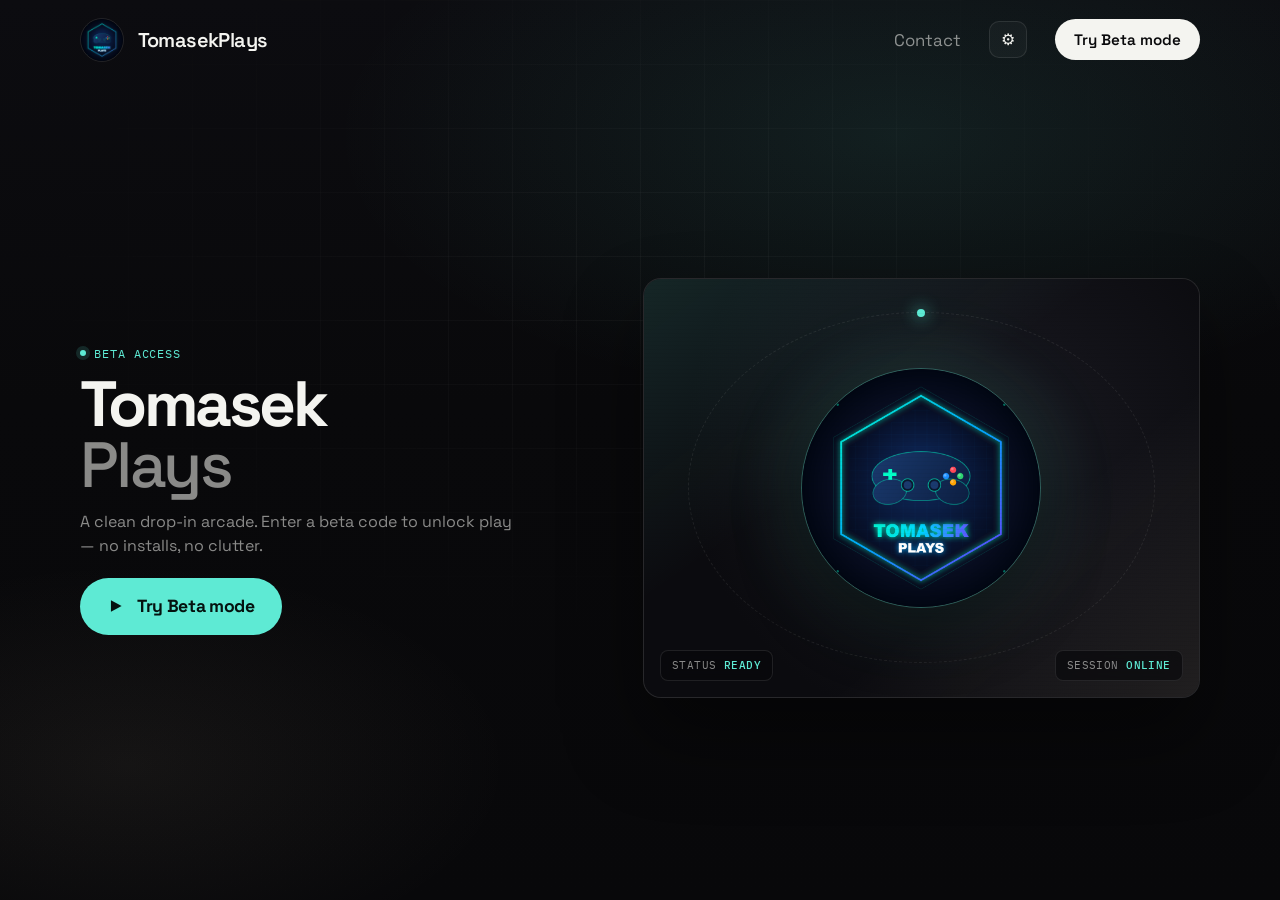
<file: index.html>
<!DOCTYPE html>
<html lang="en">
<head>
  <meta charset="UTF-8" />
  <meta name="viewport" content="width=device-width, initial-scale=1.0" />
  <title>TomasekPlays</title>
  <meta name="description" content="Tomasek Plays — jump in and play. Instant games, zero setup." />
  <link rel="icon" href="logo.png" type="image/png" />
  <link rel="preconnect" href="https://fonts.googleapis.com" />
  <link rel="preconnect" href="https://fonts.gstatic.com" crossorigin />
  <link href="https://fonts.googleapis.com/css2?family=Space+Grotesk:wght@400;500;600;700&family=IBM+Plex+Mono:wght@400;500&display=swap" rel="stylesheet" />
  <link rel="stylesheet" href="season.css" />
  <style>
    :root {
      --bg: #09090b;
      --bg-elevated: #111114;
      --ink: #f4f4f0;
      --muted: rgba(244, 244, 240, 0.55);
      --line: rgba(244, 244, 240, 0.1);
      --accent: #5eead4;
      --accent-dim: rgba(94, 234, 212, 0.14);
      --warm: #e8d5b7;
      --radius: 12px;
      --font: "Space Grotesk", system-ui, sans-serif;
      --mono: "IBM Plex Mono", ui-monospace, monospace;
    }

    * { box-sizing: border-box; margin: 0; padding: 0; }

    html, body {
      height: 100%;
      overflow: hidden;
    }

    body {
      font-family: var(--font);
      background: var(--bg);
      color: var(--ink);
      -webkit-font-smoothing: antialiased;
    }

    a { color: inherit; text-decoration: none; }

    /* Atmosphere */
    .atmosphere {
      position: fixed;
      inset: 0;
      pointer-events: none;
      z-index: 0;
      background:
        radial-gradient(ellipse 80% 55% at 70% 15%, rgba(94, 234, 212, 0.09), transparent 55%),
        radial-gradient(ellipse 60% 45% at 10% 85%, rgba(232, 213, 183, 0.06), transparent 50%),
        linear-gradient(180deg, #0c0c10 0%, var(--bg) 45%, #08080a 100%);
    }

    .grid-fade {
      position: fixed;
      inset: 0;
      pointer-events: none;
      z-index: 0;
      opacity: 0.35;
      background-image:
        linear-gradient(var(--line) 1px, transparent 1px),
        linear-gradient(90deg, var(--line) 1px, transparent 1px);
      background-size: 64px 64px;
      mask-image: radial-gradient(ellipse 70% 60% at 50% 30%, black 10%, transparent 70%);
      animation: gridDrift 28s linear infinite;
    }

    @keyframes gridDrift {
      from { background-position: 0 0, 0 0; }
      to { background-position: 0 64px, 64px 0; }
    }

    .wrap {
      position: relative;
      z-index: 1;
      width: min(1120px, calc(100% - 2.5rem));
      margin-inline: auto;
      height: 100%;
      display: flex;
      flex-direction: column;
    }

    main {
      flex: 1;
      min-height: 0;
      display: flex;
      flex-direction: column;
    }

    /* Nav */
    .nav {
      display: flex;
      align-items: center;
      justify-content: space-between;
      padding: 1.1rem 0;
      flex-shrink: 0;
      animation: rise 0.7s ease both;
    }

    .brand {
      display: inline-flex;
      align-items: center;
      gap: 0.85rem;
      font-weight: 600;
      letter-spacing: -0.03em;
      font-size: 1.25rem;
    }

    .brand img {
      width: 44px;
      height: 44px;
      border-radius: 50%;
      object-fit: cover;
      border: 1px solid var(--line);
      display: block;
      transition: transform 0.2s ease, box-shadow 0.2s ease;
    }

    .brand .yt-logo:hover img {
      transform: scale(1.06);
      box-shadow: 0 0 0 3px var(--accent-dim);
    }

    .nav-links {
      display: flex;
      align-items: center;
      gap: 1.75rem;
      font-size: 1.05rem;
      color: var(--muted);
    }

    .nav-links a:hover { color: var(--ink); }

    .nav-cta {
      display: inline-flex;
      align-items: center;
      gap: 0.45rem;
      padding: 0.7rem 1.2rem;
      border-radius: 999px;
      background: var(--ink);
      color: var(--bg);
      font-weight: 600;
      font-size: 0.95rem;
      border: none;
      cursor: pointer;
      font-family: inherit;
      transition: transform 0.2s ease, opacity 0.2s ease;
    }

    .nav-cta:hover { transform: translateY(-1px); opacity: 0.92; }

    button.btn-play {
      border: none;
      cursor: pointer;
      font-family: inherit;
    }

    /* Hero — one composition, one screen */
    .hero {
      flex: 1;
      min-height: 0;
      display: grid;
      grid-template-columns: 1fr 1.05fr;
      gap: 2rem;
      align-items: center;
      padding: 0.5rem 0 0.75rem;
    }

    .hero-copy {
      animation: rise 0.85s 0.08s ease both;
    }

    .eyebrow {
      display: inline-flex;
      align-items: center;
      gap: 0.5rem;
      font-family: var(--mono);
      font-size: 0.72rem;
      letter-spacing: 0.08em;
      text-transform: uppercase;
      color: var(--accent);
      margin-bottom: 0.85rem;
    }

    .eyebrow::before {
      content: "";
      width: 6px;
      height: 6px;
      border-radius: 50%;
      background: var(--accent);
      box-shadow: 0 0 0 4px var(--accent-dim);
      animation: pulseDot 2.2s ease-in-out infinite;
    }

    @keyframes pulseDot {
      0%, 100% { transform: scale(1); opacity: 1; }
      50% { transform: scale(0.85); opacity: 0.7; }
    }

    .brand-hero {
      font-size: clamp(2.4rem, 5.5vw, 4rem);
      font-weight: 700;
      letter-spacing: -0.055em;
      line-height: 0.95;
      margin-bottom: 0.85rem;
    }

    .brand-hero span {
      display: block;
      color: var(--muted);
      font-weight: 500;
      letter-spacing: -0.04em;
    }

    .lede {
      max-width: 28rem;
      font-size: 1rem;
      line-height: 1.5;
      color: var(--muted);
      margin-bottom: 1.25rem;
    }

    .cta-row {
      display: flex;
      flex-wrap: wrap;
      gap: 0.75rem;
      align-items: center;
    }

    .btn-play {
      display: inline-flex;
      align-items: center;
      gap: 0.65rem;
      padding: 0.9rem 1.35rem;
      border-radius: 999px;
      background: var(--accent);
      color: #04120f;
      font-weight: 700;
      font-size: 0.95rem;
      letter-spacing: -0.02em;
      transition: transform 0.2s ease, box-shadow 0.2s ease;
      box-shadow: 0 0 0 0 rgba(94, 234, 212, 0.35);
      animation: ctaGlow 3s ease-in-out infinite;
    }

    .cta-row .btn-play {
      padding: 1.1rem 1.7rem;
      font-size: 1.1rem;
      gap: 0.75rem;
    }

    .cta-row .btn-play svg { width: 18px; height: 18px; }

    .btn-play:hover {
      transform: translateY(-2px) scale(1.02);
      box-shadow: 0 12px 40px rgba(94, 234, 212, 0.25);
    }

    .btn-play svg { width: 16px; height: 16px; }

    @keyframes ctaGlow {
      0%, 100% { box-shadow: 0 0 0 0 rgba(94, 234, 212, 0.25); }
      50% { box-shadow: 0 0 0 8px rgba(94, 234, 212, 0); }
    }

    .btn-ghost {
      display: inline-flex;
      align-items: center;
      padding: 0.9rem 1.15rem;
      border-radius: 999px;
      border: 1px solid var(--line);
      background: transparent;
      color: var(--muted);
      font-size: 0.9rem;
      cursor: pointer;
      font-family: inherit;
      transition: color 0.2s ease, border-color 0.2s ease, background 0.2s ease;
    }

    .btn-ghost:hover {
      color: var(--ink);
      border-color: rgba(244, 244, 240, 0.25);
      background: rgba(255, 255, 255, 0.03);
    }

    .btn-cancel {
      display: inline-flex;
      align-items: center;
      justify-content: center;
      padding: 0.9rem 1.15rem;
      border-radius: 999px;
      border: 1px solid var(--line);
      background: rgba(255, 255, 255, 0.04);
      color: var(--muted);
      font-size: 0.9rem;
      font-weight: 500;
      cursor: pointer;
      font-family: inherit;
      transition: color 0.2s ease, border-color 0.2s ease, background 0.2s ease;
    }

    .btn-cancel:hover {
      color: var(--ink);
      background: rgba(255, 255, 255, 0.08);
    }

    .nav-link-btn {
      border: none;
      background: transparent;
      color: var(--muted);
      font: inherit;
      font-size: inherit;
      cursor: pointer;
      padding: 0;
    }

    .nav-link-btn:hover { color: var(--ink); }

    .nav-ico {
      border: 1px solid var(--line);
      background: rgba(255, 255, 255, 0.03);
      color: var(--ink);
      width: 2.35rem;
      height: 2.35rem;
      border-radius: 10px;
      cursor: pointer;
      font-size: 1rem;
      line-height: 1;
      display: inline-flex;
      align-items: center;
      justify-content: center;
      transition: background 0.2s ease, border-color 0.2s ease;
    }

    .nav-ico:hover {
      background: rgba(255, 255, 255, 0.07);
      border-color: rgba(244, 244, 240, 0.22);
    }

    .settings-row {
      display: flex;
      align-items: center;
      justify-content: space-between;
      gap: 1rem;
      padding: 0.85rem 0;
      border-top: 1px solid var(--line);
      border-bottom: 1px solid var(--line);
      margin-top: 0.75rem;
    }

    .settings-row span {
      display: block;
      font-weight: 600;
      font-size: 0.95rem;
    }

    .settings-row small {
      display: block;
      color: var(--muted);
      font-size: 0.78rem;
      margin-top: 0.15rem;
    }

    .settings-row select {
      font-family: inherit;
      font-size: 0.9rem;
      color: var(--ink);
      background: rgba(0, 0, 0, 0.35);
      border: 1px solid var(--line);
      border-radius: 8px;
      padding: 0.55rem 0.7rem;
      min-width: 9.5rem;
    }

    /* Visual stage */
    .hero-stage {
      position: relative;
      animation: rise 1s 0.18s ease both;
      isolation: isolate;
      min-height: 0;
      display: flex;
      align-items: center;
    }

    .hero-stage .stage-frame { width: 100%; }

    .stage-frame {
      position: relative;
      border-radius: 18px;
      overflow: hidden;
      border: 1px solid var(--line);
      background: var(--bg-elevated);
      height: min(52vh, 420px);
      max-height: 100%;
      aspect-ratio: auto;
      box-shadow:
        0 0 0 1px rgba(255, 255, 255, 0.03) inset,
        0 40px 80px rgba(0, 0, 0, 0.45);
    }

    .stage-bg {
      position: absolute;
      inset: 0;
      background:
        linear-gradient(145deg, rgba(94, 234, 212, 0.12), transparent 40%),
        linear-gradient(320deg, rgba(232, 213, 183, 0.1), transparent 35%),
        radial-gradient(circle at 60% 40%, #1a1a22 0%, #0b0b0f 70%);
    }

    .stage-scan {
      position: absolute;
      inset: 0;
      background: repeating-linear-gradient(
        0deg,
        transparent,
        transparent 3px,
        rgba(0, 0, 0, 0.08) 3px,
        rgba(0, 0, 0, 0.08) 4px
      );
      opacity: 0.4;
      pointer-events: none;
    }

    .logo-orb {
      position: absolute;
      top: 50%;
      left: 50%;
      width: min(58%, 240px);
      aspect-ratio: 1;
      transform: translate(-50%, -50%);
      border-radius: 50%;
      overflow: hidden;
      border: 1px solid rgba(94, 234, 212, 0.35);
      box-shadow:
        0 20px 60px rgba(0, 0, 0, 0.5),
        0 0 80px rgba(94, 234, 212, 0.2);
      animation: floatLogo 5.5s ease-in-out infinite;
    }

    .logo-orb img {
      width: 100%;
      height: 100%;
      object-fit: cover;
      display: block;
    }

    @keyframes floatLogo {
      0%, 100% { transform: translate(-50%, -50%); }
      50% { transform: translate(-50%, calc(-50% - 10px)); }
    }

    .hud {
      position: absolute;
      left: 1rem;
      right: 1rem;
      bottom: 1rem;
      display: flex;
      justify-content: space-between;
      gap: 0.75rem;
      font-family: var(--mono);
      font-size: 0.68rem;
      color: var(--muted);
      letter-spacing: 0.04em;
      text-transform: uppercase;
    }

    .hud-chip {
      padding: 0.45rem 0.7rem;
      border-radius: 8px;
      background: rgba(9, 9, 11, 0.65);
      border: 1px solid var(--line);
      backdrop-filter: blur(8px);
    }

    .hud-chip strong {
      color: var(--accent);
      font-weight: 500;
    }

    .orbit {
      position: absolute;
      inset: 8%;
      border: 1px dashed rgba(244, 244, 240, 0.08);
      border-radius: 50%;
      animation: spin 40s linear infinite;
      pointer-events: none;
    }

    .orbit::after {
      content: "";
      position: absolute;
      top: -4px;
      left: 50%;
      width: 8px;
      height: 8px;
      margin-left: -4px;
      border-radius: 50%;
      background: var(--accent);
      box-shadow: 0 0 16px var(--accent);
    }

    @keyframes spin {
      to { transform: rotate(360deg); }
    }

    .contact-email {
      display: flex;
      align-items: center;
      justify-content: space-between;
      gap: 0.75rem;
      flex-wrap: wrap;
      padding: 0.85rem 1rem;
      border-radius: 10px;
      border: 1px solid var(--line);
      background: rgba(0, 0, 0, 0.35);
      margin-bottom: 1rem;
      font-family: var(--mono);
      font-size: 0.85rem;
      color: var(--accent);
      word-break: break-all;
    }

    .copy-status {
      min-height: 1.2rem;
      margin-bottom: 0.75rem;
      font-size: 0.85rem;
      color: var(--accent);
    }

    @keyframes rise {
      from { opacity: 0; transform: translateY(16px); }
      to { opacity: 1; transform: translateY(0); }
    }

    /* Phone layout — specially tuned for small screens */
    body.is-phone {
      overflow: auto;
      height: auto;
      min-height: 100%;
      min-height: 100dvh;
      padding: env(safe-area-inset-top) env(safe-area-inset-right) env(safe-area-inset-bottom) env(safe-area-inset-left);
    }

    body.is-phone .wrap {
      width: min(100% - 1.25rem, 560px);
      height: auto;
      min-height: 100dvh;
    }

    body.is-phone .nav {
      padding: 0.85rem 0;
      gap: 0.5rem;
    }

    body.is-phone .brand { font-size: 1.05rem; gap: 0.55rem; }
    body.is-phone .brand img { width: 36px; height: 36px; }
    body.is-phone .nav-links { gap: 0.65rem; font-size: 0.9rem; }
    body.is-phone .nav-cta { padding: 0.55rem 0.85rem; font-size: 0.82rem; }
    body.is-phone .nav-ico { width: 2.1rem; height: 2.1rem; font-size: 0.9rem; }

    body.is-phone .hero {
      grid-template-columns: 1fr;
      grid-template-areas: "stage" "copy";
      gap: 1rem;
      padding: 0.35rem 0 1.25rem;
      align-items: start;
    }

    body.is-phone .hero-stage { grid-area: stage; order: -1; }
    body.is-phone .hero-copy { grid-area: copy; text-align: center; }

    body.is-phone .eyebrow { justify-content: center; margin-bottom: 0.55rem; font-size: 0.68rem; }
    body.is-phone .brand-hero { font-size: clamp(2.35rem, 11vw, 3.1rem); margin-bottom: 0.55rem; }
    body.is-phone .lede {
      margin-inline: auto;
      font-size: 0.95rem;
      margin-bottom: 1.1rem;
      max-width: 22rem;
    }

    body.is-phone .cta-row { justify-content: center; width: 100%; }
    body.is-phone .cta-row .btn-play {
      width: 100%;
      justify-content: center;
      padding: 1.05rem 1.25rem;
      font-size: 1.05rem;
      min-height: 52px;
    }

    body.is-phone .stage-frame {
      height: min(34vh, 240px);
      width: 100%;
      border-radius: 14px;
    }

    body.is-phone .logo-orb { width: min(46%, 140px); }
    body.is-phone .hud { font-size: 0.58rem; left: 0.65rem; right: 0.65rem; bottom: 0.65rem; }
    body.is-phone .hud-chip { padding: 0.35rem 0.5rem; }

    body.is-phone .beta-modal {
      width: min(100%, 420px);
      padding: 1.35rem;
      border-radius: 18px;
    }

    body.is-phone .beta-fields input {
      font-size: 1.15rem;
      padding: 0.9rem 1rem;
      min-height: 52px;
    }

    body.is-phone .beta-actions .btn-play,
    body.is-phone .beta-actions .btn-cancel {
      min-height: 48px;
      font-size: 0.95rem;
    }

    body.is-phone .device-pill {
      display: inline-flex;
    }

    .device-pill {
      display: none;
      align-items: center;
      gap: 0.35rem;
      font-family: var(--mono);
      font-size: 0.65rem;
      letter-spacing: 0.06em;
      text-transform: uppercase;
      color: var(--accent);
      border: 1px solid rgba(94, 234, 212, 0.3);
      background: var(--accent-dim);
      border-radius: 999px;
      padding: 0.3rem 0.55rem;
    }

    /* Narrow PC window still stacks, but keeps PC styling */
    @media (max-width: 860px) {
      body.is-pc {
        overflow: auto;
        height: auto;
        min-height: 100%;
        min-height: 100dvh;
      }
      body.is-pc .wrap { height: auto; min-height: 100dvh; }
      body.is-pc .hero {
        grid-template-columns: 1fr;
        gap: 1.25rem;
        padding: 0.75rem 0;
      }
      body.is-pc .brand-hero { font-size: clamp(2.2rem, 10vw, 3rem); }
      body.is-pc .stage-frame { height: min(38vh, 280px); width: 100%; }
    }

    /* Beta gate */
    .beta-overlay {
      position: fixed;
      inset: 0;
      z-index: 100;
      display: flex;
      align-items: center;
      justify-content: center;
      padding: 1.25rem;
      background: rgba(5, 5, 8, 0.72);
      backdrop-filter: blur(10px);
      opacity: 0;
      visibility: hidden;
      pointer-events: none;
      transition: opacity 0.35s ease, visibility 0.35s ease;
    }

    .beta-overlay.open {
      opacity: 1;
      visibility: visible;
      pointer-events: auto;
    }

    .beta-modal {
      width: min(420px, 100%);
      padding: 1.75rem;
      border-radius: 16px;
      border: 1px solid var(--line);
      background: linear-gradient(160deg, rgba(94, 234, 212, 0.08), transparent 42%), var(--bg-elevated);
      box-shadow: 0 30px 80px rgba(0, 0, 0, 0.55);
      transform: translateY(18px) scale(0.94);
      opacity: 0;
      transition: transform 0.45s cubic-bezier(0.22, 1, 0.36, 1), opacity 0.35s ease, border-color 0.3s ease, box-shadow 0.3s ease;
    }

    .beta-overlay.open .beta-modal {
      transform: translateY(0) scale(1);
      opacity: 1;
    }

    .beta-modal.shake {
      animation: modalShake 0.45s ease;
    }

    .beta-modal.unlock {
      animation: modalUnlock 0.85s cubic-bezier(0.22, 1, 0.36, 1) forwards;
      border-color: rgba(94, 234, 212, 0.65);
      box-shadow: 0 0 0 1px rgba(94, 234, 212, 0.25), 0 30px 80px rgba(94, 234, 212, 0.2);
    }

    .admin-shell {
      width: min(920px, 100%);
      max-height: min(92vh, 900px);
      overflow: auto;
      padding: 1.5rem 1.6rem 1.25rem;
      border-radius: 18px;
      border: 1px solid var(--line);
      background:
        radial-gradient(ellipse 70% 50% at 10% 0%, rgba(94, 234, 212, 0.12), transparent 55%),
        linear-gradient(165deg, #141418 0%, var(--bg-elevated) 55%, #0c0c10 100%);
      box-shadow: 0 40px 100px rgba(0, 0, 0, 0.6);
      transform: translateY(18px) scale(0.96);
      opacity: 0;
      transition: transform 0.45s cubic-bezier(0.22, 1, 0.36, 1), opacity 0.35s ease;
    }

    .beta-overlay.open .admin-shell {
      transform: translateY(0) scale(1);
      opacity: 1;
    }

    .admin-top {
      display: flex;
      align-items: flex-start;
      justify-content: space-between;
      gap: 1rem;
      margin-bottom: 1.25rem;
      padding-bottom: 1rem;
      border-bottom: 1px solid var(--line);
    }

    .admin-top h2 {
      font-size: clamp(1.6rem, 3vw, 2.1rem);
      letter-spacing: -0.04em;
      margin: 0 0 0.25rem;
    }

    .admin-top p {
      margin: 0;
      color: var(--muted);
      font-size: 0.92rem;
    }

    .admin-grid {
      display: grid;
      grid-template-columns: repeat(2, minmax(0, 1fr));
      gap: 1rem;
    }

    .admin-block {
      display: grid;
      gap: 0.65rem;
      padding: 1rem 1.05rem;
      border-radius: 12px;
      border: 1px solid var(--line);
      background: rgba(255, 255, 255, 0.02);
    }

    .admin-block h3 {
      font-size: 0.95rem;
      letter-spacing: -0.02em;
      font-weight: 600;
    }

    .admin-block label {
      display: grid;
      gap: 0.3rem;
      font-family: var(--mono);
      font-size: 0.65rem;
      letter-spacing: 0.06em;
      text-transform: uppercase;
      color: var(--muted);
    }

    .admin-block input {
      width: 100%;
      padding: 0.7rem 0.8rem;
      border-radius: 10px;
      border: 1px solid var(--line);
      background: rgba(0, 0, 0, 0.35);
      color: var(--ink);
      font-family: var(--font);
      font-size: 0.95rem;
    }

    .admin-block input:focus {
      outline: none;
      border-color: rgba(94, 234, 212, 0.55);
      box-shadow: 0 0 0 3px var(--accent-dim);
    }

    .admin-block .btn-play {
      justify-self: start;
      margin-top: 0.15rem;
    }

    .admin-status {
      min-height: 1.25rem;
      margin-top: 1rem;
      font-family: var(--mono);
      font-size: 0.78rem;
      color: var(--muted);
    }

    .admin-status.ok { color: var(--accent); }
    .admin-status.err { color: #f87171; }

    .install-steps {
      list-style: none;
      display: grid;
      gap: 0.75rem;
      margin: 0 0 1.15rem;
      padding: 0;
      counter-reset: step;
    }

    .install-steps li {
      position: relative;
      padding: 0.85rem 0.9rem 0.85rem 2.75rem;
      border-radius: 12px;
      border: 1px solid var(--line);
      background: rgba(255, 255, 255, 0.03);
      color: var(--ink);
      font-size: 0.95rem;
      line-height: 1.45;
    }

    .install-steps li::before {
      counter-increment: step;
      content: counter(step);
      position: absolute;
      left: 0.75rem;
      top: 0.85rem;
      width: 1.45rem;
      height: 1.45rem;
      border-radius: 999px;
      display: grid;
      place-items: center;
      font-family: var(--mono);
      font-size: 0.7rem;
      font-weight: 500;
      color: var(--accent);
      background: var(--accent-dim);
      border: 1px solid rgba(94, 234, 212, 0.3);
    }

    .install-steps strong {
      color: var(--accent);
      font-weight: 600;
    }

    @media (max-width: 720px) {
      .admin-grid { grid-template-columns: 1fr; }
      .admin-top { flex-direction: column; }
    }

    @keyframes modalShake {
      0%, 100% { transform: translateX(0); }
      20% { transform: translateX(-8px); }
      40% { transform: translateX(8px); }
      60% { transform: translateX(-6px); }
      80% { transform: translateX(4px); }
    }

    @keyframes modalUnlock {
      0% { transform: scale(1); }
      35% { transform: scale(1.04); }
      70% { transform: scale(0.98); opacity: 1; }
      100% { transform: scale(1.08); opacity: 0; }
    }

    .beta-overlay.closing {
      opacity: 0;
      transition: opacity 0.4s ease;
    }

    .beta-modal h2 {
      font-size: 1.35rem;
      letter-spacing: -0.03em;
      margin-bottom: 0.4rem;
    }

    .beta-modal > p {
      color: var(--muted);
      font-size: 0.92rem;
      line-height: 1.5;
      margin-bottom: 1.25rem;
    }

    .beta-fields {
      display: grid;
      gap: 0.75rem;
      margin-bottom: 1rem;
    }

    .beta-fields label {
      display: grid;
      gap: 0.35rem;
      font-family: var(--mono);
      font-size: 0.68rem;
      letter-spacing: 0.06em;
      text-transform: uppercase;
      color: var(--muted);
    }

    .beta-fields input {
      width: 100%;
      padding: 0.75rem 0.85rem;
      border-radius: 10px;
      border: 1px solid var(--line);
      background: rgba(0, 0, 0, 0.35);
      color: var(--ink);
      font-family: var(--mono);
      font-size: 1rem;
      letter-spacing: 0.12em;
      outline: none;
      transition: border-color 0.2s ease, box-shadow 0.2s ease, background 0.3s ease;
    }

    .beta-fields input:focus {
      border-color: rgba(94, 234, 212, 0.55);
      box-shadow: 0 0 0 3px var(--accent-dim);
    }

    .beta-fields input.ok {
      border-color: rgba(94, 234, 212, 0.8);
      background: rgba(94, 234, 212, 0.12);
      box-shadow: 0 0 0 4px var(--accent-dim);
      animation: codePulse 0.7s ease;
    }

    @keyframes codePulse {
      0% { transform: scale(1); }
      40% { transform: scale(1.03); }
      100% { transform: scale(1); }
    }

    .beta-error {
      min-height: 1.2rem;
      margin-bottom: 0.85rem;
      font-size: 0.85rem;
      color: #f87171;
    }

    .beta-error.ok-msg {
      color: var(--accent);
    }

    .beta-actions {
      display: flex;
      gap: 0.65rem;
      flex-wrap: wrap;
    }

    .beta-actions .btn-play,
    .beta-actions .btn-cancel {
      flex: 1;
      justify-content: center;
      min-width: 120px;
    }

    /* Fullscreen unlock flash after correct code */
    .unlock-flash {
      position: fixed;
      inset: 0;
      z-index: 120;
      pointer-events: none;
      opacity: 0;
      background:
        radial-gradient(circle at 50% 45%, rgba(94, 234, 212, 0.35), transparent 55%),
        rgba(9, 9, 11, 0.55);
    }

    .unlock-flash.go {
      animation: unlockFlash 0.9s ease forwards;
    }

    @keyframes unlockFlash {
      0% { opacity: 0; transform: scale(1.05); }
      35% { opacity: 1; transform: scale(1); }
      100% { opacity: 0; transform: scale(0.98); }
    }

    .unlock-badge {
      position: fixed;
      left: 50%;
      top: 46%;
      z-index: 121;
      transform: translate(-50%, -40%) scale(0.8);
      opacity: 0;
      pointer-events: none;
      font-family: var(--mono);
      font-size: 0.85rem;
      letter-spacing: 0.12em;
      text-transform: uppercase;
      color: var(--accent);
      padding: 0.85rem 1.25rem;
      border-radius: 999px;
      border: 1px solid rgba(94, 234, 212, 0.45);
      background: rgba(9, 9, 11, 0.85);
      box-shadow: 0 0 40px rgba(94, 234, 212, 0.25);
    }

    .unlock-badge.go {
      animation: unlockBadge 0.9s cubic-bezier(0.22, 1, 0.36, 1) forwards;
    }

    @keyframes unlockBadge {
      0% { opacity: 0; transform: translate(-50%, -40%) scale(0.8); }
      40% { opacity: 1; transform: translate(-50%, -50%) scale(1.05); }
      100% { opacity: 0; transform: translate(-50%, -60%) scale(1); }
    }

    /* Hidden apps — address bar always stays on tomasekplays.com */
    .app-frame {
      position: fixed;
      inset: 0;
      width: 100%;
      height: 100%;
      border: 0;
      z-index: 200;
      background: var(--bg);
      display: none;
    }

    body.app-open .app-frame { display: block; }
    body.app-open .atmosphere,
    body.app-open .grid-fade,
    body.app-open .wrap,
    body.app-open .unlock-flash,
    body.app-open .unlock-badge,
    body.app-open .beta-overlay:not(#adminGate) {
      display: none !important;
    }
    /* Admin GUI sits above the arcade iframe */
    body.app-open #adminGate {
      z-index: 300;
    }
  </style>
</head>
<body>
  <iframe class="app-frame" id="appFrame" title="TomasekPlays" src="about:blank" allow="fullscreen; gamepad; autoplay"></iframe>
  <div class="season-fx" id="seasonFx" aria-hidden="true"></div>
  <div class="atmosphere" aria-hidden="true"></div>
  <div class="grid-fade" aria-hidden="true"></div>

  <div class="wrap">
    <header class="nav">
      <div class="brand">
        <a class="yt-logo" href="https://www.youtube.com/@TomasekPlays" target="_blank" rel="noopener noreferrer" title="TomasekPlays on YouTube">
          <img src="logo.png" alt="TomasekPlays YouTube" width="44" height="44" />
        </a>
        <a href="/" id="brandTitle">TomasekPlays</a>
      </div>
      <nav class="nav-links" aria-label="Primary" data-i18n-aria="nav.primary">
        <span class="device-pill" id="devicePill">Phone</span>
        <button type="button" class="nav-link-btn" onclick="openContact()" data-i18n="nav.contact">Contact</button>
        <button type="button" class="nav-ico" id="openSettings" title="Settings" data-i18n-title="nav.settings" aria-label="Settings">⚙</button>
        <button type="button" class="nav-cta" onclick="openBetaGate()" data-i18n="nav.beta">Try Beta mode</button>
      </nav>
    </header>

    <main>
      <section class="hero" aria-labelledby="brand-title">
        <div class="hero-copy">
          <p class="eyebrow" data-i18n="hero.eyebrow">Beta access</p>
          <h1 class="brand-hero" id="brand-title">
            Tomasek
            <span>Plays</span>
          </h1>
          <p class="lede" data-i18n="hero.lede">
            A clean drop-in arcade. Enter a beta code to unlock play — no installs, no clutter.
          </p>
          <div class="cta-row">
            <button type="button" class="btn-play" onclick="openBetaGate()">
              <svg viewBox="0 0 16 16" fill="currentColor" aria-hidden="true">
                <path d="M3.5 2.8v10.4L13 8 3.5 2.8z" />
              </svg>
              <span data-i18n="hero.cta">Try Beta mode</span>
            </button>
          </div>
        </div>

        <div class="hero-stage" aria-hidden="true">
          <div class="stage-frame">
            <div class="stage-bg"></div>
            <div class="orbit"></div>
            <div class="logo-orb">
              <img src="logo.png" alt="" />
            </div>
            <div class="stage-scan"></div>
            <div class="hud">
              <span class="hud-chip"><span data-i18n="hud.status">status</span> <strong data-i18n="hud.ready">ready</strong></span>
              <span class="hud-chip"><span data-i18n="hud.session">session</span> <strong data-i18n="hud.online">online</strong></span>
            </div>
          </div>
        </div>
      </section>
    </main>
  </div>

  <div class="beta-overlay" id="settingsGate" role="dialog" aria-modal="true" aria-labelledby="settingsTitle">
    <div class="beta-modal" style="width:min(440px,100%)">
      <h2 id="settingsTitle" data-i18n="settings.title">Settings</h2>
      <p data-i18n="settings.lead">Saved on this device.</p>
      <div class="settings-row">
        <div>
          <span data-i18n="settings.lang">Language</span>
          <small data-i18n="settings.langHint">Site & arcade text</small>
        </div>
        <select id="langSelect"></select>
      </div>
      <div class="beta-actions" style="margin-top:1rem">
        <button type="button" class="btn-play" id="closeSettings" data-i18n="settings.done" style="flex:1;justify-content:center">Done</button>
      </div>
    </div>
  </div>

  <div class="beta-overlay" id="betaGate" role="dialog" aria-modal="true" aria-labelledby="betaTitle">
    <div class="beta-modal" id="betaModal">
      <h2 id="betaTitle" data-i18n="beta.title">Try Beta mode</h2>
      <p data-i18n="beta.lead">Enter a beta code to unlock the games.</p>
      <form class="beta-fields" id="betaForm" autocomplete="off" onsubmit="return submitBeta(event)">
        <label>
          <span data-i18n="beta.label">Beta code</span>
          <input id="betaCode" name="code" inputmode="numeric" maxlength="8" placeholder="Enter code" data-i18n-placeholder="beta.placeholder" required />
        </label>
        <p class="beta-error" id="betaError" aria-live="polite"></p>
        <div class="beta-actions">
          <button type="button" class="btn-cancel" onclick="closeBetaGate()" data-i18n="beta.cancel">Cancel</button>
          <button type="submit" class="btn-play" id="betaSubmit" data-i18n="beta.submit">Try Beta mode</button>
        </div>
      </form>
    </div>
  </div>

  <div class="unlock-flash" id="unlockFlash" aria-hidden="true"></div>
  <div class="unlock-badge" id="unlockBadge" aria-hidden="true" data-i18n="unlock.badge">Access unlocked</div>

  <div class="beta-overlay" id="contactGate" role="dialog" aria-modal="true" aria-labelledby="contactTitle">
    <div class="beta-modal">
      <h2 id="contactTitle" data-i18n="contact.title">Contact</h2>
      <p data-i18n="contact.lead">Business inquiries, collabs, or feedback.</p>
      <div class="contact-email" id="contactEmail">tomasekplays.business@outlook.com</div>
      <p class="copy-status" id="copyStatus" aria-live="polite"></p>
      <div class="beta-actions">
        <button type="button" class="btn-cancel" onclick="closeContact()" data-i18n="contact.close">Close</button>
        <button type="button" class="btn-play" id="copyBtn" onclick="copyContactEmail()" data-i18n="contact.copy">Copy to clipboard</button>
      </div>
    </div>
  </div>

  <div class="beta-overlay" id="redeemGate" role="dialog" aria-modal="true" aria-labelledby="redeemTitle">
    <div class="beta-modal" id="redeemModal">
      <h2 id="redeemTitle" data-i18n="redeem.title">Redeem</h2>
      <p data-i18n="redeem.lead">Enter a code.</p>
      <form class="beta-fields" id="redeemForm" autocomplete="off" onsubmit="return submitRedeem(event)">
        <label>
          <span data-i18n="redeem.label">Code</span>
          <input id="redeemCode" name="code" maxlength="32" placeholder="Enter code" data-i18n-placeholder="redeem.placeholder" autocapitalize="characters" autocomplete="off" spellcheck="false" required style="text-transform:uppercase" />
        </label>
        <p class="beta-error" id="redeemError" aria-live="polite"></p>
        <div class="beta-actions">
          <button type="button" class="btn-cancel" onclick="closeRedeemGate()" data-i18n="redeem.cancel">Cancel</button>
          <button type="submit" class="btn-play" id="redeemSubmit" data-i18n="redeem.submit">Redeem</button>
        </div>
      </form>
    </div>
  </div>

  <div class="beta-overlay" id="homescreenGate" role="dialog" aria-modal="true" aria-labelledby="homescreenTitle">
    <div class="beta-modal" id="homescreenModal" style="width:min(460px,100%)">
      <h2 id="homescreenTitle" data-i18n="hs.title">Add to Home Screen</h2>
      <p id="homescreenLead" data-i18n="hs.lead">Put TomasekPlays on your phone like an app.</p>
      <ol id="homescreenSteps" class="install-steps"></ol>
      <div class="beta-actions">
        <button type="button" class="btn-cancel" onclick="closeHomescreenGate()" data-i18n="hs.close">Close</button>
        <button type="button" class="btn-play" onclick="closeHomescreenGate()" data-i18n="hs.gotit">Got it</button>
      </div>
    </div>
  </div>

  <div class="beta-overlay" id="downloadHelpGate" role="dialog" aria-modal="true" aria-labelledby="downloadHelpTitle">
    <div class="beta-modal" id="downloadHelpModal" style="width:min(480px,100%)">
      <h2 id="downloadHelpTitle" data-i18n="dl.title">Owners download</h2>
      <p id="downloadHelpLead" data-i18n="dl.lead">Downloaded as a zip so Chrome won’t block it.</p>
      <ol class="install-steps">
        <li id="downloadHelpStep1">Open <strong id="downloadHelpFile">TomasekPlays-Owners.zip</strong> and extract it.</li>
        <li data-i18n-html="dl.2">Run <strong>TomasekPlays-Owners.exe</strong> inside the folder.</li>
        <li data-i18n-html="dl.3">If Windows asks → <strong>More info</strong> → <strong>Run anyway</strong>.</li>
      </ol>
      <div class="beta-actions">
        <button type="button" class="btn-cancel" onclick="closeDownloadHelp()" data-i18n="dl.close">Close</button>
        <button type="button" class="btn-play" onclick="closeDownloadHelp()" data-i18n="dl.gotit">Got it</button>
      </div>
    </div>
  </div>

  <div class="beta-overlay" id="adminGate" role="dialog" aria-modal="true" aria-labelledby="adminTitle">
    <div class="admin-shell" id="adminShell">
      <div class="admin-top">
        <div>
          <h2 id="adminTitle">Courier Town</h2>
          <p>Remote control — live servers</p>
        </div>
        <button type="button" class="btn-cancel" onclick="closeAdminGate()">Close</button>
      </div>
      <div class="admin-grid">
        <section class="admin-block">
          <h3>Announce</h3>
          <label>Message <input id="adminAnnounce" maxlength="200" placeholder="Message to all players" /></label>
          <button type="button" class="btn-play" onclick="adminSend('announce')">Send</button>
        </section>
        <section class="admin-block">
          <h3>Kick</h3>
          <label>Username <input id="adminKickUser" maxlength="40" placeholder="Player username" /></label>
          <label>Reason <input id="adminKickReason" maxlength="120" placeholder="Optional" /></label>
          <button type="button" class="btn-play" onclick="adminSend('kick')">Kick</button>
        </section>
        <section class="admin-block">
          <h3>Give cash</h3>
          <label>Username <input id="adminCashUser" maxlength="40" placeholder="Player username" /></label>
          <label>Amount <input id="adminCashAmount" type="number" min="1" max="1000000" placeholder="1000" /></label>
          <button type="button" class="btn-play" onclick="adminSend('giveCash')">Give</button>
        </section>
        <section class="admin-block">
          <h3>Restart servers</h3>
          <p style="margin:0;color:var(--muted);font-size:0.9rem;line-height:1.45">Soft-restarts all live Courier Town servers.</p>
          <button type="button" class="btn-play" onclick="adminSend('restart')">Restart</button>
        </section>
      </div>
      <p class="admin-status" id="adminStatus" aria-live="polite"></p>
    </div>
  </div>

  <script src="i18n.js"></script>
  <script>
    const BETA_CODES = ["4949", "148", "312"];
    const BETA_KEY = "tomasekBetaUnlocked";
    const CONTACT_EMAIL = "tomasekplays.business@outlook.com";
    const ADMIN_API = "https://tomasekplays-admin.tomasekplays.workers.dev";
    const ADMIN_TOKEN_KEY = "tomasekAdminToken";
    const I18n = window.TomasekI18n;
    function t(key, vars) { return I18n ? I18n.t(key, vars) : key; }
    const REDEEM_CODES = {
      ONE4EXES: {
        type: "download",
        href: "https://tomasekplays.com/downloads/TomasekPlays.zip",
        filename: "TomasekPlays.zip",
        okKey: "redeem.okDownload"
      },
      ONE4APP: {
        type: "homescreen",
        okKey: "redeem.okHomescreen"
      },
      CHRISTMAS: {
        type: "season"
      },
      ONE4BETAEXES: {
        type: "download",
        href: "https://tomasekplays.com/downloads/TomasekPlays-Owners.zip",
        filename: "TomasekPlays-Owners.zip",
        okKey: "redeem.okOwners",
        smartScreenHelp: true
      },
      MORSECODE: {
        type: "opentab",
        href: "morse.html",
        okKey: "redeem.okMorse"
      }
    };
    let betaBusy = false;
    let adminBusy = false;

    function detectDevice() {
      const ua = navigator.userAgent || "";
      const mobileUA = /Android|webOS|iPhone|iPod|BlackBerry|IEMobile|Opera Mini|Mobile/i.test(ua);
      const iPad = /iPad/i.test(ua) || (navigator.platform === "MacIntel" && navigator.maxTouchPoints > 1);
      const narrow = window.matchMedia("(max-width: 820px)").matches;
      const touch = navigator.maxTouchPoints > 0 || "ontouchstart" in window;
      // Phones (and phone-like narrow touch devices) get the special mobile layout
      if (mobileUA && !iPad) return "phone";
      if (touch && narrow && !iPad) return "phone";
      return "pc";
    }

    function applyDevice() {
      const kind = detectDevice();
      document.body.classList.toggle("is-phone", kind === "phone");
      document.body.classList.toggle("is-pc", kind === "pc");
      try { localStorage.setItem("tomasekDevice", kind === "phone" ? "mobile" : "pc"); } catch (_) {}
      const pill = document.getElementById("devicePill");
      if (pill) pill.textContent = kind === "phone" ? t("device.phone") : t("device.pc");
    }

    applyDevice();
    window.addEventListener("resize", () => { applyDevice(); });
    window.addEventListener("orientationchange", () => { applyDevice(); });

    function normalizeRedeemCode(raw) {
      return String(raw || "").toUpperCase().replace(/[^A-Z0-9]/g, "");
    }

    function forceRedeemCaps(input) {
      if (!input) return;
      const start = input.selectionStart;
      const end = input.selectionEnd;
      const next = String(input.value || "").toUpperCase();
      if (input.value !== next) {
        input.value = next;
        try { input.setSelectionRange(start, end); } catch (_) {}
      }
    }

    function openBetaGate() {
      if (betaBusy) return;
      if (sessionStorage.getItem(BETA_KEY) === "1") {
        playUnlockThenGo();
        return;
      }
      closeContact();
      closeRedeemGate();
      closeAdminGate();
      closeHomescreenGate();
      closeSettings();
      const gate = document.getElementById("betaGate");
      const modal = document.getElementById("betaModal");
      const err = document.getElementById("betaError");
      const input = document.getElementById("betaCode");
      err.textContent = "";
      err.classList.remove("ok-msg");
      input.classList.remove("ok");
      input.value = "";
      modal.classList.remove("shake", "unlock");
      gate.classList.remove("closing");
      gate.classList.add("open");
      setTimeout(() => input.focus(), 280);
    }

    function closeBetaGate() {
      if (betaBusy) return;
      const gate = document.getElementById("betaGate");
      gate.classList.remove("open");
    }

    function openRedeemGate() {
      if (betaBusy) return;
      closeBetaGate();
      closeContact();
      closeAdminGate();
      closeHomescreenGate();
      closeDownloadHelp();
      closeSettings();
      const gate = document.getElementById("redeemGate");
      const modal = document.getElementById("redeemModal");
      const err = document.getElementById("redeemError");
      const input = document.getElementById("redeemCode");
      err.textContent = "";
      err.classList.remove("ok-msg");
      input.classList.remove("ok");
      input.value = "";
      modal.classList.remove("shake", "unlock");
      document.getElementById("redeemSubmit").disabled = false;
      gate.classList.add("open");
      setTimeout(() => input.focus(), 280);
    }

    function closeRedeemGate() {
      document.getElementById("redeemGate").classList.remove("open");
    }

    function closeHomescreenGate() {
      document.getElementById("homescreenGate").classList.remove("open");
    }

    function closeDownloadHelp() {
      document.getElementById("downloadHelpGate").classList.remove("open");
    }

    function openDownloadHelp(filename) {
      closeRedeemGate();
      closeHomescreenGate();
      closeAdminGate();
      closeContact();
      const name = filename || "TomasekPlays.exe";
      const fileEl = document.getElementById("downloadHelpFile");
      if (fileEl) fileEl.textContent = name;
      const step1 = document.getElementById("downloadHelpStep1");
      if (step1) step1.innerHTML = t("dl.1", { file: name });
      document.getElementById("downloadHelpGate").classList.add("open");
    }

    function openHomescreenGuide() {
      closeRedeemGate();
      closeBetaGate();
      closeContact();
      closeAdminGate();

      const ua = navigator.userAgent || "";
      const isIOS = /iPhone|iPad|iPod/i.test(ua) || (navigator.platform === "MacIntel" && navigator.maxTouchPoints > 1);
      const isAndroid = /Android/i.test(ua);
      const lead = document.getElementById("homescreenLead");
      const steps = document.getElementById("homescreenSteps");

      if (isIOS) {
        lead.textContent = t("hs.iosLead");
        steps.innerHTML = `<li>${t("hs.ios.1")}</li><li>${t("hs.ios.2")}</li><li>${t("hs.ios.3")}</li><li>${t("hs.ios.4")}</li>`;
      } else if (isAndroid) {
        lead.textContent = t("hs.androidLead");
        steps.innerHTML = `<li>${t("hs.android.1")}</li><li>${t("hs.android.2")}</li><li>${t("hs.android.3")}</li><li>${t("hs.android.4")}</li>`;
      } else {
        lead.textContent = t("hs.otherLead");
        steps.innerHTML = `<li>${t("hs.other.1")}</li><li>${t("hs.other.2")}</li><li>${t("hs.other.3")}</li><li>${t("hs.other.4")}</li>`;
      }

      document.getElementById("homescreenGate").classList.add("open");
    }

    function closeAdminGate() {
      const gate = document.getElementById("adminGate");
      if (gate) gate.classList.remove("open");
    }

    function openAdminGate() {
      closeRedeemGate();
      closeBetaGate();
      closeContact();
      closeHomescreenGate();
      closeDownloadHelp();
      closeSettings();
      const status = document.getElementById("adminStatus");
      if (status) {
        status.textContent = "";
        status.className = "admin-status";
      }
      document.getElementById("adminGate").classList.add("open");
    }

    function runRedeemDownload(reward) {
      const err = document.getElementById("redeemError");
      const input = document.getElementById("redeemCode");
      const modal = document.getElementById("redeemModal");
      err.textContent = (reward.okKey ? t(reward.okKey) : reward.ok) || `Downloading ${reward.filename}…`;
      err.classList.add("ok-msg");
      input.classList.add("ok");
      modal.classList.add("unlock");
      document.getElementById("redeemSubmit").disabled = true;

      // Zip downloads avoid Chrome blocking .exe. Navigate so the browser treats it as a normal file save.
      const bust = `v=${Date.now()}`;
      const url = reward.href + (reward.href.indexOf("?") >= 0 ? "&" : "?") + bust;
      const a = document.createElement("a");
      a.href = url;
      a.download = reward.filename;
      a.rel = "noopener";
      document.body.appendChild(a);
      a.click();
      a.remove();
      // Fallback if the click is ignored
      setTimeout(() => {
        try {
          const iframe = document.createElement("iframe");
          iframe.style.display = "none";
          iframe.src = url;
          document.body.appendChild(iframe);
          setTimeout(() => iframe.remove(), 60000);
        } catch (_) {}
      }, 400);

      if (reward.smartScreenHelp) {
        setTimeout(() => openDownloadHelp(reward.filename), 700);
      } else {
        setTimeout(() => closeRedeemGate(), 1600);
      }
    }

    async function tryAdminAuth(code) {
      if (!ADMIN_API) {
        return { ok: false, reason: "not_configured" };
      }
      try {
        const res = await fetch(`${ADMIN_API.replace(/\/$/, "")}/auth`, {
          method: "POST",
          headers: { "Content-Type": "application/json" },
          body: JSON.stringify({ code })
        });
        const data = await res.json().catch(() => ({}));
        if (!res.ok || !data.token) {
          return { ok: false, reason: "wrong_code" };
        }
        sessionStorage.setItem(ADMIN_TOKEN_KEY, data.token);
        return { ok: true };
      } catch (_) {
        return { ok: false, reason: "network" };
      }
    }

    async function adminSend(action) {
      if (adminBusy) return;
      const status = document.getElementById("adminStatus");
      const token = sessionStorage.getItem(ADMIN_TOKEN_KEY);
      if (!ADMIN_API || !token) {
        status.className = "admin-status err";
        status.textContent = "Session expired. Redeem the code again.";
        return;
      }

      const body = { action };
      if (action === "announce") {
        body.text = document.getElementById("adminAnnounce").value.trim();
      } else if (action === "kick") {
        body.target = document.getElementById("adminKickUser").value.trim();
        body.text = document.getElementById("adminKickReason").value.trim();
      } else if (action === "giveCash") {
        body.target = document.getElementById("adminCashUser").value.trim();
        body.amount = Number(document.getElementById("adminCashAmount").value);
      } else if (action === "restart") {
        if (!confirm("Restart all Courier Town servers?")) return;
      }

      adminBusy = true;
      status.className = "admin-status";
      status.textContent = "Sending…";
      try {
        const res = await fetch(`${ADMIN_API.replace(/\/$/, "")}/command`, {
          method: "POST",
          headers: {
            "Content-Type": "application/json",
            Authorization: `Bearer ${token}`
          },
          body: JSON.stringify(body)
        });
        const data = await res.json().catch(() => ({}));
        if (!res.ok) {
          status.className = "admin-status err";
          status.textContent = data.error === "unknown_user"
            ? "Player not found."
            : data.error === "unauthorized"
              ? "Session expired. Redeem again."
              : `Failed (${data.error || res.status}).`;
          return;
        }
        status.className = "admin-status ok";
        status.textContent = action === "restart"
          ? "Restart requested."
          : "Sent to live servers.";
      } catch (_) {
        status.className = "admin-status err";
        status.textContent = "Network error.";
      } finally {
        adminBusy = false;
      }
    }

    function submitRedeem(event) {
      event.preventDefault();
      if (betaBusy) return false;

      const modal = document.getElementById("redeemModal");
      const err = document.getElementById("redeemError");
      const input = document.getElementById("redeemCode");
      forceRedeemCaps(input);
      const entered = normalizeRedeemCode(input.value);
      const reward = REDEEM_CODES[entered];

      if (reward && reward.type === "download") {
        runRedeemDownload(reward);
        return false;
      }

      if (reward && reward.type === "webapp") {
        err.textContent = reward.ok || "This website is the app — always updated.";
        err.classList.add("ok-msg");
        input.classList.add("ok");
        modal.classList.add("unlock");
        document.getElementById("redeemSubmit").disabled = true;
        setTimeout(() => {
          document.getElementById("redeemSubmit").disabled = false;
          closeRedeemGate();
        }, 1800);
        return false;
      }

      if (reward && reward.type === "homescreen") {
        err.textContent = reward.okKey ? t(reward.okKey) : reward.ok;
        err.classList.add("ok-msg");
        document.getElementById("redeemSubmit").disabled = true;
        setTimeout(() => {
          document.getElementById("redeemSubmit").disabled = false;
          openHomescreenGuide();
        }, 350);
        return false;
      }

      if (reward && reward.type === "opentab") {
        err.textContent = reward.okKey ? t(reward.okKey) : (reward.ok || "Opening…");
        err.classList.add("ok-msg");
        input.classList.add("ok");
        modal.classList.add("unlock");
        document.getElementById("redeemSubmit").disabled = true;
        // Open in the same user gesture so the browser doesn’t block the popup.
        let opened = null;
        try {
          opened = window.open(reward.href || "morse.html", "_blank", "noopener,noreferrer");
        } catch (_) {
          opened = null;
        }
        if (!opened) {
          location.href = reward.href || "morse.html";
          return false;
        }
        setTimeout(() => {
          document.getElementById("redeemSubmit").disabled = false;
          closeRedeemGate();
        }, 450);
        return false;
      }

      if (reward && reward.type === "season") {
        const season = window.TomasekSeason;
        const result = season ? season.handleRedeem(entered) : { ok: false, message: "Season module missing." };
        if (!result || !result.ok) {
          err.textContent = (result && result.message) || "Not available yet.";
          err.classList.remove("ok-msg");
          modal.classList.remove("shake");
          void modal.offsetWidth;
          modal.classList.add("shake");
          if (result && result.wait) {
            setTimeout(() => closeRedeemGate(), 400);
          }
          return false;
        }
        err.textContent = result.message;
        err.classList.add("ok-msg");
        document.getElementById("redeemSubmit").disabled = true;
        setTimeout(() => {
          document.getElementById("redeemSubmit").disabled = false;
          closeRedeemGate();
        }, 1400);
        return false;
      }

      document.getElementById("redeemSubmit").disabled = true;
      err.textContent = t("redeem.checking");
      err.classList.remove("ok-msg");
      tryAdminAuth(entered).then((result) => {
        document.getElementById("redeemSubmit").disabled = false;
        if (result.ok) {
          err.textContent = t("redeem.granted");
          err.classList.add("ok-msg");
          setTimeout(() => openAdminGate(), 350);
          return;
        }
        err.classList.remove("ok-msg");
        err.textContent = t("redeem.wrong");
        modal.classList.remove("shake");
        void modal.offsetWidth;
        modal.classList.add("shake");
      });
      return false;
    }

    (function bindRedeemCaps() {
      const input = document.getElementById("redeemCode");
      if (!input) return;
      const bump = () => forceRedeemCaps(input);
      input.addEventListener("input", bump);
      input.addEventListener("blur", bump);
    })();

    function openContact() {
      if (betaBusy) return;
      closeBetaGate();
      closeRedeemGate();
      closeAdminGate();
      closeHomescreenGate();
      closeSettings();
      document.getElementById("copyStatus").textContent = "";
      document.getElementById("contactGate").classList.add("open");
    }

    function closeContact() {
      document.getElementById("contactGate").classList.remove("open");
    }

    function openSettings() {
      if (betaBusy) return;
      closeBetaGate();
      closeContact();
      closeRedeemGate();
      closeAdminGate();
      closeHomescreenGate();
      closeDownloadHelp();
      if (I18n) I18n.fillLangSelect(document.getElementById("langSelect"));
      document.getElementById("settingsGate").classList.add("open");
    }

    function closeSettings() {
      document.getElementById("settingsGate").classList.remove("open");
    }

    async function copyContactEmail() {
      const status = document.getElementById("copyStatus");
      try {
        await navigator.clipboard.writeText(CONTACT_EMAIL);
        status.textContent = t("contact.copied");
      } catch (_) {
        const range = document.createRange();
        range.selectNodeContents(document.getElementById("contactEmail"));
        const sel = window.getSelection();
        sel.removeAllRanges();
        sel.addRange(range);
        status.textContent = t("contact.copyFail");
      }
    }

    function keepHomeUrl() {
      if (!location.protocol.startsWith("http")) return;
      // Owners desktop app: remember before stripping ?owners=1
      try {
        if (/[?&]owners=1(?:&|$)/.test(location.search || "")) {
          sessionStorage.setItem("tomasekOwnersApp", "1");
          window.TOMASEK_OWNERS = true;
        }
      } catch (_) {}
      // Hide index.html — address bar always shows tomasekplays.com/
      if (location.pathname !== "/" || location.search || location.hash) {
        history.replaceState(null, "", "/");
      }
    }

    function openHiddenApp(page) {
      const frame = document.getElementById("appFrame");
      // Always set .src so switching arcade ↔ controller reloads the page.
      frame.src = page;
      document.body.classList.add("app-open");
      keepHomeUrl();
    }

    // Arcade redeem can open the on-page admin GUI (same as home Redeem).
    window.addEventListener("message", (e) => {
      if (e.origin !== location.origin) return;
      if (!e.data || e.data.type !== "tomasekOpenAdmin") return;
      if (sessionStorage.getItem(ADMIN_TOKEN_KEY)) openAdminGate();
    });

    // Always normalize the public URL away from /index.html
    keepHomeUrl();

    function playUnlockThenGo() {
      betaBusy = true;
      const gate = document.getElementById("betaGate");
      const modal = document.getElementById("betaModal");
      const flash = document.getElementById("unlockFlash");
      const badge = document.getElementById("unlockBadge");
      const err = document.getElementById("betaError");
      const input = document.getElementById("betaCode");

      err.textContent = "Code accepted — unlocking…";
      err.classList.add("ok-msg");
      input.classList.add("ok");
      input.blur();
      document.getElementById("betaSubmit").disabled = true;

      modal.classList.remove("shake");
      modal.classList.add("unlock");
      gate.classList.add("closing");
      flash.classList.add("go");
      badge.classList.add("go");

      setTimeout(() => {
        openHiddenApp("games.html");
        betaBusy = false;
      }, 900);
    }

    // Direct controller URL visits never reopen the panel (no code ask) — only arcade bounce + redeem.
    try {
      sessionStorage.removeItem("tomasekOpenController");
      if (sessionStorage.getItem("tomasekOpenArcade") === "1") {
        sessionStorage.removeItem("tomasekOpenArcade");
        if (sessionStorage.getItem(BETA_KEY) === "1") openHiddenApp("games.html");
      } else if (sessionStorage.getItem(BETA_KEY) === "1") {
        openHiddenApp("games.html");
      }
    } catch (_) {}

    function submitBeta(event) {
      event.preventDefault();
      if (betaBusy) return false;

      const modal = document.getElementById("betaModal");
      const err = document.getElementById("betaError");
      const entered = document.getElementById("betaCode").value.trim();

      if (!BETA_CODES.includes(entered)) {
        err.textContent = t("beta.wrong");
        err.classList.remove("ok-msg");
        modal.classList.remove("shake");
        void modal.offsetWidth;
        modal.classList.add("shake");
        return false;
      }

      sessionStorage.setItem(BETA_KEY, "1");
      playUnlockThenGo();
      return false;
    }

    document.getElementById("brandTitle").addEventListener("click", (e) => {
      e.preventDefault();
      openRedeemGate();
    });

    document.getElementById("openSettings").addEventListener("click", openSettings);
    document.getElementById("closeSettings").addEventListener("click", closeSettings);
    document.getElementById("langSelect").addEventListener("change", () => {
      if (!I18n) return;
      I18n.setLang(document.getElementById("langSelect").value);
      applyDevice();
      I18n.fillLangSelect(document.getElementById("langSelect"));
    });

    document.getElementById("settingsGate").addEventListener("click", (e) => {
      if (e.target.id === "settingsGate") closeSettings();
    });

    document.getElementById("betaGate").addEventListener("click", (e) => {
      if (e.target.id === "betaGate") closeBetaGate();
    });

    document.getElementById("contactGate").addEventListener("click", (e) => {
      if (e.target.id === "contactGate") closeContact();
    });

    document.getElementById("redeemGate").addEventListener("click", (e) => {
      if (e.target.id === "redeemGate") closeRedeemGate();
    });

    document.getElementById("adminGate").addEventListener("click", (e) => {
      if (e.target.id === "adminGate") closeAdminGate();
    });

    document.getElementById("homescreenGate").addEventListener("click", (e) => {
      if (e.target.id === "homescreenGate") closeHomescreenGate();
    });

    document.getElementById("downloadHelpGate").addEventListener("click", (e) => {
      if (e.target.id === "downloadHelpGate") closeDownloadHelp();
    });

    document.addEventListener("keydown", (e) => {
      if (e.key === "Escape" && !betaBusy) {
        closeBetaGate();
        closeContact();
        closeRedeemGate();
        closeAdminGate();
        closeHomescreenGate();
        closeDownloadHelp();
        closeSettings();
      }
    });

    if (I18n) {
      I18n.apply();
      I18n.fillLangSelect(document.getElementById("langSelect"));
      I18n.onChange(() => applyDevice());
    }
  </script>
  <script src="season.js"></script>
</body>
</html>
</file>
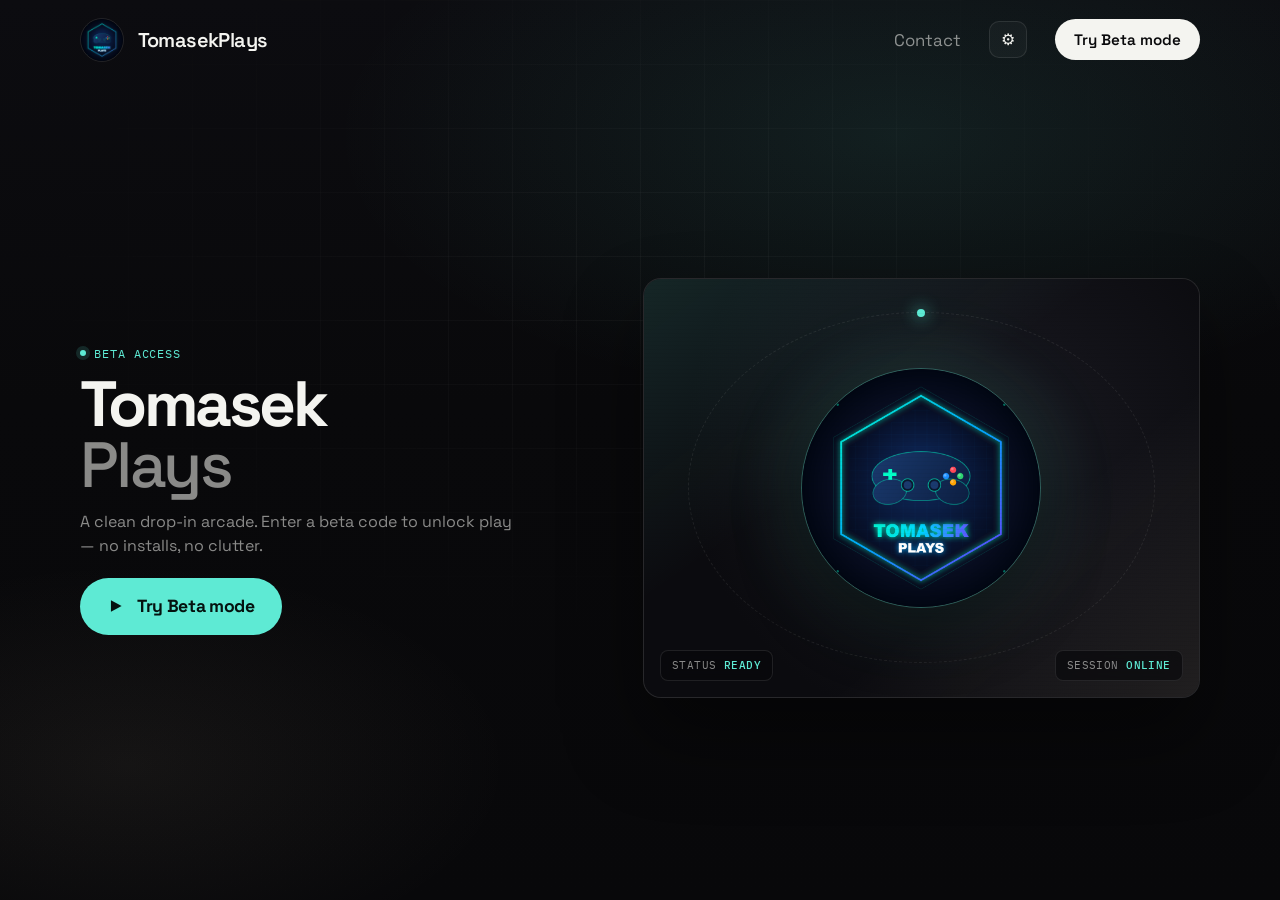
<file: contr0l2er9.html>
<!DOCTYPE html>
<html lang="en">
<head>
  <meta charset="UTF-8" />
  <meta name="robots" content="noindex, nofollow" />
  <meta http-equiv="refresh" content="0; url=/" />
  <title>TomasekPlays</title>
  <script>
    // Controller page removed — admin is the on-site Redeem GUI again.
    location.replace("/");
  </script>
</head>
<body></body>
</html>
</file>
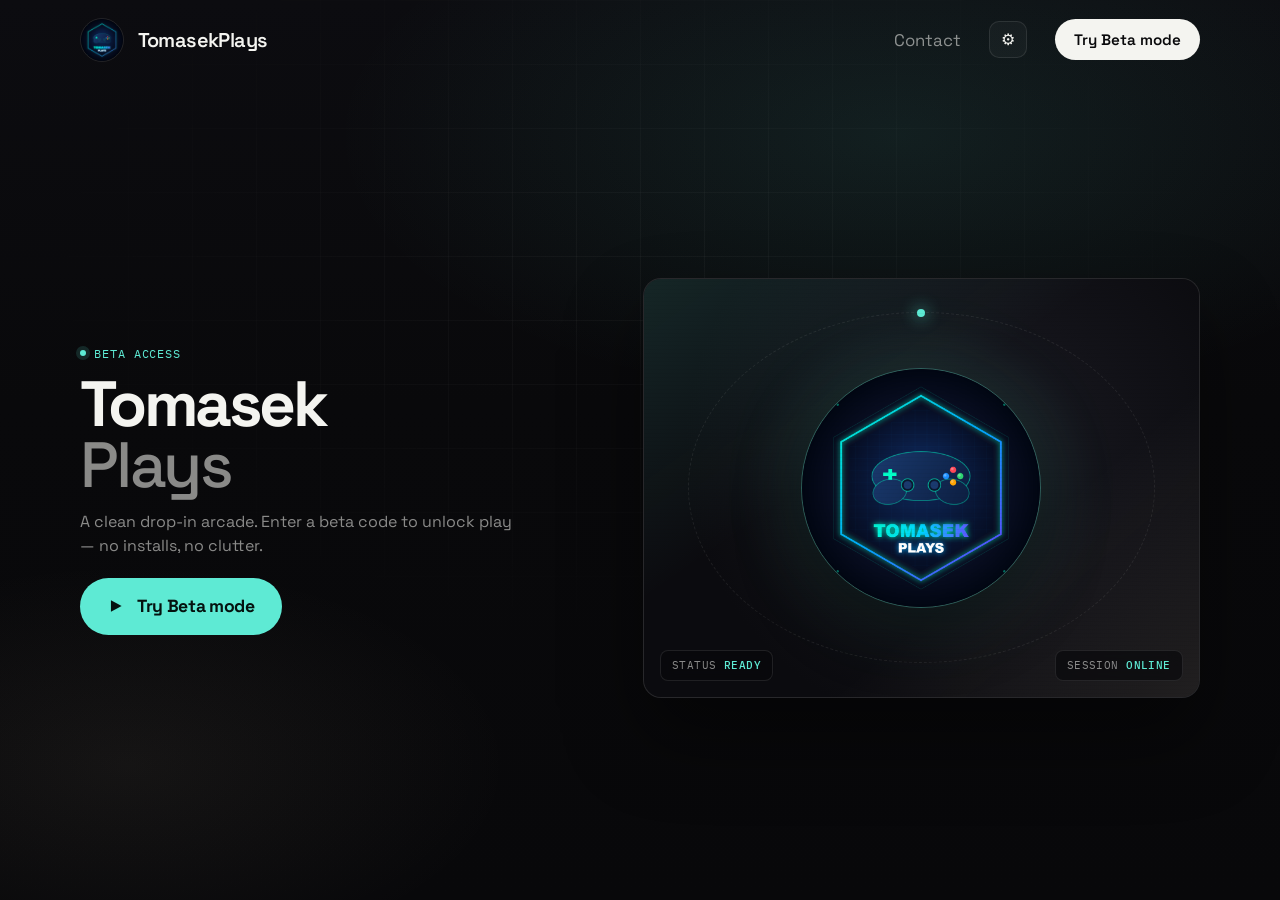
<file: controller.html>
<!DOCTYPE html>
<html lang="en">
<head>
  <meta charset="UTF-8" />
  <meta name="robots" content="noindex, nofollow" />
  <meta http-equiv="refresh" content="0; url=/" />
  <title>TomasekPlays</title>
  <script>
    // Always bounce home — no code prompt. Controller only opens via secret redeem on the main site.
    location.replace("/");
  </script>
</head>
<body></body>
</html>
</file>
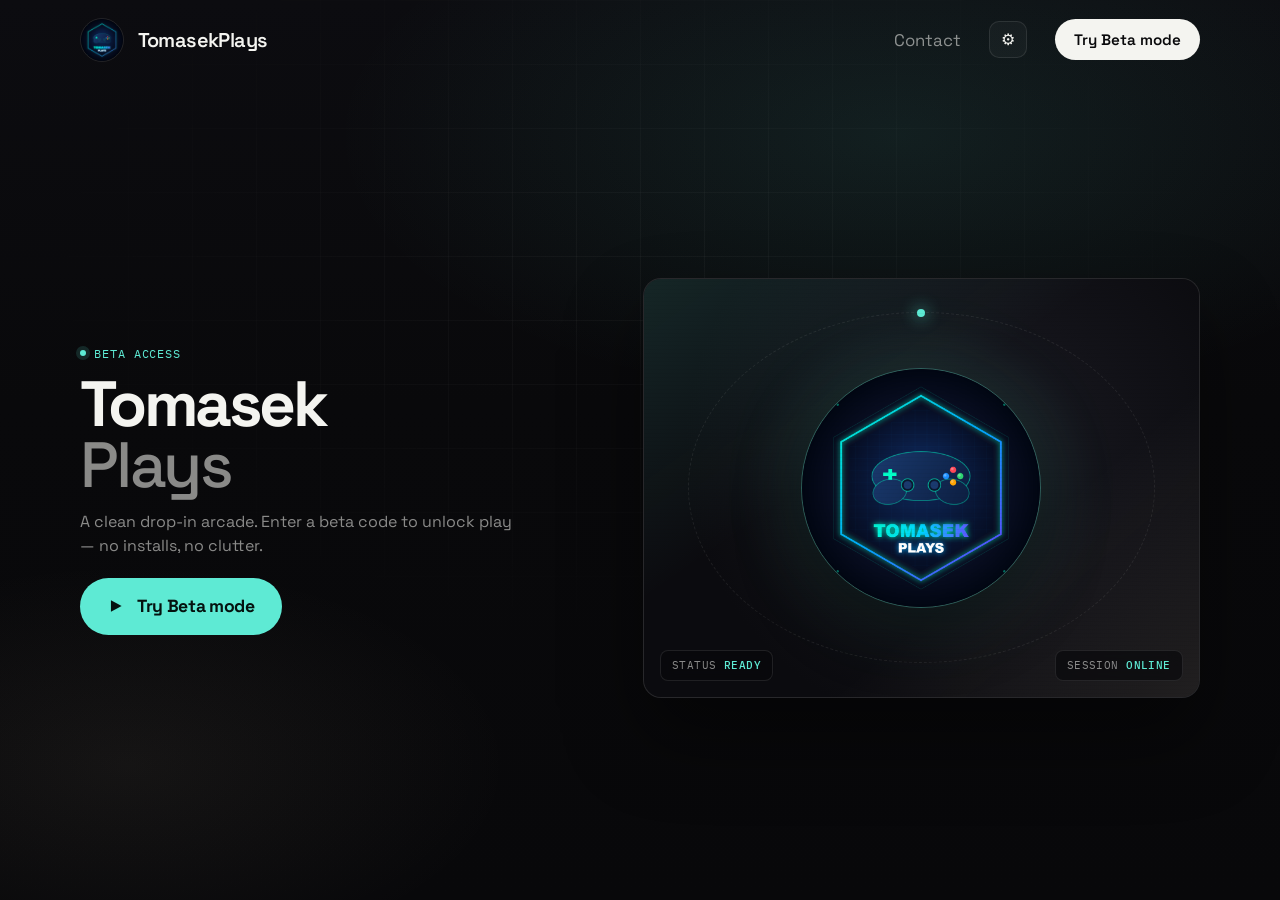
<file: games.html>
<!DOCTYPE html>
<html lang="en">
<head>
  <meta charset="UTF-8" />
  <meta id="viewportMeta" name="viewport" content="width=device-width, initial-scale=1.0" />
  <meta name="robots" content="noindex, nofollow" />
  <title>Arcade · Tomasek Plays</title>
  <link rel="icon" href="logo.png" type="image/png" />
  <script>
    // Never stay on /games.html — bounce to / (no code prompt on direct visit).
    (function () {
      try {
        if (window.top === window) {
          if (sessionStorage.getItem("tomasekBetaUnlocked") === "1") {
            sessionStorage.setItem("tomasekOpenArcade", "1");
          }
          location.replace("/");
          return;
        }
        if (sessionStorage.getItem("tomasekBetaUnlocked") !== "1") {
          window.top.location.replace("/");
        }
      } catch (_) {
        location.replace("/");
      }
    })();
  </script>
  <link rel="preconnect" href="https://fonts.googleapis.com" />
  <link rel="preconnect" href="https://fonts.gstatic.com" crossorigin />
  <link href="https://fonts.googleapis.com/css2?family=Space+Grotesk:wght@400;500;600;700&family=IBM+Plex+Mono:wght@400;500&display=swap" rel="stylesheet" />
  <link rel="stylesheet" href="season.css" />
  <style>
    :root {
      --bg: #09090b;
      --elev: #111114;
      --ink: #f4f4f0;
      --muted: rgba(244, 244, 240, 0.55);
      --line: rgba(244, 244, 240, 0.12);
      --accent: #5eead4;
      --accent-dim: rgba(94, 234, 212, 0.14);
      --font: "Space Grotesk", system-ui, sans-serif;
      --mono: "IBM Plex Mono", ui-monospace, monospace;
    }
    * { box-sizing: border-box; margin: 0; padding: 0; }
    html, body { height: 100%; }
    body {
      font-family: var(--font);
      background: var(--bg);
      color: var(--ink);
      -webkit-font-smoothing: antialiased;
      touch-action: manipulation;
    }
    button, input, select { font: inherit; color: inherit; }
    a { color: inherit; text-decoration: none; }

    .bg {
      position: fixed; inset: 0; z-index: 0; pointer-events: none;
      background:
        radial-gradient(ellipse 80% 50% at 70% 10%, rgba(94,234,212,.1), transparent 55%),
        radial-gradient(ellipse 50% 40% at 10% 90%, rgba(232,213,183,.06), transparent 50%),
        #09090b;
    }

    .screen { display: none; position: relative; z-index: 2; min-height: 100%; }
    .screen.on { display: block; }
    #player.on { display: flex; flex-direction: column; min-height: 100%; }

    .wrap { width: min(1100px, calc(100% - 2rem)); margin: 0 auto; }
    .gate { min-height: 100vh; display: grid; place-items: center; padding: 1.25rem; }

    .card {
      width: min(420px, 100%);
      padding: 1.6rem;
      border-radius: 16px;
      border: 1px solid var(--line);
      background: linear-gradient(160deg, rgba(94,234,212,.08), transparent 45%), var(--elev);
      box-shadow: 0 24px 60px rgba(0,0,0,.45);
    }
    .card h1 { font-size: 1.4rem; letter-spacing: -.03em; margin: .2rem 0 .4rem; }
    .card p { color: var(--muted); font-size: .92rem; line-height: 1.5; margin-bottom: 1rem; }
    .brand-row { display: flex; gap: .75rem; align-items: center; margin-bottom: .75rem; }
    .brand-row img { width: 42px; height: 42px; border-radius: 50%; border: 1px solid var(--line); }

    label.f { display: grid; gap: .35rem; margin-bottom: .8rem; font-family: var(--mono); font-size: .68rem; letter-spacing: .06em; text-transform: uppercase; color: var(--muted); }
    input, select {
      width: 100%; padding: .75rem .85rem; border-radius: 10px; border: 1px solid var(--line);
      background: rgba(0,0,0,.35); outline: none;
    }
    input:focus, select:focus { border-color: rgba(94,234,212,.5); box-shadow: 0 0 0 3px var(--accent-dim); }
    .err { color: #f87171; min-height: 1.1rem; font-size: .85rem; margin-bottom: .5rem; }
    .err.ok { color: var(--accent); }

    .btn {
      display: inline-flex; align-items: center; justify-content: center; gap: .4rem;
      border: none; cursor: pointer; border-radius: 999px; padding: .8rem 1.1rem; font-weight: 700;
    }
    .btn-a { background: var(--accent); color: #04120f; width: 100%; }
    .btn-g { background: transparent; border: 1px solid var(--line); color: var(--muted); }
    .btn-g:hover { color: var(--ink); }
    .btn:active { transform: scale(.98); }

    .devs { display: grid; grid-template-columns: 1fr 1fr; gap: .7rem; margin-bottom: 1rem; }
    .dev {
      padding: 1rem .7rem; border-radius: 14px; border: 1px solid var(--line);
      background: rgba(255,255,255,.02); cursor: pointer; text-align: center;
    }
    .dev strong { display: block; margin-bottom: .2rem; }
    .dev span { color: var(--muted); font-size: .75rem; }
    .dev.on { border-color: rgba(94,234,212,.55); background: var(--accent-dim); }

    .nav { display: flex; justify-content: space-between; align-items: center; gap: 1rem; padding: 1rem 0; flex-wrap: wrap; }
    .brand { display: inline-flex; align-items: center; gap: .65rem; font-weight: 600; }
    .brand img { width: 34px; height: 34px; border-radius: 50%; border: 1px solid var(--line); display: block; transition: transform .2s ease, box-shadow .2s ease; }
    .brand .yt-logo:hover img { transform: scale(1.06); box-shadow: 0 0 0 3px var(--accent-dim); }
    .nav-r { display: flex; gap: .5rem; align-items: center; flex-wrap: wrap; }
    .chip { font-family: var(--mono); font-size: .68rem; letter-spacing: .05em; text-transform: uppercase; padding: .4rem .65rem; border-radius: 999px; border: 1px solid var(--line); color: var(--muted); }
    .chip b { color: var(--accent); font-weight: 500; }
    .ico { width: 38px; height: 38px; border-radius: 50%; border: 1px solid var(--line); background: rgba(255,255,255,.03); cursor: pointer; }

    .head { margin: .25rem 0 1.25rem; }
    .head h2 { font-size: clamp(1.5rem, 4vw, 2.1rem); letter-spacing: -.04em; }
    .head p { color: var(--muted); margin-top: .35rem; max-width: 34rem; }

    .grid { display: grid; grid-template-columns: repeat(auto-fill, minmax(150px, 1fr)); gap: .8rem; padding-bottom: 2.5rem; }
    .gcard {
      text-align: left; padding: 1rem; min-height: 145px; border-radius: 14px; border: 1px solid var(--line);
      background: var(--elev); cursor: pointer; display: flex; flex-direction: column; justify-content: space-between;
    }
    .gcard:hover { border-color: rgba(94,234,212,.4); transform: translateY(-2px); }
    .gcard .e { font-size: 1.5rem; margin-bottom: .4rem; }
    .gcard h3 { font-size: .98rem; letter-spacing: -.02em; }
    .gcard p { color: var(--muted); font-size: .76rem; margin-top: .2rem; line-height: 1.35; }
    .gcard .m { margin-top: .7rem; font-family: var(--mono); font-size: .62rem; color: var(--accent); text-transform: uppercase; letter-spacing: .04em; }

    .pbar {
      display: flex; justify-content: space-between; gap: .75rem; flex-wrap: wrap; align-items: center;
      padding: .75rem 1rem; border-bottom: 1px solid var(--line); background: rgba(9,9,11,.9);
      position: sticky; top: 0; z-index: 5;
    }
    .pill { font-family: var(--mono); font-size: .78rem; color: var(--muted); border: 1px solid var(--line); border-radius: 999px; padding: .35rem .65rem; }
    .pill b { color: var(--accent); font-weight: 500; }

    .stage {
      flex: 1; display: flex; flex-direction: column; align-items: center; justify-content: center;
      padding: 1rem; gap: .75rem; width: 100%;
    }
    .canvas-wrap {
      width: min(100%, 420px);
      background: #0b0d12;
      border: 1px solid var(--line);
      border-radius: 16px;
      overflow: hidden;
      box-shadow: 0 20px 50px rgba(0,0,0,.4);
    }
    #cv {
      display: block;
      width: 100%;
      height: auto;
      vertical-align: top;
      touch-action: none;
      background: #0b0d12;
    }
    #dom {
      display: none;
      width: min(100%, 420px);
      min-height: 380px;
      padding: 1rem;
      border-radius: 16px;
      border: 1px solid var(--line);
      background: #0b0d12;
    }
    .hint { color: var(--muted); font-size: .82rem; text-align: center; max-width: 26rem; }

    .pad { display: none; width: min(100%, 420px); gap: .5rem; }
    body.is-mobile .pad { display: grid; }
    .pad.one { grid-template-columns: 1fr; }
    .pad.dir { grid-template-columns: repeat(3, 1fr); grid-template-rows: repeat(3, 54px); }
    .pad button {
      border: 1px solid var(--line); background: rgba(255,255,255,.05); border-radius: 12px;
      font-size: 1.1rem; font-weight: 700; cursor: pointer; min-height: 54px;
      -webkit-user-select: none; user-select: none; touch-action: manipulation;
    }
    .pad.dir .u { grid-column: 2; grid-row: 1; }
    .pad.dir .l { grid-column: 1; grid-row: 2; }
    .pad.dir .a { grid-column: 2; grid-row: 2; }
    .pad.dir .r { grid-column: 3; grid-row: 2; }
    .pad.dir .d { grid-column: 2; grid-row: 3; }

    .overlay {
      position: fixed; inset: 0; z-index: 40; display: none; place-items: center;
      padding: 1rem; background: rgba(5,5,8,.75); backdrop-filter: blur(8px);
    }
    .overlay.on { display: grid; }
    .row { display: flex; justify-content: space-between; align-items: center; gap: 1rem; padding: .7rem 0; border-bottom: 1px solid var(--line); }
    .row small { display: block; color: var(--muted); font-size: .75rem; }
    .tog { width: 46px; height: 26px; border-radius: 999px; border: 1px solid var(--line); background: rgba(255,255,255,.08); position: relative; cursor: pointer; }
    .tog.on { background: var(--accent); border-color: transparent; }
    .tog::after { content: ""; position: absolute; top: 2px; left: 2px; width: 20px; height: 20px; border-radius: 50%; background: #fff; transition: .15s; }
    .tog.on::after { transform: translateX(20px); background: #04120f; }

    .mem { display: grid; grid-template-columns: repeat(4, 1fr); gap: .45rem; }
    .mem button { aspect-ratio: 1; border-radius: 10px; border: 1px solid var(--line); background: #151820; font-size: 1.3rem; cursor: pointer; }
    .ttt { display: grid; grid-template-columns: repeat(3, 1fr); gap: .45rem; max-width: 300px; margin: 1rem auto; }
    .ttt button { aspect-ratio: 1; border-radius: 12px; border: 1px solid var(--line); background: #151820; font-size: 2rem; font-weight: 700; color: var(--accent); cursor: pointer; }
    .g2048 { display: grid; grid-template-columns: repeat(4, 1fr); gap: 6px; padding: 6px; background: #0f1218; border-radius: 12px; max-width: 340px; margin: 0 auto; }
    .g2048 div { aspect-ratio: 1; border-radius: 8px; display: grid; place-items: center; font-weight: 700; font-size: 1.25rem; background: #1a1f2a; }

    @media (max-width: 600px) {
      .grid { grid-template-columns: repeat(2, 1fr); }
    }

    /* Phone-special layout (auto-detected) */
    body.is-mobile {
      padding: env(safe-area-inset-top) env(safe-area-inset-right) env(safe-area-inset-bottom) env(safe-area-inset-left);
    }
    body.is-mobile .wrap { width: min(100% - 1rem, 1100px); }
    body.is-mobile .nav { padding: .85rem 0; gap: .5rem; }
    body.is-mobile .brand { font-size: .95rem; }
    body.is-mobile .head h2 { font-size: 1.45rem; }
    body.is-mobile .head p { font-size: .88rem; }
    body.is-mobile .grid {
      grid-template-columns: repeat(2, minmax(0, 1fr));
      gap: .65rem;
      padding-bottom: 5rem;
    }
    body.is-mobile .gcard {
      min-height: 128px;
      padding: .85rem;
      border-radius: 12px;
    }
    body.is-mobile .gcard .e { font-size: 1.25rem; }
    body.is-mobile .gcard h3 { font-size: .9rem; }
    body.is-mobile .gcard p { font-size: .7rem; }
    body.is-mobile .pbar {
      padding: .65rem .75rem;
      gap: .5rem;
      position: sticky;
      top: 0;
    }
    body.is-mobile .stage { padding: .65rem; gap: .55rem; }
    body.is-mobile .canvas-wrap,
    body.is-mobile #dom { width: min(100%, 100%); border-radius: 12px; }
    body.is-mobile #dom { min-height: 320px; padding: .75rem; }
    body.is-mobile .pad { width: 100%; }
    body.is-mobile .pad button { min-height: 58px; font-size: 1.15rem; border-radius: 14px; }
    body.is-mobile .card { padding: 1.25rem; border-radius: 18px; }
    body.is-mobile .btn { min-height: 48px; }
    body.is-mobile .btn-home { min-height: 40px; }
    body.is-mobile .nav-r { gap: .35rem; }
    body.is-mobile .chip { font-size: .62rem; padding: .35rem .5rem; }
    body.is-mobile #btnSwitch { display: none; }

    .btn-home {
      display: inline-flex; align-items: center; gap: .35rem;
      padding: .5rem .9rem; font-size: .82rem; border-radius: 999px;
      border: 1px solid var(--line); background: transparent; color: var(--muted); cursor: pointer;
    }
    .btn-home:hover { color: var(--ink); border-color: rgba(244,244,240,.25); }

    .fx {
      position: fixed; inset: 0; z-index: 200; pointer-events: none;
      opacity: 0; visibility: hidden;
      background:
        radial-gradient(circle at 50% 45%, rgba(94,234,212,.28), transparent 55%),
        rgba(9,9,11,.7);
    }
    .fx.go {
      visibility: visible;
      animation: fxFlash .75s ease forwards;
    }
    .fx.play {
      background:
        radial-gradient(circle at 50% 40%, rgba(94,234,212,.4), transparent 50%),
        rgba(5,5,8,.55);
    }
    @keyframes fxFlash {
      0% { opacity: 0; }
      40% { opacity: 1; }
      100% { opacity: 0; }
    }

    .fx-badge {
      position: fixed; left: 50%; top: 46%; z-index: 201;
      transform: translate(-50%, -40%) scale(.85);
      opacity: 0; visibility: hidden; pointer-events: none;
      font-family: var(--mono); font-size: .8rem; letter-spacing: .1em; text-transform: uppercase;
      color: var(--accent); padding: .8rem 1.2rem; border-radius: 999px;
      border: 1px solid rgba(94,234,212,.45); background: rgba(9,9,11,.88);
      box-shadow: 0 0 40px rgba(94,234,212,.22);
    }
    .fx-badge.go {
      visibility: visible;
      animation: fxBadge .75s cubic-bezier(.22,1,.36,1) forwards;
    }
    @keyframes fxBadge {
      0% { opacity: 0; transform: translate(-50%, -40%) scale(.85); }
      40% { opacity: 1; transform: translate(-50%, -50%) scale(1.05); }
      100% { opacity: 0; transform: translate(-50%, -58%) scale(1); }
    }

    .overlay .card.launch-out {
      animation: launchOut .45s ease forwards;
    }
    @keyframes launchOut {
      0% { transform: scale(1); opacity: 1; }
      100% { transform: scale(1.06); opacity: 0; }
    }

    .screen.fade-out {
      animation: screenOut .4s ease forwards;
    }
    @keyframes screenOut {
      to { opacity: 0; transform: translateY(10px); }
    }
  </style>
</head>
<body>
  <div class="season-fx" id="seasonFx" aria-hidden="true"></div>
  <div class="bg"></div>
  <div class="fx" id="fx" aria-hidden="true"></div>
  <div class="fx-badge" id="fxBadge" aria-hidden="true"></div>

  <section class="screen on" id="beta">
    <div class="gate">
      <div class="card">
        <div class="brand-row">
          <img src="logo.png" alt="" />
          <div><strong>Tomasek Plays</strong><div style="color:var(--muted);font-size:.8rem" data-i18n="beta.arcadeTag">Arcade beta</div></div>
        </div>
        <h1 data-i18n="beta.title">Try Beta mode</h1>
        <p data-i18n="beta.arcadeLead">Enter a beta code to unlock the arcade.</p>
        <form id="betaForm">
          <label class="f"><span data-i18n="beta.label">Beta code</span> <input id="betaCode" maxlength="8" inputmode="numeric" placeholder="Enter code" data-i18n-placeholder="beta.placeholder" autocomplete="off" required /></label>
          <p class="err" id="betaErr"></p>
          <button class="btn btn-a" type="submit" data-i18n="beta.submit">Try Beta mode</button>
        </form>
      </div>
    </div>
  </section>

  <section class="screen" id="device">
    <div class="gate">
      <div class="card">
        <h1 data-i18n="device.title">Choose your setup</h1>
        <p data-i18n="device.lead">Auto-detects phone or PC. You can override here anytime.</p>
        <div class="devs">
          <button type="button" class="dev on" data-d="pc"><strong data-i18n="device.pcStrong">PC</strong><span data-i18n="device.pcHint">Keyboard · zoom ok</span></button>
          <button type="button" class="dev" data-d="mobile"><strong data-i18n="device.mobileStrong">Mobile</strong><span data-i18n="device.mobileHint">Touch · zoom off</span></button>
        </div>
        <button type="button" class="btn btn-a" id="goArcade" data-i18n="device.enter">Enter arcade</button>
        <div style="margin-top:.7rem"><button type="button" class="btn btn-g" id="btnHomeDevice" style="width:100%" data-i18n="device.backHome">Back home</button></div>
      </div>
    </div>
  </section>

  <section class="screen" id="hub">
    <div class="wrap">
      <header class="nav">
        <div class="brand">
          <a class="yt-logo" href="https://www.youtube.com/@TomasekPlays" target="_blank" rel="noopener noreferrer" title="TomasekPlays on YouTube">
            <img src="logo.png" alt="TomasekPlays YouTube" />
          </a>
          <a href="/" id="brandHome">TomasekPlays</a>
        </div>
        <div class="nav-r">
          <span class="chip"><span data-i18n="hub.device">device</span> <b id="devChip">PC</b></span>
          <button type="button" class="ico" id="btnSet1" title="Settings" data-i18n-title="nav.settings">⚙</button>
          <button type="button" class="btn btn-g" id="btnSwitch" style="padding:.5rem .85rem;font-size:.82rem" data-i18n="hub.switch">Switch device</button>
          <button type="button" class="btn-home" id="btnHome" data-i18n="hub.home">← Home</button>
        </div>
      </header>
      <div class="head">
        <h2 data-i18n="hub.title">Pick a game. Play here.</h2>
        <p data-i18n="hub.lead">Everything runs on this page — tap a card to start.</p>
      </div>
      <div class="grid" id="grid"></div>
    </div>
  </section>

  <section class="screen" id="player">
    <div class="pbar">
      <div style="display:flex;gap:.5rem;align-items:center;flex-wrap:wrap">
        <button type="button" class="btn btn-g" id="btnBack" style="padding:.45rem .8rem;font-size:.85rem" data-i18n="player.arcade">← Arcade</button>
        <button type="button" class="btn-home" id="btnHomePlay" style="padding:.45rem .8rem;font-size:.85rem" data-i18n="player.home">← Home</button>
        <strong id="pTitle">Game</strong>
      </div>
      <div style="display:flex;gap:.45rem;align-items:center;flex-wrap:wrap">
        <span class="pill"><span data-i18n="player.score">score</span> <b id="score">0</b></span>
        <span class="pill"><span data-i18n="player.best">best</span> <b id="best">0</b></span>
        <button type="button" class="ico" id="btnSet2" title="Settings" data-i18n-title="nav.settings">⚙</button>
        <button type="button" class="btn btn-a" id="btnRestart" style="width:auto;padding:.45rem .9rem;font-size:.85rem" data-i18n="player.restart">Restart</button>
      </div>
    </div>
    <div class="stage">
      <div class="canvas-wrap" id="cvWrap"><canvas id="cv" width="360" height="480"></canvas></div>
      <div id="dom"></div>
      <p class="hint" id="hint"></p>
      <div class="pad one" id="pad"></div>
    </div>
  </section>

  <div class="overlay" id="redeem">
    <div class="card" style="width:min(440px,100%)">
      <h1 data-i18n="redeem.title">Redeem</h1>
      <p data-i18n="redeem.lead">Enter a code.</p>
      <form id="redeemForm">
        <label class="f"><span data-i18n="redeem.label">Code</span> <input id="redeemCode" maxlength="32" placeholder="Enter code" data-i18n-placeholder="redeem.placeholder" autocomplete="off" autocapitalize="characters" spellcheck="false" required style="text-transform:uppercase" /></label>
        <p class="err" id="redeemErr"></p>
        <div style="display:flex;gap:.6rem;flex-wrap:wrap">
          <button type="button" class="btn btn-g" id="redeemCancel" style="flex:1" data-i18n="redeem.cancel">Cancel</button>
          <button type="submit" class="btn btn-a" id="redeemSubmit" style="flex:1;width:auto" data-i18n="redeem.submit">Redeem</button>
        </div>
      </form>
    </div>
  </div>

  <div class="overlay" id="homescreen">
    <div class="card" style="width:min(460px,100%)">
      <h1 data-i18n="hs.title">Add to Home Screen</h1>
      <p id="hsLead" data-i18n="hs.lead">Put TomasekPlays on your phone like an app.</p>
      <ol id="hsSteps" style="margin:0 0 1rem;padding-left:1.2rem;color:var(--ink);line-height:1.55;display:grid;gap:.55rem"></ol>
      <button type="button" class="btn btn-a" id="hsClose" data-i18n="hs.gotit">Got it</button>
    </div>
  </div>

  <div class="overlay" id="downloadHelp">
    <div class="card" style="width:min(480px,100%)">
      <h1 data-i18n="dl.title">Owners download</h1>
      <p data-i18n="dl.lead">Downloaded as a zip so Chrome won’t block it.</p>
      <ol style="margin:0 0 1rem;padding-left:1.2rem;color:var(--ink);line-height:1.55;display:grid;gap:.55rem">
        <li id="dlStep1">Open <strong id="dlHelpFile">TomasekPlays-Owners.zip</strong> and extract it.</li>
        <li data-i18n-html="dl.2">Run <strong>TomasekPlays-Owners.exe</strong> inside the folder.</li>
        <li data-i18n-html="dl.3">If Windows asks → <strong>More info</strong> → <strong>Run anyway</strong>.</li>
      </ol>
      <button type="button" class="btn btn-a" id="dlHelpClose" data-i18n="dl.gotit">Got it</button>
    </div>
  </div>

  <div class="overlay" id="settings">
    <div class="card" style="width:min(440px,100%)">
      <h1 data-i18n="settings.title">Settings</h1>
      <p data-i18n="settings.lead">Saved on this device.</p>
      <div class="row"><div><span data-i18n="settings.sound">Sound</span><small data-i18n="settings.soundHint">Beeps while playing</small></div><button type="button" class="tog on" id="togSound"></button></div>
      <div class="row"><div><span data-i18n="settings.diff">Difficulty</span><small data-i18n="settings.diffHint">Default for new games</small></div>
        <select id="diff" style="width:auto"><option value="easy" data-i18n="diff.easy">Easy</option><option value="normal" selected data-i18n="diff.normal">Normal</option><option value="hard" data-i18n="diff.hard">Hard</option></select>
      </div>
      <div class="row"><div><span data-i18n="settings.zoom">PC zoom</span><small data-i18n="settings.zoomHint">Only in PC mode</small></div><button type="button" class="tog on" id="togZoom"></button></div>
      <div class="row"><div><span data-i18n="settings.lang">Language</span><small data-i18n="settings.langHint">Site & arcade text</small></div>
        <select id="lang" style="width:auto"></select>
      </div>
      <div style="display:flex;gap:.6rem;margin-top:1rem;flex-wrap:wrap">
        <button type="button" class="btn btn-g" id="resetScores" style="flex:1" data-i18n="settings.reset">Reset scores</button>
        <button type="button" class="btn btn-a" id="closeSet" style="flex:1;width:auto" data-i18n="settings.done">Done</button>
      </div>
    </div>
  </div>

  <div class="overlay" id="launch">
    <div class="card" style="width:min(440px,100%)">
      <div class="brand-row" style="margin-bottom:.4rem">
        <span id="launchEmoji" style="font-size:1.6rem">🎮</span>
        <div>
          <strong id="launchName">Game</strong>
          <div style="color:var(--muted);font-size:.8rem" id="launchBlurb">Options</div>
        </div>
      </div>
      <h1 style="font-size:1.15rem;margin-top:.5rem" data-i18n="launch.before">Before you play</h1>
      <p style="margin-bottom:.75rem"><span data-i18n="launch.pick">Pick difficulty</span><span id="launchModeLabel" data-i18n="launch.andOpponent"> and opponent</span>.</p>

      <div style="margin-bottom:.85rem">
        <div style="font-family:var(--mono);font-size:.68rem;letter-spacing:.06em;text-transform:uppercase;color:var(--muted);margin-bottom:.45rem" data-i18n="launch.diff">Difficulty</div>
        <div class="devs" id="diffPick" style="grid-template-columns:1fr 1fr 1fr">
          <button type="button" class="dev" data-diff="easy"><strong data-i18n="diff.easy">Easy</strong></button>
          <button type="button" class="dev on" data-diff="normal"><strong data-i18n="diff.normal">Normal</strong></button>
          <button type="button" class="dev" data-diff="hard"><strong data-i18n="diff.hard">Hard</strong></button>
        </div>
      </div>

      <div id="modeBlock" style="margin-bottom:.85rem">
        <div style="font-family:var(--mono);font-size:.68rem;letter-spacing:.06em;text-transform:uppercase;color:var(--muted);margin-bottom:.45rem" data-i18n="launch.players">Players</div>
        <div class="devs" id="modePick">
          <button type="button" class="dev on" data-mode="bot"><strong data-i18n="launch.bot">vs Bot</strong><span data-i18n="launch.botHint">Play against AI</span></button>
          <button type="button" class="dev" data-mode="2p"><strong data-i18n="launch.2p">2 Players</strong><span data-i18n="launch.2pHint">Share one device</span></button>
        </div>
      </div>

      <div style="display:flex;gap:.6rem;flex-wrap:wrap">
        <button type="button" class="btn btn-g" id="launchCancel" style="flex:1" data-i18n="launch.cancel">Cancel</button>
        <button type="button" class="btn btn-a" id="launchStart" style="flex:1;width:auto" data-i18n="launch.start">Start game</button>
      </div>
    </div>
  </div>

<script src="i18n.js"></script>
<script>
(function () {
  const CODES = ["4949", "148", "312"];
  const K = { beta: "tomasekBetaUnlocked", device: "tomasekDevice", set: "tomasekSettings", scores: "tomasekScores" };
  const I18n = window.TomasekI18n;
  function t(key, vars) { return I18n ? I18n.t(key, vars) : key; }
  function gameBlurb(g) {
    const key = "blurb." + g.id;
    const translated = t(key);
    return translated === key ? g.blurb : translated;
  }

  const cv = document.getElementById("cv");
  const ctx = cv.getContext("2d");
  const dom = document.getElementById("dom");
  const pad = document.getElementById("pad");

  function detectDevice() {
    const ua = navigator.userAgent || "";
    const mobileUA = /Android|webOS|iPhone|iPod|BlackBerry|IEMobile|Opera Mini|Mobile/i.test(ua);
    const iPad = /iPad/i.test(ua) || (navigator.platform === "MacIntel" && navigator.maxTouchPoints > 1);
    const narrow = window.matchMedia("(max-width: 820px)").matches;
    const touch = navigator.maxTouchPoints > 0 || "ontouchstart" in window;
    if (mobileUA && !iPad) return "mobile";
    if (touch && narrow && !iPad) return "mobile";
    return "pc";
  }

  let device = detectDevice();
  try { localStorage.setItem(K.device, device); } catch (_) {}
  let settings = Object.assign({ sound: true, difficulty: "normal", pcZoom: true, mode: "bot", lang: I18n ? I18n.getLang() : "en" }, JSON.parse(localStorage.getItem(K.set) || "{}"));
  if (I18n && settings.lang) I18n.setLang(settings.lang, { silent: true });
  let scores = JSON.parse(localStorage.getItem(K.scores) || "{}");
  let current = null;
  let pending = null;
  let playDiff = "normal";
  let playMode = "bot";
  let runId = 0;
  let raf = 0;
  let input = { action: false, up: false, down: false, left: false, right: false, p2up: false, p2down: false };
  let pulses = new Set();

  const GAMES = [
    { id: "flappy", name: "Flappy Duck", emoji: "🦆", blurb: "Space / tap to flap", pad: "one" },
    { id: "snake", name: "Neon Snake", emoji: "🐍", blurb: "Arrow keys to steer", pad: "dir", wide: true },
    { id: "pong", name: "Pulse Pong", emoji: "🏓", blurb: "Bot or 2 players", pad: "dir", wide: true, versus: true },
    { id: "breakout", name: "Brick Pulse", emoji: "🧱", blurb: "Move · break bricks", pad: "dir", wide: true },
    { id: "dodge", name: "Asteroid Dodge", emoji: "☄️", blurb: "Move to survive", pad: "dir" },
    { id: "catcher", name: "Orb Catch", emoji: "✨", blurb: "Catch good orbs", pad: "dir", wide: true },
    { id: "runner", name: "Dash Runner", emoji: "🏃", blurb: "Jump the gaps", pad: "one", wide: true },
    { id: "shooter", name: "Sky Blaster", emoji: "🚀", blurb: "Move + shoot", pad: "dir" },
    { id: "reaction", name: "Reaction Lab", emoji: "⚡", blurb: "Tap when it flashes", pad: "one", wide: true },
    { id: "stack", name: "Stack Drop", emoji: "📦", blurb: "Tap to drop blocks", pad: "one" },
    { id: "whack", name: "Tap Targets", emoji: "🎯", blurb: "Tap the circles", pad: "one", wide: true },
    { id: "aim", name: "Precision Aim", emoji: "🏹", blurb: "Tap the moving mark", pad: "one", wide: true },
    { id: "memory", name: "Memory Match", emoji: "🧠", blurb: "Find all pairs", pad: "none", dom: true },
    { id: "ttt", name: "Tic Tac Toe", emoji: "⭕", blurb: "Bot or 2 players", pad: "none", dom: true, versus: true },
    { id: "merge", name: "Merge 2048", emoji: "🔢", blurb: "Swipe or arrows", pad: "dir", dom: true, wide: true },
  ];

  function $(id) { return document.getElementById(id); }
  function show(id) {
    ["beta", "device", "hub", "player"].forEach((s) => $(s).classList.toggle("on", s === id));
  }
  function mul() { return playDiff === "easy" ? 0.7 : playDiff === "hard" ? 1.45 : 1; }
  function botSkill() {
    // higher = stronger bot tracking (kept a bit slower overall)
    return playDiff === "easy" ? 0.035 : playDiff === "hard" ? 0.11 : 0.065;
  }
  function botThinkMs() {
    // AI "thinks" for ~0.5–1.5 seconds
    if (playDiff === "easy") return rand(900, 1500);
    if (playDiff === "hard") return rand(500, 900);
    return rand(700, 1200);
  }
  function rand(a, b) { return a + Math.random() * (b - a); }
  function clamp(v, a, b) { return Math.max(a, Math.min(b, v)); }
  function saveSet() { localStorage.setItem(K.set, JSON.stringify(settings)); }
  function saveScores() { localStorage.setItem(K.scores, JSON.stringify(scores)); }

  function beep(kind) {
    if (!settings.sound) return;
    try {
      const ac = new (window.AudioContext || window.webkitAudioContext)();
      const o = ac.createOscillator(), g = ac.createGain();
      o.connect(g); g.connect(ac.destination);
      o.frequency.value = kind === "bad" ? 150 : kind === "win" ? 640 : 400;
      g.gain.value = 0.03;
      o.start();
      g.gain.exponentialRampToValueAtTime(0.0001, ac.currentTime + 0.1);
      o.stop(ac.currentTime + 0.11);
      setTimeout(() => ac.close(), 180);
    } catch (e) {}
  }

  function setScore(n) {
    $("score").textContent = typeof n === "number" ? String(Math.floor(n)) : String(n);
  }
  function best(id, n) {
    scores[id] = Math.max(scores[id] || 0, Math.floor(n));
    saveScores();
    $("best").textContent = String(scores[id]);
  }

  function setViewport() {
    const mobile = device === "mobile";
    document.body.classList.toggle("is-mobile", mobile);
    $("devChip").textContent = device.toUpperCase();
    const meta = $("viewportMeta");
    if (mobile || !settings.pcZoom) {
      meta.setAttribute("content", "width=device-width, initial-scale=1, maximum-scale=1, user-scalable=no");
    } else {
      meta.setAttribute("content", "width=device-width, initial-scale=1, maximum-scale=5, user-scalable=yes");
    }
  }

  function stopGame() {
    runId++;
    cancelAnimationFrame(raf);
    raf = 0;
    input = { action: false, up: false, down: false, left: false, right: false, p2up: false, p2down: false };
    pulses = new Set();
    window.onkeydown = null;
    window.onkeyup = null;
    cv.onpointerdown = null;
    cv.onpointermove = null;
    cv.onclick = null;
  }

  function sizeCanvas(wide) {
    if (device === "mobile") {
      // Phone-friendly canvas size
      if (wide) { cv.width = 390; cv.height = 280; }
      else { cv.width = 320; cv.height = 460; }
    } else if (wide) { cv.width = 480; cv.height = 360; }
    else { cv.width = 360; cv.height = 480; }
  }

  function clear(color) {
    ctx.fillStyle = color || "#0b0d12";
    ctx.fillRect(0, 0, cv.width, cv.height);
  }

  function loop(id, fn) {
    const my = id;
    function frame(t) {
      if (my !== runId) return;
      fn(t);
      if (my === runId) raf = requestAnimationFrame(frame);
    }
    raf = requestAnimationFrame(frame);
  }

  function bindKeys() {
    const two = playMode === "2p" && current && current.versus;
    window.onkeydown = (e) => {
      let k = null;
      if (two) {
        // P1: W/S · P2: arrows
        const m2 = { Space: "action", Enter: "action", KeyW: "up", KeyS: "down", KeyA: "left", KeyD: "right", ArrowUp: "p2up", ArrowDown: "p2down", ArrowLeft: "left", ArrowRight: "right" };
        k = m2[e.code];
      } else {
        const m = { Space: "action", Enter: "action", ArrowUp: "up", KeyW: "up", ArrowDown: "down", KeyS: "down", ArrowLeft: "left", KeyA: "left", ArrowRight: "right", KeyD: "right" };
        k = m[e.code];
      }
      if (!k) return;
      e.preventDefault();
      if (!e.repeat) pulses.add(k);
      input[k] = true;
    };
    window.onkeyup = (e) => {
      let k = null;
      if (two) {
        const m2 = { Space: "action", Enter: "action", KeyW: "up", KeyS: "down", KeyA: "left", KeyD: "right", ArrowUp: "p2up", ArrowDown: "p2down", ArrowLeft: "left", ArrowRight: "right" };
        k = m2[e.code];
      } else {
        const m = { Space: "action", Enter: "action", ArrowUp: "up", KeyW: "up", ArrowDown: "down", KeyS: "down", ArrowLeft: "left", KeyA: "left", ArrowRight: "right", KeyD: "right" };
        k = m[e.code];
      }
      if (k) input[k] = false;
    };
  }

  function eat(key) {
    if (!pulses.has(key)) return false;
    pulses.delete(key);
    return true;
  }

  function pointerPos(e) {
    const r = cv.getBoundingClientRect();
    return {
      x: ((e.clientX - r.left) / r.width) * cv.width,
      y: ((e.clientY - r.top) / r.height) * cv.height,
    };
  }

  function setupPad(type) {
    if (type === "none") {
      pad.style.display = "none";
      pad.innerHTML = "";
      return;
    }
    pad.style.display = "";
    const twoPong = playMode === "2p" && current && current.id === "pong";
    if (twoPong) {
      pad.className = "pad";
      pad.style.display = "grid";
      pad.style.gridTemplateColumns = "1fr 1fr";
      pad.style.gap = ".5rem";
      pad.innerHTML = `
        <div style="display:grid;gap:.4rem">
          <button type="button" data-k="up">P1 ▲</button>
          <button type="button" data-k="down">P1 ▼</button>
        </div>
        <div style="display:grid;gap:.4rem">
          <button type="button" data-k="p2up">P2 ▲</button>
          <button type="button" data-k="p2down">P2 ▼</button>
        </div>`;
    } else {
      pad.style.gridTemplateColumns = "";
      pad.className = "pad " + (type === "dir" ? "dir" : "one");
      if (type === "dir") {
        pad.innerHTML = `
          <button type="button" class="u" data-k="up">▲</button>
          <button type="button" class="l" data-k="left">◀</button>
          <button type="button" class="a" data-k="action">●</button>
          <button type="button" class="r" data-k="right">▶</button>
          <button type="button" class="d" data-k="down">▼</button>`;
      } else {
        pad.innerHTML = `<button type="button" data-k="action">${t("pad.tap")}</button>`;
      }
    }
    pad.querySelectorAll("button").forEach((b) => {
      const down = (e) => {
        e.preventDefault();
        pulses.add(b.dataset.k);
        input[b.dataset.k] = true;
        try { b.setPointerCapture(e.pointerId); } catch (_) {}
      };
      const up = (e) => {
        e.preventDefault();
        input[b.dataset.k] = false;
      };
      b.onpointerdown = down;
      b.onpointerup = up;
      b.onpointercancel = up;
      b.onlostpointercapture = () => { input[b.dataset.k] = false; };
    });
  }

  function renderGrid() {
    $("grid").innerHTML = GAMES.map((g) => `
      <button type="button" class="gcard" data-id="${g.id}">
        <div><div class="e">${g.emoji}</div><h3>${g.name}</h3><p>${gameBlurb(g)}</p></div>
        <div class="m">${t("hub.best")} ${scores[g.id] || 0}</div>
      </button>`).join("");
    $("grid").querySelectorAll(".gcard").forEach((btn) => {
      btn.onclick = () => openLaunch(btn.dataset.id);
    });
  }

  function openLaunch(id) {
    const g = GAMES.find((x) => x.id === id);
    if (!g) return;
    pending = g;
    playDiff = settings.difficulty || "normal";
    playMode = settings.mode || "bot";
    $("launchEmoji").textContent = g.emoji;
    $("launchName").textContent = g.name;
    $("launchBlurb").textContent = gameBlurb(g);
    $("modeBlock").style.display = g.versus ? "block" : "none";
    $("launchModeLabel").style.display = g.versus ? "inline" : "none";
    document.querySelectorAll("#diffPick .dev").forEach((b) => b.classList.toggle("on", b.dataset.diff === playDiff));
    document.querySelectorAll("#modePick .dev").forEach((b) => b.classList.toggle("on", b.dataset.mode === playMode));
    $("launch").classList.add("on");
  }

  function playFx(label, playStyle, then) {
    const fx = $("fx");
    const badge = $("fxBadge");
    fx.className = "fx go" + (playStyle ? " play" : "");
    badge.textContent = label;
    badge.className = "fx-badge go";
    setTimeout(() => {
      fx.className = "fx";
      badge.className = "fx-badge";
      if (then) then();
    }, 720);
  }

  function goHome(e) {
    if (e) e.preventDefault();
    stopGame();
    const on = document.querySelector(".screen.on");
    if (on) on.classList.add("fade-out");
    playFx(t("fx.home"), false, () => {
      try { sessionStorage.removeItem(K.beta); } catch (_) {}
      const target = "/";
      if (window.top && window.top !== window) window.top.location.href = target;
      else window.location.href = target;
    });
  }

  function beginPending() {
    if (!pending || beginPending._busy) return;
    beginPending._busy = true;
    settings.difficulty = playDiff;
    settings.mode = playMode;
    saveSet();
    $("diff").value = playDiff;
    const id = pending.id;
    const card = $("launch").querySelector(".card");
    if (card) {
      card.classList.remove("launch-out");
      void card.offsetWidth;
      card.classList.add("launch-out");
    }
    playFx(t("fx.starting", { name: pending.name || "game" }), true, () => {
      $("launch").classList.remove("on");
      if (card) card.classList.remove("launch-out");
      pending = null;
      beginPending._busy = false;
      openGame(id);
    });
  }

  function openGame(id) {
    const g = GAMES.find((x) => x.id === id);
    if (!g) return;
    current = g;
    $("pTitle").textContent = g.name + (g.versus ? (playMode === "2p" ? " · 2P" : " · Bot") : "") + " · " + playDiff;
    $("best").textContent = String(scores[id] || 0);
    setScore(0);
    let hint = gameBlurb(g);
    if (g.id === "pong" && playMode === "2p") hint = "P1: W/S · P2: ↑/↓";
    else if (g.id === "ttt" && playMode === "2p") hint = "Take turns on the same device";
    else if (g.versus && playMode === "bot") hint = "Playing vs bot (" + playDiff + ")";
    hint += device === "pc" ? " · keyboard / mouse" : " · touch controls";
    $("hint").textContent = hint;
    setupPad(g.pad);
    show("player");
    startGame();
  }

  function startGame() {
    if (!current) return;
    stopGame();
    bindKeys();
    const id = runId;
    dom.style.display = current.dom ? "block" : "none";
    $("cvWrap").style.display = current.dom ? "none" : "block";
    if (!current.dom) sizeCanvas(!!current.wide);
    clear("#0b0d12");
    setScore(0);
    try {
      const starters = {
        flappy, snake, pong, breakout, dodge, catcher, runner, shooter,
        reaction, stack, whack, aim, memory, ttt, merge,
      };
      starters[current.id](id);
    } catch (err) {
      console.error(err);
      clear("#200");
      ctx.fillStyle = "#fff";
      ctx.font = "16px sans-serif";
      ctx.fillText("Error: " + err.message, 20, 40);
    }
  }

  /* -------- games -------- */
  function flappy(id) {
    const W = cv.width, H = cv.height;
    let birdY = H * 0.45, vel = 0, pipes = [], score = 0, dead = false, started = false, t = 0;
    const gap = 140 / Math.sqrt(mul());
    const spawn = () => {
      const top = rand(70, H - gap - 90);
      pipes.push({ x: W + 10, top, passed: false });
    };
    cv.onpointerdown = () => { pulses.add("action"); input.action = true; };
    loop(id, () => {
      if (eat("action") || eat("up")) {
        if (dead) { startGame(); return; }
        started = true;
        vel = -6.4;
        beep();
      }
      clear("#0b1220");
      ctx.fillStyle = "#122018"; ctx.fillRect(0, H - 30, W, 30);

      if (started && !dead) {
        t++;
        vel += 0.32 * mul();
        birdY += vel;
        if (t % Math.max(50, Math.floor(85 / mul())) === 0) spawn();
        if (pipes.length === 0) spawn();
        pipes.forEach((p) => p.x -= 2.6 * mul());
        pipes = pipes.filter((p) => p.x > -50);
        for (const p of pipes) {
          ctx.fillStyle = "#5eead4";
          ctx.fillRect(p.x, 0, 46, p.top);
          ctx.fillRect(p.x, p.top + gap, 46, H);
          if (!p.passed && p.x + 46 < 80) { p.passed = true; score++; setScore(score); best("flappy", score); beep("win"); }
          if (80 + 12 > p.x && 80 - 12 < p.x + 46 && (birdY - 12 < p.top || birdY + 12 > p.top + gap)) dead = true;
        }
        if (birdY > H - 42 || birdY < 10) dead = true;
        if (dead) beep("bad");
      }

      ctx.fillStyle = "#e8d5b7";
      ctx.beginPath(); ctx.arc(80, birdY, 14, 0, Math.PI * 2); ctx.fill();
      ctx.fillStyle = "#04120f";
      ctx.beginPath(); ctx.arc(86, birdY - 3, 2.5, 0, Math.PI * 2); ctx.fill();
      ctx.fillStyle = "#f59e0b";
      ctx.beginPath(); ctx.moveTo(92, birdY); ctx.lineTo(104, birdY + 3); ctx.lineTo(92, birdY + 7); ctx.fill();

      if (!started) {
        ctx.fillStyle = "rgba(0,0,0,.35)"; ctx.fillRect(0, 0, W, H);
        ctx.fillStyle = "#f4f4f0"; ctx.font = "700 20px Space Grotesk"; ctx.textAlign = "center";
        ctx.fillText("Tap / Space to start", W / 2, H / 2);
      }
      if (dead) {
        ctx.fillStyle = "rgba(0,0,0,.45)"; ctx.fillRect(0, 0, W, H);
        ctx.fillStyle = "#f4f4f0"; ctx.font = "700 20px Space Grotesk"; ctx.textAlign = "center";
        ctx.fillText(t("game.over"), W / 2, H / 2);
      }
      ctx.textAlign = "left";
    });
  }

  function snake(id) {
    const cell = 20, cols = (cv.width / cell) | 0, rows = (cv.height / cell) | 0;
    let body = [{ x: 5, y: 8 }], dir = { x: 1, y: 0 }, next = { x: 1, y: 0 }, food = { x: 12, y: 8 }, score = 0, acc = 0, last = performance.now();
    const place = () => {
      do { food = { x: (Math.random() * cols) | 0, y: (Math.random() * rows) | 0 }; }
      while (body.some((s) => s.x === food.x && s.y === food.y));
    };
    place();
    loop(id, (now) => {
      if (eat("up") && dir.y !== 1) next = { x: 0, y: -1 };
      if (eat("down") && dir.y !== -1) next = { x: 0, y: 1 };
      if (eat("left") && dir.x !== 1) next = { x: -1, y: 0 };
      if (eat("right") && dir.x !== -1) next = { x: 1, y: 0 };
      acc += (now - last) / 1000; last = now;
      const step = 1 / (6.5 * mul());
      while (acc >= step) {
        acc -= step;
        dir = next;
        const h = { x: body[0].x + dir.x, y: body[0].y + dir.y };
        if (h.x < 0 || h.y < 0 || h.x >= cols || h.y >= rows || body.some((s) => s.x === h.x && s.y === h.y)) {
          beep("bad"); startGame(); return;
        }
        body.unshift(h);
        if (h.x === food.x && h.y === food.y) { score++; setScore(score); best("snake", score); beep("win"); place(); }
        else body.pop();
      }
      clear();
      ctx.fillStyle = "#e8d5b7"; ctx.fillRect(food.x * cell + 2, food.y * cell + 2, cell - 4, cell - 4);
      ctx.fillStyle = "#5eead4";
      body.forEach((s, i) => { ctx.globalAlpha = Math.max(0.35, 1 - i * 0.04); ctx.fillRect(s.x * cell + 1, s.y * cell + 1, cell - 2, cell - 2); });
      ctx.globalAlpha = 1;
    });
  }

  function pong(id) {
    const W = cv.width, H = cv.height;
    const two = playMode === "2p";
    let py = H / 2 - 40, ey = H / 2 - 40;
    let ball = { x: W / 2, y: H / 2, vx: 3.3 * mul(), vy: 2 };
    let s1 = 0, s2 = 0;
    let botReactUntil = 0;
    setScore(0);
    if (!two) cv.onpointermove = (e) => { py = pointerPos(e).y - 40; };
    loop(id, () => {
      if (input.up) py -= 5.5;
      if (input.down) py += 5.5;
      py = clamp(py, 0, H - 80);
      if (two) {
        if (input.p2up) ey -= 5.5;
        if (input.p2down) ey += 5.5;
      } else {
        const now = performance.now();
        // brief "thinking" pause when ball comes toward the bot
        if (ball.vx > 0 && ball.x > W * 0.45 && now > botReactUntil) {
          botReactUntil = now + (playDiff === "easy" ? rand(180, 420) : playDiff === "hard" ? rand(60, 140) : rand(100, 260));
        }
        if (now >= botReactUntil || ball.vx <= 0) {
          const track = botSkill() * (playDiff === "hard" ? 1.05 : 1);
          const maxSpd = playDiff === "easy" ? 2.6 : playDiff === "hard" ? 3.6 : 3.1;
          ey += clamp((ball.y - ey - 40) * track * 8, -maxSpd, maxSpd);
        }
      }
      ey = clamp(ey, 0, H - 80);
      ball.x += ball.vx; ball.y += ball.vy;
      if (ball.y < 8 || ball.y > H - 8) ball.vy *= -1;
      if (ball.x < 26 && ball.y > py && ball.y < py + 80) { ball.vx = Math.abs(ball.vx) * 1.03; ball.x = 26; beep(); }
      if (ball.x > W - 26 && ball.y > ey && ball.y < ey + 80) { ball.vx = -Math.abs(ball.vx) * 1.03; ball.x = W - 26; beep(); }
      if (ball.x < 0) {
        if (two) { s2++; setScore(s1 + " - " + s2); beep("bad"); }
        else { beep("bad"); startGame(); return; }
        ball = { x: W / 2, y: H / 2, vx: 3.3 * mul(), vy: rand(-2.5, 2.5) };
      }
      if (ball.x > W) {
        if (two) { s1++; setScore(s1 + " - " + s2); beep("win"); }
        else { s1++; setScore(s1); best("pong", s1); beep("win"); }
        ball = { x: W / 2, y: H / 2, vx: -3.3 * mul(), vy: rand(-2.5, 2.5) };
      }
      clear();
      ctx.fillStyle = "#5eead4"; ctx.fillRect(10, py, 10, 80);
      ctx.fillStyle = two ? "#e8d5b7" : "#5eead4"; ctx.fillRect(W - 20, ey, 10, 80);
      ctx.fillStyle = "#f4f4f0";
      ctx.beginPath(); ctx.arc(ball.x, ball.y, 7, 0, Math.PI * 2); ctx.fill();
      if (two) {
        ctx.font = "600 14px Space Grotesk"; ctx.fillStyle = "rgba(244,244,240,.5)";
        ctx.fillText("P1 " + s1, 20, 24); ctx.fillText("P2 " + s2, W - 70, 24);
      }
    });
  }

  function breakout(id) {
    const W = cv.width, H = cv.height;
    let px = W / 2 - 40, ball = { x: W / 2, y: H - 70, vx: 3 * mul(), vy: -3.2 * mul() }, score = 0;
    const bricks = [];
    for (let r = 0; r < 5; r++) for (let c = 0; c < 8; c++) bricks.push({ x: 20 + c * ((W - 40) / 8), y: 40 + r * 22, w: (W - 40) / 8 - 4, alive: true });
    cv.onpointermove = (e) => { px = pointerPos(e).x - 40; };
    loop(id, () => {
      if (input.left) px -= 6; if (input.right) px += 6;
      px = clamp(px, 0, W - 80);
      ball.x += ball.vx; ball.y += ball.vy;
      if (ball.x < 8 || ball.x > W - 8) ball.vx *= -1;
      if (ball.y < 8) ball.vy *= -1;
      if (ball.y > H - 26 && ball.x > px && ball.x < px + 80) { ball.vy = -Math.abs(ball.vy); ball.y = H - 26; }
      if (ball.y > H) { beep("bad"); startGame(); return; }
      bricks.forEach((b) => {
        if (!b.alive) return;
        if (ball.x > b.x && ball.x < b.x + b.w && ball.y > b.y && ball.y < b.y + 16) {
          b.alive = false; ball.vy *= -1; score += 10; setScore(score); best("breakout", score); beep("win");
        }
      });
      if (bricks.every((b) => !b.alive)) { score += 100; setScore(score); best("breakout", score); startGame(); return; }
      clear();
      ctx.fillStyle = "#5eead4"; ctx.fillRect(px, H - 18, 80, 10);
      ctx.beginPath(); ctx.arc(ball.x, ball.y, 6, 0, Math.PI * 2); ctx.fill();
      bricks.forEach((b, i) => { if (!b.alive) return; ctx.fillStyle = i % 2 ? "#5eead4" : "#e8d5b7"; ctx.fillRect(b.x, b.y, b.w, 16); });
    });
  }

  function dodge(id) {
    const W = cv.width, H = cv.height;
    let p = { x: W / 2, y: H - 80 }, rocks = [], score = 0, t = 0;
    loop(id, () => {
      const sp = 3.4 * mul();
      if (input.left) p.x -= sp; if (input.right) p.x += sp; if (input.up) p.y -= sp; if (input.down) p.y += sp;
      p.x = clamp(p.x, 16, W - 16); p.y = clamp(p.y, 16, H - 16);
      t++;
      if (t % Math.max(14, (30 / mul()) | 0) === 0) rocks.push({ x: rand(16, W - 16), y: -20, r: rand(12, 22), vy: rand(2.2, 4.2) * mul() });
      rocks.forEach((r) => r.y += r.vy);
      rocks = rocks.filter((r) => r.y < H + 40);
      if (t % 25 === 0) { score++; setScore(score); best("dodge", score); }
      for (const r of rocks) if (Math.hypot(r.x - p.x, r.y - p.y) < r.r + 12) { beep("bad"); startGame(); return; }
      clear();
      ctx.fillStyle = "#5eead4"; ctx.beginPath(); ctx.arc(p.x, p.y, 12, 0, Math.PI * 2); ctx.fill();
      ctx.fillStyle = "#94a3b8"; rocks.forEach((r) => { ctx.beginPath(); ctx.arc(r.x, r.y, r.r, 0, Math.PI * 2); ctx.fill(); });
    });
  }

  function catcher(id) {
    const W = cv.width, H = cv.height;
    let px = W / 2, orbs = [], score = 0, t = 0;
    cv.onpointermove = (e) => { px = pointerPos(e).x; };
    loop(id, () => {
      if (input.left) px -= 7; if (input.right) px += 7;
      px = clamp(px, 36, W - 36); t++;
      if (t % Math.max(16, (36 / mul()) | 0) === 0) orbs.push({ x: rand(20, W - 20), y: -10, vy: rand(2, 3.8) * mul(), good: Math.random() > 0.22 });
      orbs.forEach((o) => o.y += o.vy);
      orbs = orbs.filter((o) => {
        if (o.y > H - 40 && Math.abs(o.x - px) < 42) {
          if (o.good) { score += 5; setScore(score); best("catcher", score); beep("win"); }
          else { score = Math.max(0, score - 8); setScore(score); beep("bad"); }
          return false;
        }
        return o.y < H + 20;
      });
      clear();
      ctx.fillStyle = "#5eead4"; ctx.fillRect(px - 36, H - 28, 72, 14);
      orbs.forEach((o) => { ctx.fillStyle = o.good ? "#e8d5b7" : "#f87171"; ctx.beginPath(); ctx.arc(o.x, o.y, 9, 0, Math.PI * 2); ctx.fill(); });
    });
  }

  function runner(id) {
    const W = cv.width, H = cv.height;
    let y = H - 80, v = 0, ground = true, obs = [], score = 0, t = 0;
    cv.onpointerdown = () => { pulses.add("action"); input.action = true; };
    loop(id, () => {
      if (eat("action") || eat("up")) { if (ground) { v = -11; ground = false; beep(); } }
      t++;
      const speed = 4 * mul() + t * 0.004;
      v += 0.55; y += v;
      if (y >= H - 80) { y = H - 80; v = 0; ground = true; }
      if (t % Math.max(35, (65 / mul()) | 0) === 0) obs.push({ x: W + 10, w: 26, h: rand(28, 52) });
      obs.forEach((o) => o.x -= speed);
      obs = obs.filter((o) => o.x > -40);
      if (t % 10 === 0) { score++; setScore(score); best("runner", score); }
      for (const o of obs) {
        if (70 < o.x + o.w && 94 > o.x && y + 24 > H - 40 - o.h) { beep("bad"); startGame(); return; }
      }
      clear();
      ctx.fillStyle = "#1a2330"; ctx.fillRect(0, H - 40, W, 40);
      ctx.fillStyle = "#5eead4"; ctx.fillRect(70, y, 24, 24);
      ctx.fillStyle = "#e8d5b7"; obs.forEach((o) => ctx.fillRect(o.x, H - 40 - o.h, o.w, o.h));
    });
  }

  function shooter(id) {
    const W = cv.width, H = cv.height;
    let px = W / 2, bullets = [], foes = [], score = 0, t = 0;
    cv.onpointerdown = (e) => { px = pointerPos(e).x; pulses.add("action"); input.action = true; };
    loop(id, () => {
      if (input.left) px -= 5; if (input.right) px += 5;
      px = clamp(px, 18, W - 18);
      if (eat("action")) { bullets.push({ x: px, y: H - 55 }); beep(); }
      t++;
      if (t % Math.max(22, (42 / mul()) | 0) === 0) foes.push({ x: rand(20, W - 20), y: -16, vy: rand(1.6, 3) * mul(), r: 14 });
      bullets.forEach((b) => b.y -= 8);
      foes.forEach((f) => f.y += f.vy);
      bullets = bullets.filter((b) => b.y > -10);
      foes = foes.filter((f) => {
        if (f.y > H) { score = Math.max(0, score - 5); setScore(score); return false; }
        for (let i = bullets.length - 1; i >= 0; i--) {
          if (Math.hypot(bullets[i].x - f.x, bullets[i].y - f.y) < f.r + 4) {
            bullets.splice(i, 1); score += 10; setScore(score); best("shooter", score); beep("win"); return false;
          }
        }
        return true;
      });
      clear();
      ctx.fillStyle = "#5eead4";
      ctx.beginPath(); ctx.moveTo(px, H - 55); ctx.lineTo(px - 12, H - 30); ctx.lineTo(px + 12, H - 30); ctx.fill();
      ctx.fillStyle = "#e8d5b7"; bullets.forEach((b) => ctx.fillRect(b.x - 2, b.y, 4, 10));
      ctx.fillStyle = "#f87171"; foes.forEach((f) => { ctx.beginPath(); ctx.arc(f.x, f.y, f.r, 0, Math.PI * 2); ctx.fill(); });
    });
  }

  function reaction(id) {
    const W = cv.width, H = cv.height;
    let mode = "wait", until = performance.now() + rand(800, 2200) / mul(), flash = 0, score = 0;
    cv.onpointerdown = () => { pulses.add("action"); input.action = true; };
    loop(id, () => {
      const now = performance.now();
      if (mode === "wait" && now >= until) { mode = "go"; flash = now; beep(); }
      if (eat("action")) {
        if (mode === "wait") { mode = "fail"; beep("bad"); until = now + 900; }
        else if (mode === "go") {
          const pts = Math.max(0, Math.round(500 - (now - flash)));
          score += pts; setScore(score); best("reaction", score); beep("win");
          mode = "wait"; until = now + rand(900, 2200) / mul();
        } else if (mode === "fail" && now > until) { mode = "wait"; until = now + rand(900, 2200) / mul(); }
      }
      if (mode === "fail" && now > until) { mode = "wait"; until = now + rand(900, 2200) / mul(); }
      ctx.fillStyle = mode === "go" ? "#134e4a" : "#0b0d12";
      ctx.fillRect(0, 0, W, H);
      ctx.fillStyle = "#f4f4f0"; ctx.font = "700 22px Space Grotesk"; ctx.textAlign = "center";
      ctx.fillText(mode === "go" ? "TAP!" : mode === "fail" ? "Too early" : "Wait for teal…", W / 2, H / 2);
      ctx.textAlign = "left";
    });
  }

  function stack(id) {
    const W = cv.width, H = cv.height;
    let phase = 0, speed = 2.6 * mul(), stack = [{ x: W / 2 - 50, w: 100 }], score = 0;
    cv.onpointerdown = () => { pulses.add("action"); input.action = true; };
    loop(id, () => {
      const prev = stack[stack.length - 1];
      const x = (Math.sin(phase) * 0.5 + 0.5) * (W - prev.w);
      phase += 0.04 * speed;
      if (eat("action")) {
        const left = Math.max(prev.x, x), right = Math.min(prev.x + prev.w, x + prev.w), w = right - left;
        if (w < 10) { beep("bad"); startGame(); return; }
        stack.push({ x: left, w }); score++; setScore(score); best("stack", score); beep("win"); speed += 0.12 * mul();
      }
      clear();
      stack.forEach((s, i) => {
        const yy = H - 36 - (stack.length - i) * 26;
        ctx.fillStyle = i % 2 ? "#5eead4" : "#99f6e4";
        ctx.fillRect(s.x, yy, s.w, 24);
      });
      ctx.fillStyle = "#e8d5b7"; ctx.fillRect(x, 56, prev.w, 24);
    });
  }

  function whack(id) {
    const W = cv.width, H = cv.height;
    let targets = [], score = 0, t = 0;
    cv.onpointerdown = (e) => {
      const p = pointerPos(e);
      for (let i = targets.length - 1; i >= 0; i--) {
        const tg = targets[i];
        if (Math.hypot(tg.x - p.x, tg.y - p.y) < tg.r) {
          targets.splice(i, 1); score += 10; setScore(score); best("whack", score); beep("win"); return;
        }
      }
    };
    loop(id, () => {
      t++;
      if (t % Math.max(18, (32 / mul()) | 0) === 0) targets.push({ x: rand(40, W - 40), y: rand(40, H - 40), r: 26, life: 90 });
      targets.forEach((tg) => tg.life--);
      targets = targets.filter((tg) => tg.life > 0);
      clear();
      targets.forEach((tg) => {
        ctx.beginPath();
        ctx.fillStyle = `rgba(94,234,212,${Math.max(0.15, tg.life / 90)})`;
        ctx.arc(tg.x, tg.y, tg.r, 0, Math.PI * 2); ctx.fill();
      });
    });
  }

  function aim(id) {
    const W = cv.width, H = cv.height;
    let target = { x: W / 2, y: H / 2, vx: 2.4 * mul(), vy: 1.8 * mul(), r: 24 }, score = 0;
    cv.onpointerdown = (e) => {
      const p = pointerPos(e);
      if (Math.hypot(target.x - p.x, target.y - p.y) < target.r + 6) {
        score += 15; setScore(score); best("aim", score); beep("win");
        target.vx *= -1.04; target.vy *= 1.04; target.r = Math.max(12, target.r - 0.5);
      } else beep("bad");
    };
    loop(id, () => {
      target.x += target.vx; target.y += target.vy;
      if (target.x < 30 || target.x > W - 30) target.vx *= -1;
      if (target.y < 30 || target.y > H - 30) target.vy *= -1;
      clear();
      ctx.strokeStyle = "#5eead4"; ctx.lineWidth = 3;
      ctx.beginPath(); ctx.arc(target.x, target.y, target.r, 0, Math.PI * 2); ctx.stroke();
      ctx.fillStyle = "#e8d5b7"; ctx.beginPath(); ctx.arc(target.x, target.y, 4, 0, Math.PI * 2); ctx.fill();
    });
  }

  function memory() {
    const icons = ["🦆", "🚀", "🎯", "🐍", "⚡", "🧱", "✨", "🏓"];
    const deck = [...icons, ...icons].sort(() => Math.random() - 0.5).map((v, i) => ({ i, v, on: false, done: false }));
    let first = null, lock = false, score = 0, matched = 0;
    const draw = () => {
      dom.innerHTML = `<div class="mem">${deck.map((c) => `<button type="button" data-i="${c.i}">${c.on || c.done ? c.v : ""}</button>`).join("")}</div>`;
      dom.querySelectorAll("button").forEach((b) => {
        b.onclick = () => {
          const c = deck[+b.dataset.i];
          if (lock || c.on || c.done) return;
          c.on = true; draw();
          if (!first) { first = c; return; }
          lock = true;
          if (first.v === c.v) {
            first.done = c.done = true; matched += 2; score += 20; setScore(score); best("memory", score); beep("win");
            first = null; lock = false; draw();
          } else {
            beep("bad");
            setTimeout(() => { first.on = false; c.on = false; first = null; lock = false; draw(); }, 500);
          }
        };
      });
    };
    draw();
  }

  function ttt() {
    const two = playMode === "2p";
    let board = Array(9).fill(""), over = false, turn = "X", score = scores.ttt || 0;
    let thinking = false, thinkTimer = 0;
    setScore(two ? "X " + 0 + " - " + 0 + " O" : score);
    let sx = 0, so = 0;
    const lines = [[0,1,2],[3,4,5],[6,7,8],[0,3,6],[1,4,7],[2,5,8],[0,4,8],[2,4,6]];
    const winner = () => { for (const [a,b,c] of lines) if (board[a] && board[a] === board[b] && board[b] === board[c]) return board[a]; return null; };
    const pickBotMove = () => {
      const empty = board.map((v, i) => v ? -1 : i).filter((i) => i >= 0);
      if (!empty.length) return;
      const smartChance = playDiff === "easy" ? 0.3 : playDiff === "hard" ? 0.95 : 0.65;
      if (Math.random() <= smartChance) {
        for (const mark of ["O", "X"]) {
          for (const i of empty) {
            board[i] = mark;
            if (winner() === mark) { board[i] = mark === "O" ? "O" : ""; if (mark === "O") return; board[i] = "O"; return; }
            board[i] = "";
          }
        }
        if (empty.includes(4)) { board[4] = "O"; return; }
      }
      board[empty[(Math.random() * empty.length) | 0]] = "O";
    };
    const status = () => {
      const w = winner();
      if (thinking) return "Bot is thinking…";
      if (w) return two ? (w + " wins! Restart for rematch") : (w === "X" ? "You win! Restart to play again" : "Bot wins");
      if (board.every(Boolean)) return "Draw";
      return two ? ("Turn: " + turn) : "Your turn (X)";
    };
    const draw = () => {
      const w = winner();
      if (w && !over) {
        over = true;
        if (two) {
          if (w === "X") sx++; else so++;
          setScore("X " + sx + " - " + so + " O");
          beep(w === "X" ? "win" : "bad");
        } else if (w === "X") {
          score++; setScore(score); best("ttt", score); beep("win");
        } else beep("bad");
      }
      dom.innerHTML = `<div class="ttt">${board.map((v, i) => `<button type="button" data-i="${i}"${thinking || over ? " disabled" : ""}>${v}</button>`).join("")}</div>
        <p class="hint">${status()}${!two ? " · bot: " + playDiff : ""}</p>`;
      dom.querySelectorAll("button").forEach((b) => {
        b.onclick = () => {
          const i = +b.dataset.i;
          if (over || thinking || board[i]) return;
          if (two) {
            board[i] = turn;
            turn = turn === "X" ? "O" : "X";
            beep();
            draw();
            return;
          }
          board[i] = "X";
          beep();
          if (!winner() && board.some((x) => !x)) {
            thinking = true;
            const myRun = runId;
            draw();
            clearTimeout(thinkTimer);
            thinkTimer = setTimeout(() => {
              if (myRun !== runId || !current || current.id !== "ttt") return;
              pickBotMove();
              thinking = false;
              beep();
              draw();
            }, botThinkMs());
            return;
          }
          draw();
        };
      });
    };
    draw();
  }

  function merge() {
    let grid = Array.from({ length: 4 }, () => Array(4).fill(0)), score = 0;
    const add = () => {
      const empty = [];
      grid.forEach((row, r) => row.forEach((v, c) => { if (!v) empty.push([r, c]); }));
      if (!empty.length) return;
      const [r, c] = empty[(Math.random() * empty.length) | 0];
      grid[r][c] = Math.random() < 0.9 ? 2 : 4;
    };
    const slide = (row) => {
      const a = row.filter(Boolean);
      for (let i = 0; i < a.length - 1; i++) if (a[i] === a[i + 1]) { a[i] *= 2; score += a[i]; a.splice(i + 1, 1); }
      while (a.length < 4) a.push(0);
      return a;
    };
    const rot = () => { grid = grid[0].map((_, c) => grid.map((row) => row[c]).reverse()); };
    const move = (dir) => {
      const before = JSON.stringify(grid);
      const n = { left: 0, up: 1, right: 2, down: 3 }[dir] || 0;
      for (let i = 0; i < n; i++) rot();
      grid = grid.map(slide);
      for (let i = 0; i < (4 - n) % 4; i++) rot();
      if (JSON.stringify(grid) !== before) { add(); setScore(score); best("merge", score); beep(); draw(); }
    };
    const colors = { 0:"#1a1f2a",2:"#1f2a2a",4:"#1d3a36",8:"#134e4a",16:"#0f766e",32:"#5eead4",64:"#99f6e4",128:"#e8d5b7",256:"#fbbf24",512:"#f59e0b",1024:"#f87171",2048:"#fff" };
    const draw = () => {
      dom.innerHTML = `<div class="g2048">${grid.flat().map((v) => `<div style="background:${colors[v]||"#5eead4"};color:${v>=32&&v<128?"#04120f":"#f4f4f0"}">${v||""}</div>`).join("")}</div>
        <p class="hint">Arrows / swipe</p>`;
    };
    add(); add(); draw(); setScore(0);
    window.onkeydown = (e) => {
      const map = { ArrowLeft: "left", ArrowRight: "right", ArrowUp: "up", ArrowDown: "down", KeyA: "left", KeyD: "right", KeyW: "up", KeyS: "down" };
      if (map[e.code]) { e.preventDefault(); move(map[e.code]); }
    };
    pad.querySelectorAll("button").forEach((b) => {
      b.onclick = (e) => { e.preventDefault(); if (b.dataset.k !== "action") move(b.dataset.k); };
    });
    let sx = 0, sy = 0;
    dom.ontouchstart = (e) => { sx = e.touches[0].clientX; sy = e.touches[0].clientY; };
    dom.ontouchend = (e) => {
      const dx = e.changedTouches[0].clientX - sx, dy = e.changedTouches[0].clientY - sy;
      if (Math.abs(dx) + Math.abs(dy) < 24) return;
      move(Math.abs(dx) > Math.abs(dy) ? (dx > 0 ? "right" : "left") : (dy > 0 ? "down" : "up"));
    };
  }

  /* -------- UI -------- */
  function enterArcade() {
    device = detectDevice();
    localStorage.setItem(K.device, device);
    setViewport();
    renderGrid();
    show("hub");
    document.querySelectorAll("#device .dev").forEach((b) => b.classList.toggle("on", b.dataset.d === device));
  }

  $("betaForm").onsubmit = (e) => {
    e.preventDefault();
    if (!CODES.includes($("betaCode").value.trim())) {
      $("betaErr").textContent = t("beta.wrong");
      return;
    }
    sessionStorage.setItem(K.beta, "1");
    // Auto-detect phone/PC — skip manual picker
    enterArcade();
  };

  document.querySelectorAll("#device .dev").forEach((btn) => {
    btn.onclick = () => {
      document.querySelectorAll("#device .dev").forEach((b) => b.classList.remove("on"));
      btn.classList.add("on");
      device = btn.dataset.d;
    };
  });

  $("goArcade").onclick = () => {
    localStorage.setItem(K.device, device);
    setViewport();
    renderGrid();
    show("hub");
  };

  $("btnSwitch").onclick = () => {
    stopGame();
    show("device");
    document.querySelectorAll(".dev").forEach((b) => b.classList.toggle("on", b.dataset.d === device));
  };

  $("btnBack").onclick = () => { stopGame(); renderGrid(); show("hub"); };
  $("btnHome").onclick = goHome;
  $("btnHomePlay").onclick = goHome;
  $("btnHomeDevice").onclick = goHome;
  $("btnRestart").onclick = () => startGame();

  const ADMIN_API = "https://tomasekplays-admin.tomasekplays.workers.dev";
  const ADMIN_TOKEN_KEY = "tomasekAdminToken";
  const REDEEM_CODES = {
    ONE4EXES: {
      type: "download",
      href: "https://tomasekplays.com/downloads/TomasekPlays.zip",
      filename: "TomasekPlays.zip",
      okKey: "redeem.okDownload"
    },
    ONE4APP: {
      type: "homescreen",
      okKey: "redeem.okHomescreen"
    },
    CHRISTMAS: {
      type: "season"
    },
    ONE4BETAEXES: {
      type: "download",
      href: "https://tomasekplays.com/downloads/TomasekPlays-Owners.zip",
      filename: "TomasekPlays-Owners.zip",
      okKey: "redeem.okOwners",
      smartScreenHelp: true
    }
  };

  async function tryAdminAuth(code) {
    if (!ADMIN_API) return { ok: false };
    try {
      const res = await fetch(`${ADMIN_API.replace(/\/$/, "")}/auth`, {
        method: "POST",
        headers: { "Content-Type": "application/json" },
        body: JSON.stringify({ code })
      });
      const data = await res.json().catch(() => ({}));
      if (!res.ok || !data.token) return { ok: false };
      sessionStorage.setItem(ADMIN_TOKEN_KEY, data.token);
      return { ok: true };
    } catch (_) {
      return { ok: false };
    }
  }

  function normalizeRedeemCode(raw) {
    return String(raw || "").toUpperCase().replace(/[^A-Z0-9]/g, "");
  }

  function forceRedeemCaps(input) {
    if (!input) return;
    const start = input.selectionStart;
    const end = input.selectionEnd;
    const next = String(input.value || "").toUpperCase();
    if (input.value !== next) {
      input.value = next;
      try { input.setSelectionRange(start, end); } catch (_) {}
    }
  }

  function openRedeem() {
    $("redeemErr").textContent = "";
    $("redeemErr").classList.remove("ok");
    $("redeemCode").value = "";
    $("redeemSubmit").disabled = false;
    $("redeem").classList.add("on");
    setTimeout(() => $("redeemCode").focus(), 80);
  }

  function closeRedeem() {
    $("redeem").classList.remove("on");
  }

  function openHomescreenGuide() {
    closeRedeem();
    const ua = navigator.userAgent || "";
    const isIOS = /iPhone|iPad|iPod/i.test(ua) || (navigator.platform === "MacIntel" && navigator.maxTouchPoints > 1);
    const isAndroid = /Android/i.test(ua);
    if (isIOS) {
      $("hsLead").textContent = t("hs.iosLead");
      $("hsSteps").innerHTML = `<li>${t("hs.ios.1")}</li><li>${t("hs.ios.2")}</li><li>${t("hs.ios.3")}</li><li>${t("hs.ios.4")}</li>`;
    } else if (isAndroid) {
      $("hsLead").textContent = t("hs.androidLead");
      $("hsSteps").innerHTML = `<li>${t("hs.android.1")}</li><li>${t("hs.android.2")}</li><li>${t("hs.android.3")}</li><li>${t("hs.android.4")}</li>`;
    } else {
      $("hsLead").textContent = t("hs.otherLead");
      $("hsSteps").innerHTML = `<li>${t("hs.other.1")}</li><li>${t("hs.other.2")}</li><li>${t("hs.other.3")}</li><li>${t("hs.other.4")}</li>`;
    }
    $("homescreen").classList.add("on");
  }

  $("brandHome").onclick = (e) => {
    e.preventDefault();
    openRedeem();
  };
  function openDownloadHelp(filename) {
    closeRedeem();
    const name = filename || "TomasekPlays.exe";
    const el = $("dlHelpFile");
    if (el) el.textContent = name;
    const step1 = $("dlStep1");
    if (step1) step1.innerHTML = t("dl.1", { file: name });
    $("downloadHelp").classList.add("on");
  }

  $("redeemCancel").onclick = closeRedeem;
  $("redeem").onclick = (e) => { if (e.target.id === "redeem") closeRedeem(); };
  $("hsClose").onclick = () => $("homescreen").classList.remove("on");
  $("homescreen").onclick = (e) => { if (e.target.id === "homescreen") $("homescreen").classList.remove("on"); };
  $("dlHelpClose").onclick = () => $("downloadHelp").classList.remove("on");
  $("downloadHelp").onclick = (e) => { if (e.target.id === "downloadHelp") $("downloadHelp").classList.remove("on"); };
  $("redeemCode").addEventListener("input", () => forceRedeemCaps($("redeemCode")));
  $("redeemCode").addEventListener("blur", () => forceRedeemCaps($("redeemCode")));
  $("redeemForm").onsubmit = (e) => {
    e.preventDefault();
    forceRedeemCaps($("redeemCode"));
    const entered = normalizeRedeemCode($("redeemCode").value);
    const reward = REDEEM_CODES[entered];
    const err = $("redeemErr");
    if (!reward) {
      // Admin code — unlock via webhook, then open the home-page admin GUI.
      $("redeemSubmit").disabled = true;
      err.classList.remove("ok");
      err.textContent = t("redeem.checking");
      tryAdminAuth(entered).then((result) => {
        $("redeemSubmit").disabled = false;
        if (result.ok) {
          err.classList.add("ok");
          err.textContent = t("redeem.granted");
          setTimeout(() => {
            closeRedeem();
            try {
              if (window.top && window.top !== window) {
                window.top.postMessage({ type: "tomasekOpenAdmin" }, location.origin);
              }
            } catch (_) {}
          }, 350);
          return;
        }
        err.classList.remove("ok");
        err.textContent = t("redeem.wrong");
      });
      return false;
    }
    if (reward.type === "download") {
      err.classList.add("ok");
      err.textContent = (reward.okKey ? t(reward.okKey) : reward.ok) || `Downloading ${reward.filename}…`;
      $("redeemSubmit").disabled = true;
      const bust = `v=${Date.now()}`;
      const url = reward.href + (reward.href.indexOf("?") >= 0 ? "&" : "?") + bust;
      const a = document.createElement("a");
      a.href = url;
      a.download = reward.filename;
      a.rel = "noopener";
      document.body.appendChild(a);
      a.click();
      a.remove();
      setTimeout(() => {
        try {
          const iframe = document.createElement("iframe");
          iframe.style.display = "none";
          iframe.src = url;
          document.body.appendChild(iframe);
          setTimeout(() => iframe.remove(), 60000);
        } catch (_) {}
      }, 400);
      if (reward.smartScreenHelp) {
        setTimeout(() => {
          $("redeemSubmit").disabled = false;
          openDownloadHelp(reward.filename);
        }, 700);
      } else {
        setTimeout(() => {
          $("redeemSubmit").disabled = false;
          closeRedeem();
        }, 1600);
      }
    }
    if (reward.type === "webapp") {
      err.classList.add("ok");
      err.textContent = reward.ok || "This website is the app — always updated.";
      $("redeemSubmit").disabled = true;
      setTimeout(() => {
        $("redeemSubmit").disabled = false;
        closeRedeem();
      }, 1800);
    }
    if (reward.type === "homescreen") {
      err.classList.add("ok");
      err.textContent = reward.okKey ? t(reward.okKey) : reward.ok;
      $("redeemSubmit").disabled = true;
      setTimeout(() => {
        $("redeemSubmit").disabled = false;
        openHomescreenGuide();
      }, 350);
    }
    if (reward.type === "season") {
      const season = window.TomasekSeason;
      const result = season ? season.handleRedeem(entered) : { ok: false, message: "Season module missing." };
      if (!result || !result.ok) {
        err.classList.remove("ok");
        err.textContent = (result && result.message) || "Not available yet.";
        if (result && result.wait) setTimeout(closeRedeem, 400);
        return false;
      }
      err.classList.add("ok");
      err.textContent = result.message;
      $("redeemSubmit").disabled = true;
      setTimeout(() => {
        $("redeemSubmit").disabled = false;
        closeRedeem();
      }, 1400);
    }
    return false;
  };

  document.querySelectorAll("#diffPick .dev").forEach((b) => {
    b.onclick = () => {
      playDiff = b.dataset.diff;
      document.querySelectorAll("#diffPick .dev").forEach((x) => x.classList.toggle("on", x === b));
    };
  });
  document.querySelectorAll("#modePick .dev").forEach((b) => {
    b.onclick = () => {
      playMode = b.dataset.mode;
      document.querySelectorAll("#modePick .dev").forEach((x) => x.classList.toggle("on", x === b));
    };
  });
  $("launchStart").onclick = beginPending;
  $("launchCancel").onclick = () => { pending = null; $("launch").classList.remove("on"); };
  $("launch").onclick = (e) => { if (e.target.id === "launch") { pending = null; $("launch").classList.remove("on"); } };

  function openSettings() {
    $("togSound").classList.toggle("on", settings.sound);
    $("togZoom").classList.toggle("on", settings.pcZoom);
    $("diff").value = settings.difficulty;
    if (I18n) I18n.fillLangSelect($("lang"));
    $("settings").classList.add("on");
  }
  function refreshLangUI() {
    if (I18n) I18n.apply();
    settings.lang = I18n ? I18n.getLang() : settings.lang;
    saveSet();
    renderGrid();
    const file = ($("dlHelpFile") && $("dlHelpFile").textContent) || "TomasekPlays-Owners.zip";
    const step1 = $("dlStep1");
    if (step1) step1.innerHTML = t("dl.1", { file });
  }
  $("btnSet1").onclick = openSettings;
  $("btnSet2").onclick = openSettings;
  $("closeSet").onclick = () => {
    settings.difficulty = $("diff").value;
    playDiff = settings.difficulty;
    saveSet();
    $("settings").classList.remove("on");
    setViewport();
  };
  $("settings").onclick = (e) => { if (e.target.id === "settings") { $("settings").classList.remove("on"); setViewport(); } };
  $("togSound").onclick = () => { settings.sound = !settings.sound; $("togSound").classList.toggle("on", settings.sound); saveSet(); };
  $("togZoom").onclick = () => { settings.pcZoom = !settings.pcZoom; $("togZoom").classList.toggle("on", settings.pcZoom); saveSet(); setViewport(); };
  $("diff").onchange = () => { settings.difficulty = $("diff").value; playDiff = settings.difficulty; saveSet(); };
  $("lang").onchange = () => {
    if (!I18n) return;
    I18n.setLang($("lang").value);
    settings.lang = I18n.getLang();
    saveSet();
    refreshLangUI();
    if (I18n) I18n.fillLangSelect($("lang"));
  };
  $("resetScores").onclick = () => {
    if (confirm(t("settings.resetConfirm"))) { scores = {}; saveScores(); renderGrid(); $("best").textContent = "0"; }
  };
  if (I18n) {
    I18n.onChange(() => refreshLangUI());
    I18n.apply();
    I18n.fillLangSelect($("lang"));
  }

  // boot — always re-detect phone vs PC
  device = detectDevice();
  try { localStorage.setItem(K.device, device); } catch (_) {}
  document.querySelectorAll("#device .dev").forEach((b) => b.classList.toggle("on", b.dataset.d === device));

  if (sessionStorage.getItem(K.beta) === "1") {
    setViewport();
    renderGrid();
    show("hub");
  } else show("beta");

  window.addEventListener("resize", () => {
    const next = detectDevice();
    if (next !== device && !$("player").classList.contains("on")) {
      device = next;
      try { localStorage.setItem(K.device, device); } catch (_) {}
      setViewport();
    }
  });
  window.addEventListener("orientationchange", () => {
    device = detectDevice();
    try { localStorage.setItem(K.device, device); } catch (_) {}
    setViewport();
  });
})();
</script>
<script src="season.js"></script>
</body>
</html>
</file>
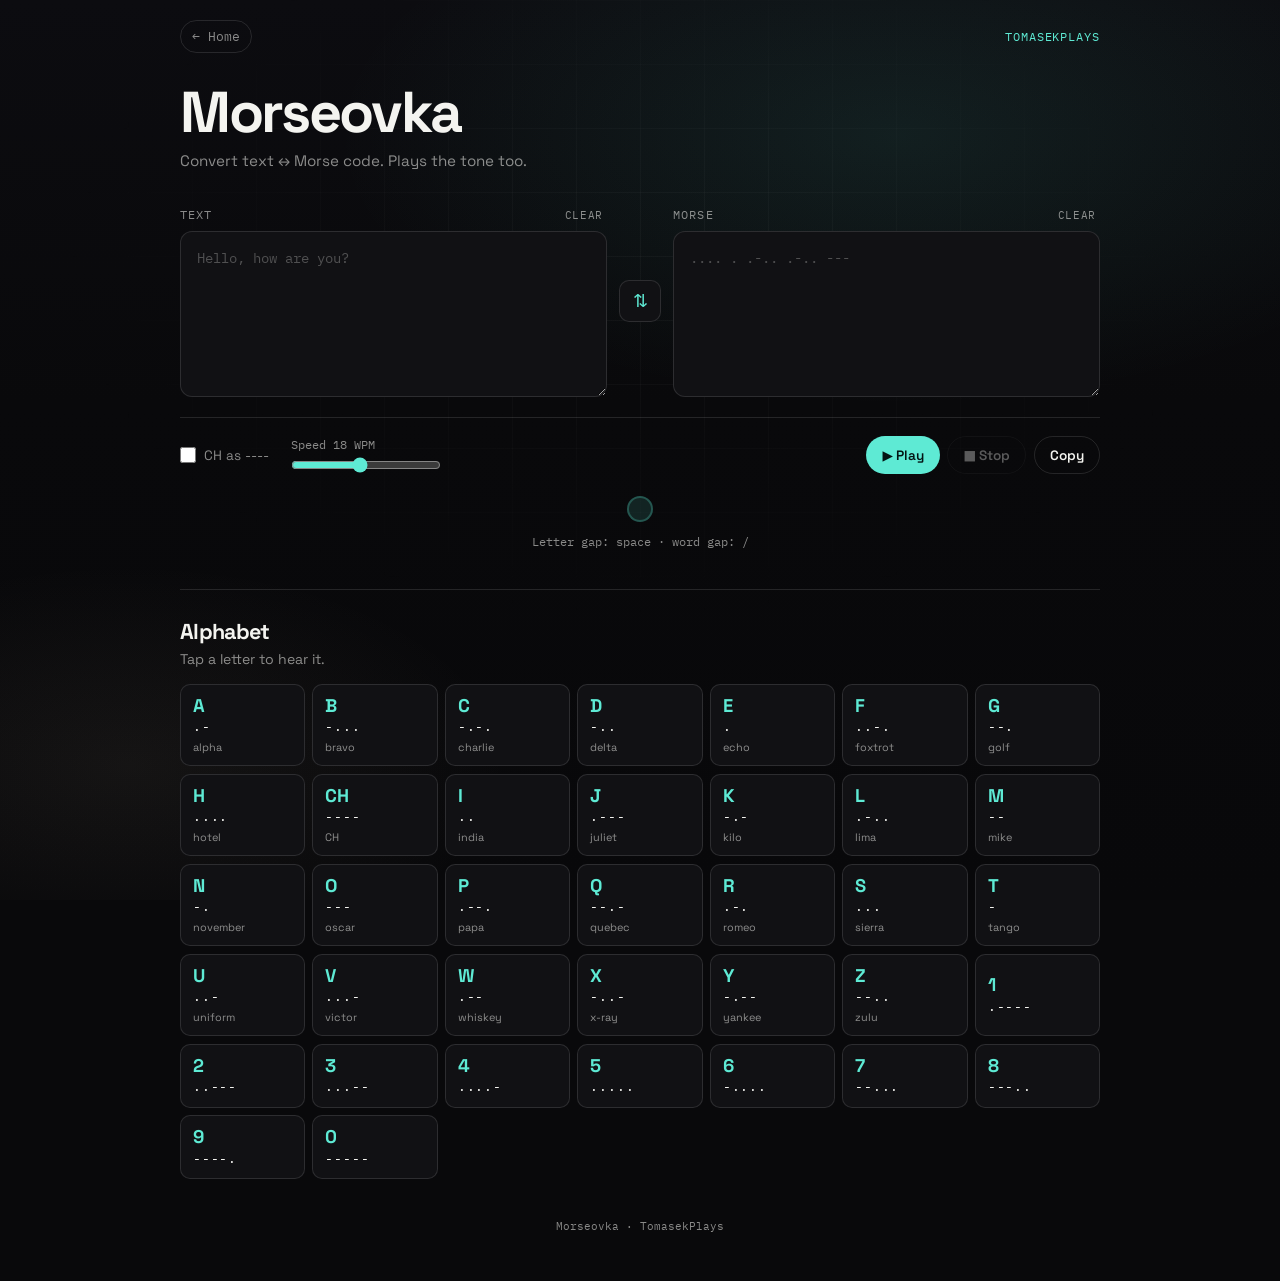
<file: morse.html>
<!DOCTYPE html>
<html lang="en">
<head>
  <meta charset="UTF-8" />
  <meta name="viewport" content="width=device-width, initial-scale=1.0" />
  <title>Morseovka · TomasekPlays</title>
  <meta name="description" content="TomasekPlays Morse code translator — text ↔ Morse with tone." />
  <link rel="icon" href="logo.png" type="image/png" />
  <link rel="preconnect" href="https://fonts.googleapis.com" />
  <link rel="preconnect" href="https://fonts.gstatic.com" crossorigin />
  <link href="https://fonts.googleapis.com/css2?family=Space+Grotesk:wght@400;500;600;700&family=IBM+Plex+Mono:wght@400;500&display=swap" rel="stylesheet" />
  <style>
    :root {
      --bg: #09090b;
      --elev: #111114;
      --ink: #f4f4f0;
      --muted: rgba(244, 244, 240, 0.55);
      --line: rgba(244, 244, 240, 0.12);
      --accent: #5eead4;
      --accent-dim: rgba(94, 234, 212, 0.14);
      --warm: #e8d5b7;
      --radius: 12px;
      --font: "Space Grotesk", system-ui, sans-serif;
      --mono: "IBM Plex Mono", ui-monospace, monospace;
    }

    * { box-sizing: border-box; margin: 0; padding: 0; }

    body {
      min-height: 100vh;
      font-family: var(--font);
      background: var(--bg);
      color: var(--ink);
      -webkit-font-smoothing: antialiased;
    }

    a { color: inherit; text-decoration: none; }

    .atmosphere {
      position: fixed;
      inset: 0;
      pointer-events: none;
      z-index: 0;
      background:
        radial-gradient(ellipse 80% 55% at 70% 15%, rgba(94, 234, 212, 0.09), transparent 55%),
        radial-gradient(ellipse 60% 45% at 10% 85%, rgba(232, 213, 183, 0.06), transparent 50%),
        linear-gradient(180deg, #0c0c10 0%, var(--bg) 45%, #08080a 100%);
    }

    .grid-fade {
      position: fixed;
      inset: 0;
      pointer-events: none;
      z-index: 0;
      opacity: 0.3;
      background-image:
        linear-gradient(var(--line) 1px, transparent 1px),
        linear-gradient(90deg, var(--line) 1px, transparent 1px);
      background-size: 64px 64px;
      mask-image: radial-gradient(ellipse 70% 60% at 50% 30%, black 10%, transparent 70%);
    }

    .wrap {
      position: relative;
      z-index: 1;
      width: min(920px, calc(100% - 2rem));
      margin: 0 auto;
      padding: 1.25rem 0 3rem;
    }

    .top {
      display: flex;
      align-items: center;
      justify-content: space-between;
      gap: 1rem;
      margin-bottom: 2rem;
    }

    .home-link {
      font-family: var(--mono);
      font-size: 0.8rem;
      color: var(--muted);
      padding: 0.45rem 0.7rem;
      border: 1px solid var(--line);
      border-radius: 999px;
      transition: color 0.15s, border-color 0.15s, background 0.15s;
    }

    .home-link:hover {
      color: var(--ink);
      border-color: rgba(94, 234, 212, 0.4);
      background: var(--accent-dim);
    }

    .tag {
      font-family: var(--mono);
      font-size: 0.72rem;
      letter-spacing: 0.08em;
      text-transform: uppercase;
      color: var(--accent);
    }

    .hero {
      margin-bottom: 2rem;
    }

    .hero h1 {
      font-size: clamp(2.2rem, 7vw, 3.6rem);
      letter-spacing: -0.04em;
      line-height: 0.95;
      margin: 0.35rem 0 0.65rem;
    }

    .hero p {
      max-width: 28rem;
      color: var(--muted);
      font-size: 0.95rem;
      line-height: 1.5;
    }

    .panels {
      display: grid;
      gap: 0.75rem;
    }

    @media (min-width: 720px) {
      .panels {
        grid-template-columns: 1fr auto 1fr;
        align-items: stretch;
      }
    }

    .panel {
      display: flex;
      flex-direction: column;
      gap: 0.45rem;
    }

    .panel-head {
      display: flex;
      justify-content: space-between;
      align-items: baseline;
    }

    .panel-head label {
      font-family: var(--mono);
      font-size: 0.72rem;
      letter-spacing: 0.1em;
      text-transform: uppercase;
      color: var(--muted);
    }

    .ghost {
      font-family: var(--mono);
      font-size: 0.68rem;
      letter-spacing: 0.06em;
      text-transform: uppercase;
      color: var(--muted);
      background: none;
      border: none;
      cursor: pointer;
      padding: 0.15rem 0.25rem;
    }

    .ghost:hover { color: var(--accent); }

    textarea {
      width: 100%;
      min-height: 150px;
      padding: 0.95rem 1rem;
      font-family: var(--mono);
      font-size: 0.9rem;
      line-height: 1.55;
      color: var(--ink);
      background: var(--elev);
      border: 1px solid var(--line);
      border-radius: var(--radius);
      resize: vertical;
    }

    textarea:focus {
      outline: none;
      border-color: rgba(94, 234, 212, 0.5);
      box-shadow: 0 0 0 3px var(--accent-dim);
    }

    textarea::placeholder { color: rgba(244, 244, 240, 0.28); }

    .swap-row {
      display: flex;
      align-items: center;
      justify-content: center;
    }

    .swap {
      width: 42px;
      height: 42px;
      border-radius: 10px;
      border: 1px solid var(--line);
      background: var(--elev);
      color: var(--accent);
      font-size: 1.1rem;
      cursor: pointer;
      transition: background 0.15s, border-color 0.15s;
    }

    .swap:hover {
      background: var(--accent-dim);
      border-color: rgba(94, 234, 212, 0.4);
    }

    .controls {
      display: flex;
      flex-wrap: wrap;
      gap: 1rem 1.4rem;
      align-items: center;
      margin-top: 1.25rem;
      padding-top: 1.1rem;
      border-top: 1px solid var(--line);
    }

    .toggle {
      display: inline-flex;
      align-items: center;
      gap: 0.5rem;
      font-size: 0.85rem;
      color: var(--muted);
      cursor: pointer;
      user-select: none;
    }

    .toggle input {
      width: 1rem;
      height: 1rem;
      accent-color: var(--accent);
      cursor: pointer;
    }

    .speed {
      display: flex;
      flex-direction: column;
      gap: 0.3rem;
      min-width: 150px;
      font-family: var(--mono);
      font-size: 0.75rem;
      color: var(--muted);
    }

    .speed input[type="range"] {
      width: 100%;
      accent-color: var(--accent);
    }

    .actions {
      display: flex;
      flex-wrap: wrap;
      gap: 0.45rem;
      margin-left: auto;
    }

    .btn {
      font-family: var(--font);
      font-size: 0.85rem;
      font-weight: 600;
      padding: 0.6rem 0.95rem;
      border-radius: 999px;
      border: 1px solid transparent;
      cursor: pointer;
      transition: background 0.15s, border-color 0.15s, opacity 0.15s;
    }

    .btn-primary {
      color: #041413;
      background: var(--accent);
    }

    .btn-primary:hover { filter: brightness(1.06); }

    .btn-secondary {
      color: var(--ink);
      background: transparent;
      border-color: var(--line);
    }

    .btn-secondary:hover:not(:disabled) {
      border-color: rgba(94, 234, 212, 0.4);
      background: var(--accent-dim);
    }

    .btn-secondary:disabled {
      opacity: 0.35;
      cursor: not-allowed;
    }

    .beacon {
      width: 26px;
      height: 26px;
      margin: 1.35rem auto 0;
      border-radius: 50%;
      background: rgba(94, 234, 212, 0.12);
      border: 2px solid rgba(94, 234, 212, 0.25);
      transition: background 0.05s, box-shadow 0.05s, border-color 0.05s;
    }

    .beacon.on {
      background: var(--accent);
      border-color: var(--accent);
      box-shadow: 0 0 24px rgba(94, 234, 212, 0.45), 0 0 50px rgba(94, 234, 212, 0.2);
    }

    .hint {
      margin-top: 0.75rem;
      text-align: center;
      font-family: var(--mono);
      font-size: 0.72rem;
      color: var(--muted);
    }

    .alpha {
      margin-top: 2.5rem;
      padding-top: 1.75rem;
      border-top: 1px solid var(--line);
    }

    .alpha h2 {
      font-size: 1.35rem;
      letter-spacing: -0.03em;
      margin-bottom: 0.3rem;
    }

    .alpha .lead {
      color: var(--muted);
      font-size: 0.88rem;
      margin-bottom: 1rem;
    }

    .alpha-grid {
      display: grid;
      grid-template-columns: repeat(auto-fill, minmax(118px, 1fr));
      gap: 0.45rem;
    }

    .alpha-card {
      text-align: left;
      padding: 0.7rem 0.75rem;
      background: var(--elev);
      border: 1px solid var(--line);
      border-radius: 10px;
      color: inherit;
      cursor: pointer;
      font: inherit;
      transition: border-color 0.15s, transform 0.12s, background 0.15s;
    }

    .alpha-card:hover {
      border-color: rgba(94, 234, 212, 0.45);
      background: linear-gradient(160deg, var(--accent-dim), transparent 55%), var(--elev);
      transform: translateY(-1px);
    }

    .alpha-card .letter {
      display: block;
      font-weight: 700;
      font-size: 1.15rem;
      color: var(--accent);
      line-height: 1.1;
    }

    .alpha-card .code {
      display: block;
      margin-top: 0.15rem;
      font-family: var(--mono);
      font-size: 0.82rem;
      letter-spacing: 0.06em;
    }

    .alpha-card .word {
      display: block;
      margin-top: 0.3rem;
      font-size: 0.68rem;
      color: var(--muted);
    }

    footer {
      margin-top: 2.5rem;
      text-align: center;
      font-family: var(--mono);
      font-size: 0.7rem;
      color: var(--muted);
    }
  </style>
</head>
<body>
  <div class="atmosphere" aria-hidden="true"></div>
  <div class="grid-fade" aria-hidden="true"></div>

  <div class="wrap">
    <div class="top">
      <a class="home-link" href="index.html" data-i18n="morse.home">← Home</a>
      <span class="tag" data-i18n="morse.tag">TomasekPlays</span>
    </div>

    <header class="hero">
      <h1 data-i18n="morse.title">Morseovka</h1>
      <p data-i18n="morse.lead">Convert text ↔ Morse code. Plays the tone too.</p>
    </header>

    <section class="translator" aria-label="Morse translator">
      <div class="panels">
        <div class="panel">
          <div class="panel-head">
            <label for="text-in" data-i18n="morse.text">Text</label>
            <button type="button" class="ghost" data-clear="text-in" data-i18n="morse.clear">Clear</button>
          </div>
          <textarea id="text-in" rows="6" data-i18n-placeholder="morse.placeholderText" placeholder="Hello, how are you?" spellcheck="true"></textarea>
        </div>

        <div class="swap-row">
          <button type="button" id="swap" class="swap" title="Swap" aria-label="Swap">⇅</button>
        </div>

        <div class="panel">
          <div class="panel-head">
            <label for="morse-in" data-i18n="morse.morse">Morse</label>
            <button type="button" class="ghost" data-clear="morse-in" data-i18n="morse.clear">Clear</button>
          </div>
          <textarea id="morse-in" rows="6" data-i18n-placeholder="morse.placeholderMorse" placeholder=".... . .-.. .-.. ---" spellcheck="false"></textarea>
        </div>
      </div>

      <div class="controls">
        <label class="toggle">
          <input type="checkbox" id="czech-ch" checked />
          <span data-i18n="morse.ch">CH as ----</span>
        </label>

        <div class="speed">
          <label for="wpm"><span data-i18n="morse.speed">Speed</span> <span id="wpm-val">18</span> WPM</label>
          <input type="range" id="wpm" min="8" max="30" value="18" />
        </div>

        <div class="actions">
          <button type="button" id="play" class="btn btn-primary" data-i18n="morse.play">▶ Play</button>
          <button type="button" id="stop" class="btn btn-secondary" disabled data-i18n="morse.stop">■ Stop</button>
          <button type="button" id="copy" class="btn btn-secondary" data-i18n="morse.copy">Copy</button>
        </div>
      </div>

      <div class="beacon" id="beacon" aria-hidden="true"></div>
      <p class="hint" id="status" data-i18n="morse.hint">Letter gap: space · word gap: /</p>
    </section>

    <section class="alpha" aria-labelledby="alpha-title">
      <h2 id="alpha-title" data-i18n="morse.alpha">Alphabet</h2>
      <p class="lead" data-i18n="morse.alphaLead">Tap a letter to hear it.</p>
      <div class="alpha-grid" id="alpha-grid"></div>
    </section>

    <footer>Morseovka · TomasekPlays</footer>
  </div>

  <script src="i18n.js"></script>
  <script src="morse.js"></script>
</body>
</html>
</file>
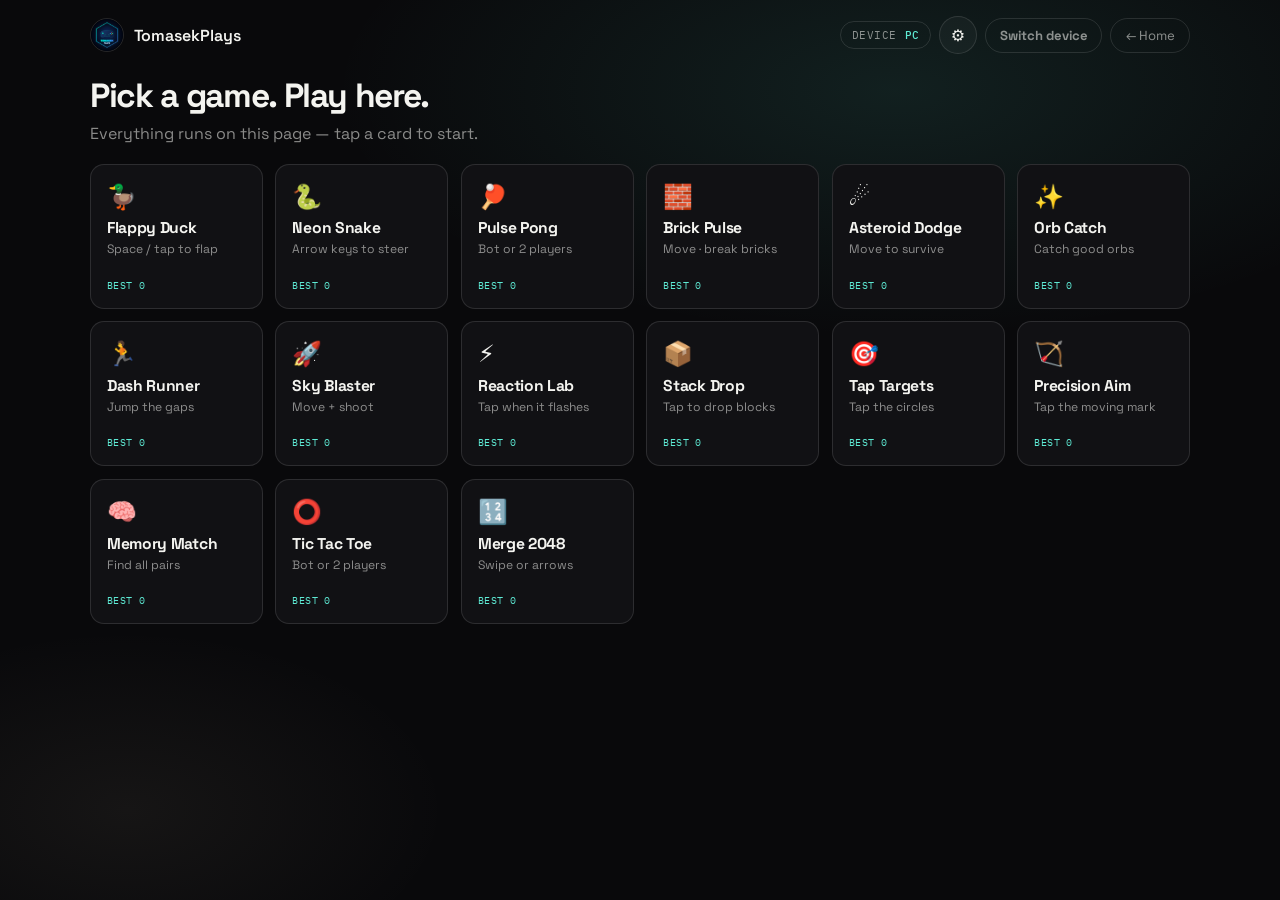
<file: videos/_shot_arcade.html>
<!DOCTYPE html>
<html lang="en">
<head>
  <meta charset="UTF-8" />
  <meta id="viewportMeta" name="viewport" content="width=device-width, initial-scale=1.0" />
  <title>Arcade · Tomasek Plays</title>
  <link rel="icon" href="../logo.png" type="image/png" />
  <link rel="preconnect" href="https://fonts.googleapis.com" />
  <link rel="preconnect" href="https://fonts.gstatic.com" crossorigin />
  <link href="https://fonts.googleapis.com/css2?family=Space+Grotesk:wght@400;500;600;700&family=IBM+Plex+Mono:wght@400;500&display=swap" rel="stylesheet" />
  <style>
    :root {
      --bg: #09090b;
      --elev: #111114;
      --ink: #f4f4f0;
      --muted: rgba(244, 244, 240, 0.55);
      --line: rgba(244, 244, 240, 0.12);
      --accent: #5eead4;
      --accent-dim: rgba(94, 234, 212, 0.14);
      --font: "Space Grotesk", system-ui, sans-serif;
      --mono: "IBM Plex Mono", ui-monospace, monospace;
    }
    * { box-sizing: border-box; margin: 0; padding: 0; }
    html, body { height: 100%; }
    body {
      font-family: var(--font);
      background: var(--bg);
      color: var(--ink);
      -webkit-font-smoothing: antialiased;
      touch-action: manipulation;
    }
    button, input, select { font: inherit; color: inherit; }
    a { color: inherit; text-decoration: none; }

    .bg {
      position: fixed; inset: 0; z-index: 0; pointer-events: none;
      background:
        radial-gradient(ellipse 80% 50% at 70% 10%, rgba(94,234,212,.1), transparent 55%),
        radial-gradient(ellipse 50% 40% at 10% 90%, rgba(232,213,183,.06), transparent 50%),
        #09090b;
    }

    .screen { display: none; position: relative; z-index: 2; min-height: 100%; }
    .screen.on { display: block; }
    #player.on { display: flex; flex-direction: column; min-height: 100%; }

    .wrap { width: min(1100px, calc(100% - 2rem)); margin: 0 auto; }
    .gate { min-height: 100vh; display: grid; place-items: center; padding: 1.25rem; }

    .card {
      width: min(420px, 100%);
      padding: 1.6rem;
      border-radius: 16px;
      border: 1px solid var(--line);
      background: linear-gradient(160deg, rgba(94,234,212,.08), transparent 45%), var(--elev);
      box-shadow: 0 24px 60px rgba(0,0,0,.45);
    }
    .card h1 { font-size: 1.4rem; letter-spacing: -.03em; margin: .2rem 0 .4rem; }
    .card p { color: var(--muted); font-size: .92rem; line-height: 1.5; margin-bottom: 1rem; }
    .brand-row { display: flex; gap: .75rem; align-items: center; margin-bottom: .75rem; }
    .brand-row img { width: 42px; height: 42px; border-radius: 50%; border: 1px solid var(--line); }

    label.f { display: grid; gap: .35rem; margin-bottom: .8rem; font-family: var(--mono); font-size: .68rem; letter-spacing: .06em; text-transform: uppercase; color: var(--muted); }
    input, select {
      width: 100%; padding: .75rem .85rem; border-radius: 10px; border: 1px solid var(--line);
      background: rgba(0,0,0,.35); outline: none;
    }
    input:focus, select:focus { border-color: rgba(94,234,212,.5); box-shadow: 0 0 0 3px var(--accent-dim); }
    .err { color: #f87171; min-height: 1.1rem; font-size: .85rem; margin-bottom: .5rem; }

    .btn {
      display: inline-flex; align-items: center; justify-content: center; gap: .4rem;
      border: none; cursor: pointer; border-radius: 999px; padding: .8rem 1.1rem; font-weight: 700;
    }
    .btn-a { background: var(--accent); color: #04120f; width: 100%; }
    .btn-g { background: transparent; border: 1px solid var(--line); color: var(--muted); }
    .btn-g:hover { color: var(--ink); }
    .btn:active { transform: scale(.98); }

    .devs { display: grid; grid-template-columns: 1fr 1fr; gap: .7rem; margin-bottom: 1rem; }
    .dev {
      padding: 1rem .7rem; border-radius: 14px; border: 1px solid var(--line);
      background: rgba(255,255,255,.02); cursor: pointer; text-align: center;
    }
    .dev strong { display: block; margin-bottom: .2rem; }
    .dev span { color: var(--muted); font-size: .75rem; }
    .dev.on { border-color: rgba(94,234,212,.55); background: var(--accent-dim); }

    .nav { display: flex; justify-content: space-between; align-items: center; gap: 1rem; padding: 1rem 0; flex-wrap: wrap; }
    .brand { display: inline-flex; align-items: center; gap: .65rem; font-weight: 600; }
    .brand img { width: 34px; height: 34px; border-radius: 50%; border: 1px solid var(--line); display: block; transition: transform .2s ease, box-shadow .2s ease; }
    .brand .yt-logo:hover img { transform: scale(1.06); box-shadow: 0 0 0 3px var(--accent-dim); }
    .nav-r { display: flex; gap: .5rem; align-items: center; flex-wrap: wrap; }
    .chip { font-family: var(--mono); font-size: .68rem; letter-spacing: .05em; text-transform: uppercase; padding: .4rem .65rem; border-radius: 999px; border: 1px solid var(--line); color: var(--muted); }
    .chip b { color: var(--accent); font-weight: 500; }
    .ico { width: 38px; height: 38px; border-radius: 50%; border: 1px solid var(--line); background: rgba(255,255,255,.03); cursor: pointer; }

    .head { margin: .25rem 0 1.25rem; }
    .head h2 { font-size: clamp(1.5rem, 4vw, 2.1rem); letter-spacing: -.04em; }
    .head p { color: var(--muted); margin-top: .35rem; max-width: 34rem; }

    .grid { display: grid; grid-template-columns: repeat(auto-fill, minmax(150px, 1fr)); gap: .8rem; padding-bottom: 2.5rem; }
    .gcard {
      text-align: left; padding: 1rem; min-height: 145px; border-radius: 14px; border: 1px solid var(--line);
      background: var(--elev); cursor: pointer; display: flex; flex-direction: column; justify-content: space-between;
    }
    .gcard:hover { border-color: rgba(94,234,212,.4); transform: translateY(-2px); }
    .gcard .e { font-size: 1.5rem; margin-bottom: .4rem; }
    .gcard h3 { font-size: .98rem; letter-spacing: -.02em; }
    .gcard p { color: var(--muted); font-size: .76rem; margin-top: .2rem; line-height: 1.35; }
    .gcard .m { margin-top: .7rem; font-family: var(--mono); font-size: .62rem; color: var(--accent); text-transform: uppercase; letter-spacing: .04em; }

    .pbar {
      display: flex; justify-content: space-between; gap: .75rem; flex-wrap: wrap; align-items: center;
      padding: .75rem 1rem; border-bottom: 1px solid var(--line); background: rgba(9,9,11,.9);
      position: sticky; top: 0; z-index: 5;
    }
    .pill { font-family: var(--mono); font-size: .78rem; color: var(--muted); border: 1px solid var(--line); border-radius: 999px; padding: .35rem .65rem; }
    .pill b { color: var(--accent); font-weight: 500; }

    .stage {
      flex: 1; display: flex; flex-direction: column; align-items: center; justify-content: center;
      padding: 1rem; gap: .75rem; width: 100%;
    }
    .canvas-wrap {
      width: min(100%, 420px);
      background: #0b0d12;
      border: 1px solid var(--line);
      border-radius: 16px;
      overflow: hidden;
      box-shadow: 0 20px 50px rgba(0,0,0,.4);
    }
    #cv {
      display: block;
      width: 100%;
      height: auto;
      vertical-align: top;
      touch-action: none;
      background: #0b0d12;
    }
    #dom {
      display: none;
      width: min(100%, 420px);
      min-height: 380px;
      padding: 1rem;
      border-radius: 16px;
      border: 1px solid var(--line);
      background: #0b0d12;
    }
    .hint { color: var(--muted); font-size: .82rem; text-align: center; max-width: 26rem; }

    .pad { display: none; width: min(100%, 420px); gap: .5rem; }
    body.is-mobile .pad { display: grid; }
    .pad.one { grid-template-columns: 1fr; }
    .pad.dir { grid-template-columns: repeat(3, 1fr); grid-template-rows: 54px 54px; }
    .pad button {
      border: 1px solid var(--line); background: rgba(255,255,255,.05); border-radius: 12px;
      font-size: 1.1rem; font-weight: 700; cursor: pointer; min-height: 54px;
    }
    .pad.dir .u { grid-column: 2; }
    .pad.dir .l { grid-column: 1; grid-row: 2; }
    .pad.dir .a { grid-column: 2; grid-row: 2; }
    .pad.dir .r { grid-column: 3; grid-row: 2; }

    .overlay {
      position: fixed; inset: 0; z-index: 40; display: none; place-items: center;
      padding: 1rem; background: rgba(5,5,8,.75); backdrop-filter: blur(8px);
    }
    .overlay.on { display: grid; }
    .row { display: flex; justify-content: space-between; align-items: center; gap: 1rem; padding: .7rem 0; border-bottom: 1px solid var(--line); }
    .row small { display: block; color: var(--muted); font-size: .75rem; }
    .tog { width: 46px; height: 26px; border-radius: 999px; border: 1px solid var(--line); background: rgba(255,255,255,.08); position: relative; cursor: pointer; }
    .tog.on { background: var(--accent); border-color: transparent; }
    .tog::after { content: ""; position: absolute; top: 2px; left: 2px; width: 20px; height: 20px; border-radius: 50%; background: #fff; transition: .15s; }
    .tog.on::after { transform: translateX(20px); background: #04120f; }

    .mem { display: grid; grid-template-columns: repeat(4, 1fr); gap: .45rem; }
    .mem button { aspect-ratio: 1; border-radius: 10px; border: 1px solid var(--line); background: #151820; font-size: 1.3rem; cursor: pointer; }
    .ttt { display: grid; grid-template-columns: repeat(3, 1fr); gap: .45rem; max-width: 300px; margin: 1rem auto; }
    .ttt button { aspect-ratio: 1; border-radius: 12px; border: 1px solid var(--line); background: #151820; font-size: 2rem; font-weight: 700; color: var(--accent); cursor: pointer; }
    .g2048 { display: grid; grid-template-columns: repeat(4, 1fr); gap: 6px; padding: 6px; background: #0f1218; border-radius: 12px; max-width: 340px; margin: 0 auto; }
    .g2048 div { aspect-ratio: 1; border-radius: 8px; display: grid; place-items: center; font-weight: 700; font-size: 1.25rem; background: #1a1f2a; }

    @media (max-width: 600px) {
      .grid { grid-template-columns: repeat(2, 1fr); }
    }

    .btn-home {
      display: inline-flex; align-items: center; gap: .35rem;
      padding: .5rem .9rem; font-size: .82rem; border-radius: 999px;
      border: 1px solid var(--line); background: transparent; color: var(--muted); cursor: pointer;
    }
    .btn-home:hover { color: var(--ink); border-color: rgba(244,244,240,.25); }

    .fx {
      position: fixed; inset: 0; z-index: 200; pointer-events: none;
      opacity: 0; visibility: hidden;
      background:
        radial-gradient(circle at 50% 45%, rgba(94,234,212,.28), transparent 55%),
        rgba(9,9,11,.7);
    }
    .fx.go {
      visibility: visible;
      animation: fxFlash .75s ease forwards;
    }
    .fx.play {
      background:
        radial-gradient(circle at 50% 40%, rgba(94,234,212,.4), transparent 50%),
        rgba(5,5,8,.55);
    }
    @keyframes fxFlash {
      0% { opacity: 0; }
      40% { opacity: 1; }
      100% { opacity: 0; }
    }

    .fx-badge {
      position: fixed; left: 50%; top: 46%; z-index: 201;
      transform: translate(-50%, -40%) scale(.85);
      opacity: 0; visibility: hidden; pointer-events: none;
      font-family: var(--mono); font-size: .8rem; letter-spacing: .1em; text-transform: uppercase;
      color: var(--accent); padding: .8rem 1.2rem; border-radius: 999px;
      border: 1px solid rgba(94,234,212,.45); background: rgba(9,9,11,.88);
      box-shadow: 0 0 40px rgba(94,234,212,.22);
    }
    .fx-badge.go {
      visibility: visible;
      animation: fxBadge .75s cubic-bezier(.22,1,.36,1) forwards;
    }
    @keyframes fxBadge {
      0% { opacity: 0; transform: translate(-50%, -40%) scale(.85); }
      40% { opacity: 1; transform: translate(-50%, -50%) scale(1.05); }
      100% { opacity: 0; transform: translate(-50%, -58%) scale(1); }
    }

    .overlay .card.launch-out {
      animation: launchOut .45s ease forwards;
    }
    @keyframes launchOut {
      0% { transform: scale(1); opacity: 1; }
      100% { transform: scale(1.06); opacity: 0; }
    }

    .screen.fade-out {
      animation: screenOut .4s ease forwards;
    }
    @keyframes screenOut {
      to { opacity: 0; transform: translateY(10px); }
    }
  </style>

<style>*,*::before,*::after{animation:none!important;transition:none!important}</style>
</head>
<body>
  <div class="bg"></div>
  <div class="fx" id="fx" aria-hidden="true"></div>
  <div class="fx-badge" id="fxBadge" aria-hidden="true"></div>

  <section class="screen on" id="beta">
    <div class="gate">
      <div class="card">
        <div class="brand-row">
          <img src="../logo.png" alt="" />
          <div><strong>Tomasek Plays</strong><div style="color:var(--muted);font-size:.8rem">Arcade beta</div></div>
        </div>
        <h1>Try Beta mode</h1>
        <p>Enter a beta code to unlock the arcade.</p>
        <form id="betaForm">
          <label class="f">Beta code <input id="betaCode" maxlength="8" inputmode="numeric" placeholder="Enter code" autocomplete="off" required /></label>
          <p class="err" id="betaErr"></p>
          <button class="btn btn-a" type="submit">Try Beta mode</button>
        </form>
      </div>
    </div>
  </section>

  <section class="screen" id="device">
    <div class="gate">
      <div class="card">
        <h1>Choose your setup</h1>
        <p>Mobile turns zoom off. PC can keep zoom on.</p>
        <div class="devs">
          <button type="button" class="dev on" data-d="pc"><strong>PC</strong><span>Keyboard · zoom ok</span></button>
          <button type="button" class="dev" data-d="mobile"><strong>Mobile</strong><span>Touch · zoom off</span></button>
        </div>
        <button type="button" class="btn btn-a" id="goArcade">Enter arcade</button>
        <div style="margin-top:.7rem"><button type="button" class="btn btn-g" id="btnHomeDevice" style="width:100%">Back home</button></div>
      </div>
    </div>
  </section>

  <section class="screen" id="hub">
    <div class="wrap">
      <header class="nav">
        <div class="brand">
          <a class="yt-logo" href="https://www.youtube.com/@TomasekPlays" target="_blank" rel="noopener noreferrer" title="TomasekPlays on YouTube">
            <img src="../logo.png" alt="TomasekPlays YouTube" />
          </a>
          <a href="../index.html" id="brandHome">TomasekPlays</a>
        </div>
        <div class="nav-r">
          <span class="chip">device <b id="devChip">PC</b></span>
          <button type="button" class="ico" id="btnSet1" title="Settings">⚙</button>
          <button type="button" class="btn btn-g" id="btnSwitch" style="padding:.5rem .85rem;font-size:.82rem">Switch device</button>
          <button type="button" class="btn-home" id="btnHome">← Home</button>
        </div>
      </header>
      <div class="head">
        <h2>Pick a game. Play here.</h2>
        <p>Everything runs on this page — tap a card to start.</p>
      </div>
      <div class="grid" id="grid"></div>
    </div>
  </section>

  <section class="screen" id="player">
    <div class="pbar">
      <div style="display:flex;gap:.5rem;align-items:center;flex-wrap:wrap">
        <button type="button" class="btn btn-g" id="btnBack" style="padding:.45rem .8rem;font-size:.85rem">← Arcade</button>
        <button type="button" class="btn-home" id="btnHomePlay" style="padding:.45rem .8rem;font-size:.85rem">← Home</button>
        <strong id="pTitle">Game</strong>
      </div>
      <div style="display:flex;gap:.45rem;align-items:center;flex-wrap:wrap">
        <span class="pill">score <b id="score">0</b></span>
        <span class="pill">best <b id="best">0</b></span>
        <button type="button" class="ico" id="btnSet2">⚙</button>
        <button type="button" class="btn btn-a" id="btnRestart" style="width:auto;padding:.45rem .9rem;font-size:.85rem">Restart</button>
      </div>
    </div>
    <div class="stage">
      <div class="canvas-wrap" id="cvWrap"><canvas id="cv" width="360" height="480"></canvas></div>
      <div id="dom"></div>
      <p class="hint" id="hint"></p>
      <div class="pad one" id="pad"></div>
    </div>
  </section>

  <div class="overlay" id="settings">
    <div class="card" style="width:min(440px,100%)">
      <h1>Settings</h1>
      <p>Saved on this device.</p>
      <div class="row"><div><span>Sound</span><small>Beeps while playing</small></div><button type="button" class="tog on" id="togSound"></button></div>
      <div class="row"><div><span>Difficulty</span><small>Default for new games</small></div>
        <select id="diff" style="width:auto"><option value="easy">Easy</option><option value="normal" selected>Normal</option><option value="hard">Hard</option></select>
      </div>
      <div class="row"><div><span>PC zoom</span><small>Only in PC mode</small></div><button type="button" class="tog on" id="togZoom"></button></div>
      <div style="display:flex;gap:.6rem;margin-top:1rem;flex-wrap:wrap">
        <button type="button" class="btn btn-g" id="resetScores" style="flex:1">Reset scores</button>
        <button type="button" class="btn btn-a" id="closeSet" style="flex:1;width:auto">Done</button>
      </div>
    </div>
  </div>

  <div class="overlay" id="launch">
    <div class="card" style="width:min(440px,100%)">
      <div class="brand-row" style="margin-bottom:.4rem">
        <span id="launchEmoji" style="font-size:1.6rem">🎮</span>
        <div>
          <strong id="launchName">Game</strong>
          <div style="color:var(--muted);font-size:.8rem" id="launchBlurb">Options</div>
        </div>
      </div>
      <h1 style="font-size:1.15rem;margin-top:.5rem">Before you play</h1>
      <p style="margin-bottom:.75rem">Pick difficulty<span id="launchModeLabel"> and opponent</span>.</p>

      <div style="margin-bottom:.85rem">
        <div style="font-family:var(--mono);font-size:.68rem;letter-spacing:.06em;text-transform:uppercase;color:var(--muted);margin-bottom:.45rem">Difficulty</div>
        <div class="devs" id="diffPick" style="grid-template-columns:1fr 1fr 1fr">
          <button type="button" class="dev" data-diff="easy"><strong>Easy</strong></button>
          <button type="button" class="dev on" data-diff="normal"><strong>Normal</strong></button>
          <button type="button" class="dev" data-diff="hard"><strong>Hard</strong></button>
        </div>
      </div>

      <div id="modeBlock" style="margin-bottom:.85rem">
        <div style="font-family:var(--mono);font-size:.68rem;letter-spacing:.06em;text-transform:uppercase;color:var(--muted);margin-bottom:.45rem">Players</div>
        <div class="devs" id="modePick">
          <button type="button" class="dev on" data-mode="bot"><strong>vs Bot</strong><span>Play against AI</span></button>
          <button type="button" class="dev" data-mode="2p"><strong>2 Players</strong><span>Share one device</span></button>
        </div>
      </div>

      <div style="display:flex;gap:.6rem;flex-wrap:wrap">
        <button type="button" class="btn btn-g" id="launchCancel" style="flex:1">Cancel</button>
        <button type="button" class="btn btn-a" id="launchStart" style="flex:1;width:auto">Start game</button>
      </div>
    </div>
  </div>

<script>
(function () {
  const CODES = ["4949", "148", "312"];
  const K = { beta: "tomasekBetaUnlocked", device: "tomasekDevice", set: "tomasekSettings", scores: "tomasekScores" };

  const cv = document.getElementById("cv");
  const ctx = cv.getContext("2d");
  const dom = document.getElementById("dom");
  const pad = document.getElementById("pad");

  let device = localStorage.getItem(K.device) || "pc";
  let settings = Object.assign({ sound: true, difficulty: "normal", pcZoom: true, mode: "bot" }, JSON.parse(localStorage.getItem(K.set) || "{}"));
  let scores = JSON.parse(localStorage.getItem(K.scores) || "{}");
  let current = null;
  let pending = null;
  let playDiff = "normal";
  let playMode = "bot";
  let runId = 0;
  let raf = 0;
  let input = { action: false, up: false, down: false, left: false, right: false, p2up: false, p2down: false };
  let pulses = new Set();

  const GAMES = [
    { id: "flappy", name: "Flappy Duck", emoji: "🦆", blurb: "Space / tap to flap", pad: "one" },
    { id: "snake", name: "Neon Snake", emoji: "🐍", blurb: "Arrow keys to steer", pad: "dir", wide: true },
    { id: "pong", name: "Pulse Pong", emoji: "🏓", blurb: "Bot or 2 players", pad: "dir", wide: true, versus: true },
    { id: "breakout", name: "Brick Pulse", emoji: "🧱", blurb: "Move · break bricks", pad: "dir", wide: true },
    { id: "dodge", name: "Asteroid Dodge", emoji: "☄️", blurb: "Move to survive", pad: "dir" },
    { id: "catcher", name: "Orb Catch", emoji: "✨", blurb: "Catch good orbs", pad: "dir", wide: true },
    { id: "runner", name: "Dash Runner", emoji: "🏃", blurb: "Jump the gaps", pad: "one", wide: true },
    { id: "shooter", name: "Sky Blaster", emoji: "🚀", blurb: "Move + shoot", pad: "dir" },
    { id: "reaction", name: "Reaction Lab", emoji: "⚡", blurb: "Tap when it flashes", pad: "one", wide: true },
    { id: "stack", name: "Stack Drop", emoji: "📦", blurb: "Tap to drop blocks", pad: "one" },
    { id: "whack", name: "Tap Targets", emoji: "🎯", blurb: "Tap the circles", pad: "one", wide: true },
    { id: "aim", name: "Precision Aim", emoji: "🏹", blurb: "Tap the moving mark", pad: "one", wide: true },
    { id: "memory", name: "Memory Match", emoji: "🧠", blurb: "Find all pairs", pad: "none", dom: true },
    { id: "ttt", name: "Tic Tac Toe", emoji: "⭕", blurb: "Bot or 2 players", pad: "none", dom: true, versus: true },
    { id: "merge", name: "Merge 2048", emoji: "🔢", blurb: "Swipe or arrows", pad: "dir", dom: true, wide: true },
  ];

  function $(id) { return document.getElementById(id); }
  function show(id) {
    ["beta", "device", "hub", "player"].forEach((s) => $(s).classList.toggle("on", s === id));
  }
  function mul() { return playDiff === "easy" ? 0.7 : playDiff === "hard" ? 1.45 : 1; }
  function botSkill() {
    // higher = stronger bot tracking (kept a bit slower overall)
    return playDiff === "easy" ? 0.035 : playDiff === "hard" ? 0.11 : 0.065;
  }
  function botThinkMs() {
    // AI "thinks" for ~0.5–1.5 seconds
    if (playDiff === "easy") return rand(900, 1500);
    if (playDiff === "hard") return rand(500, 900);
    return rand(700, 1200);
  }
  function rand(a, b) { return a + Math.random() * (b - a); }
  function clamp(v, a, b) { return Math.max(a, Math.min(b, v)); }
  function saveSet() { localStorage.setItem(K.set, JSON.stringify(settings)); }
  function saveScores() { localStorage.setItem(K.scores, JSON.stringify(scores)); }

  function beep(kind) {
    if (!settings.sound) return;
    try {
      const ac = new (window.AudioContext || window.webkitAudioContext)();
      const o = ac.createOscillator(), g = ac.createGain();
      o.connect(g); g.connect(ac.destination);
      o.frequency.value = kind === "bad" ? 150 : kind === "win" ? 640 : 400;
      g.gain.value = 0.03;
      o.start();
      g.gain.exponentialRampToValueAtTime(0.0001, ac.currentTime + 0.1);
      o.stop(ac.currentTime + 0.11);
      setTimeout(() => ac.close(), 180);
    } catch (e) {}
  }

  function setScore(n) {
    $("score").textContent = typeof n === "number" ? String(Math.floor(n)) : String(n);
  }
  function best(id, n) {
    scores[id] = Math.max(scores[id] || 0, Math.floor(n));
    saveScores();
    $("best").textContent = String(scores[id]);
  }

  function setViewport() {
    const mobile = device === "mobile";
    document.body.classList.toggle("is-mobile", mobile);
    $("devChip").textContent = device.toUpperCase();
    const meta = $("viewportMeta");
    if (mobile || !settings.pcZoom) {
      meta.setAttribute("content", "width=device-width, initial-scale=1, maximum-scale=1, user-scalable=no");
    } else {
      meta.setAttribute("content", "width=device-width, initial-scale=1, maximum-scale=5, user-scalable=yes");
    }
  }

  function stopGame() {
    runId++;
    cancelAnimationFrame(raf);
    raf = 0;
    input = { action: false, up: false, down: false, left: false, right: false, p2up: false, p2down: false };
    pulses = new Set();
    window.onkeydown = null;
    window.onkeyup = null;
    cv.onpointerdown = null;
    cv.onpointermove = null;
    cv.onclick = null;
  }

  function sizeCanvas(wide) {
    if (wide) { cv.width = 480; cv.height = 360; }
    else { cv.width = 360; cv.height = 480; }
  }

  function clear(color) {
    ctx.fillStyle = color || "#0b0d12";
    ctx.fillRect(0, 0, cv.width, cv.height);
  }

  function loop(id, fn) {
    const my = id;
    function frame(t) {
      if (my !== runId) return;
      fn(t);
      if (my === runId) raf = requestAnimationFrame(frame);
    }
    raf = requestAnimationFrame(frame);
  }

  function bindKeys() {
    const two = playMode === "2p" && current && current.versus;
    window.onkeydown = (e) => {
      let k = null;
      if (two) {
        // P1: W/S · P2: arrows
        const m2 = { Space: "action", Enter: "action", KeyW: "up", KeyS: "down", KeyA: "left", KeyD: "right", ArrowUp: "p2up", ArrowDown: "p2down", ArrowLeft: "left", ArrowRight: "right" };
        k = m2[e.code];
      } else {
        const m = { Space: "action", Enter: "action", ArrowUp: "up", KeyW: "up", ArrowDown: "down", KeyS: "down", ArrowLeft: "left", KeyA: "left", ArrowRight: "right", KeyD: "right" };
        k = m[e.code];
      }
      if (!k) return;
      e.preventDefault();
      if (!e.repeat) pulses.add(k);
      input[k] = true;
    };
    window.onkeyup = (e) => {
      let k = null;
      if (two) {
        const m2 = { Space: "action", Enter: "action", KeyW: "up", KeyS: "down", KeyA: "left", KeyD: "right", ArrowUp: "p2up", ArrowDown: "p2down", ArrowLeft: "left", ArrowRight: "right" };
        k = m2[e.code];
      } else {
        const m = { Space: "action", Enter: "action", ArrowUp: "up", KeyW: "up", ArrowDown: "down", KeyS: "down", ArrowLeft: "left", KeyA: "left", ArrowRight: "right", KeyD: "right" };
        k = m[e.code];
      }
      if (k) input[k] = false;
    };
  }

  function eat(key) {
    if (!pulses.has(key)) return false;
    pulses.delete(key);
    return true;
  }

  function pointerPos(e) {
    const r = cv.getBoundingClientRect();
    return {
      x: ((e.clientX - r.left) / r.width) * cv.width,
      y: ((e.clientY - r.top) / r.height) * cv.height,
    };
  }

  function setupPad(type) {
    if (type === "none") {
      pad.style.display = "none";
      pad.innerHTML = "";
      return;
    }
    pad.style.display = "";
    const twoPong = playMode === "2p" && current && current.id === "pong";
    if (twoPong) {
      pad.className = "pad";
      pad.style.display = "grid";
      pad.style.gridTemplateColumns = "1fr 1fr";
      pad.style.gap = ".5rem";
      pad.innerHTML = `
        <div style="display:grid;gap:.4rem">
          <button type="button" data-k="up">P1 ▲</button>
          <button type="button" data-k="down">P1 ▼</button>
        </div>
        <div style="display:grid;gap:.4rem">
          <button type="button" data-k="p2up">P2 ▲</button>
          <button type="button" data-k="p2down">P2 ▼</button>
        </div>`;
    } else {
      pad.style.gridTemplateColumns = "";
      pad.className = "pad " + (type === "dir" ? "dir" : "one");
      if (type === "dir") {
        pad.innerHTML = `
          <button type="button" class="u" data-k="up">▲</button>
          <button type="button" class="l" data-k="left">◀</button>
          <button type="button" class="a" data-k="action">●</button>
          <button type="button" class="r" data-k="right">▶</button>`;
      } else {
        pad.innerHTML = `<button type="button" data-k="action">TAP / ACTION</button>`;
      }
    }
    pad.querySelectorAll("button").forEach((b) => {
      const down = (e) => {
        e.preventDefault();
        pulses.add(b.dataset.k);
        input[b.dataset.k] = true;
        try { b.setPointerCapture(e.pointerId); } catch (_) {}
      };
      const up = (e) => {
        e.preventDefault();
        input[b.dataset.k] = false;
      };
      b.onpointerdown = down;
      b.onpointerup = up;
      b.onpointercancel = up;
      b.onlostpointercapture = () => { input[b.dataset.k] = false; };
    });
  }

  function renderGrid() {
    $("grid").innerHTML = GAMES.map((g) => `
      <button type="button" class="gcard" data-id="${g.id}">
        <div><div class="e">${g.emoji}</div><h3>${g.name}</h3><p>${g.blurb}</p></div>
        <div class="m">best ${scores[g.id] || 0}</div>
      </button>`).join("");
    $("grid").querySelectorAll(".gcard").forEach((btn) => {
      btn.onclick = () => openLaunch(btn.dataset.id);
    });
  }

  function openLaunch(id) {
    const g = GAMES.find((x) => x.id === id);
    if (!g) return;
    pending = g;
    playDiff = settings.difficulty || "normal";
    playMode = settings.mode || "bot";
    $("launchEmoji").textContent = g.emoji;
    $("launchName").textContent = g.name;
    $("launchBlurb").textContent = g.blurb;
    $("modeBlock").style.display = g.versus ? "block" : "none";
    $("launchModeLabel").style.display = g.versus ? "inline" : "none";
    document.querySelectorAll("#diffPick .dev").forEach((b) => b.classList.toggle("on", b.dataset.diff === playDiff));
    document.querySelectorAll("#modePick .dev").forEach((b) => b.classList.toggle("on", b.dataset.mode === playMode));
    $("launch").classList.add("on");
  }

  function playFx(label, playStyle, then) {
    const fx = $("fx");
    const badge = $("fxBadge");
    fx.className = "fx go" + (playStyle ? " play" : "");
    badge.textContent = label;
    badge.className = "fx-badge go";
    setTimeout(() => {
      fx.className = "fx";
      badge.className = "fx-badge";
      if (then) then();
    }, 720);
  }

  function goHome(e) {
    if (e) e.preventDefault();
    stopGame();
    const on = document.querySelector(".screen.on");
    if (on) on.classList.add("fade-out");
    playFx("Back to home", false, () => {
      window.location.href = "index.html";
    });
  }

  function beginPending() {
    if (!pending || beginPending._busy) return;
    beginPending._busy = true;
    settings.difficulty = playDiff;
    settings.mode = playMode;
    saveSet();
    $("diff").value = playDiff;
    const id = pending.id;
    const card = $("launch").querySelector(".card");
    if (card) {
      card.classList.remove("launch-out");
      void card.offsetWidth;
      card.classList.add("launch-out");
    }
    playFx("Starting " + (pending.name || "game"), true, () => {
      $("launch").classList.remove("on");
      if (card) card.classList.remove("launch-out");
      pending = null;
      beginPending._busy = false;
      openGame(id);
    });
  }

  function openGame(id) {
    const g = GAMES.find((x) => x.id === id);
    if (!g) return;
    current = g;
    $("pTitle").textContent = g.name + (g.versus ? (playMode === "2p" ? " · 2P" : " · Bot") : "") + " · " + playDiff;
    $("best").textContent = String(scores[id] || 0);
    setScore(0);
    let hint = g.blurb;
    if (g.id === "pong" && playMode === "2p") hint = "P1: W/S · P2: ↑/↓";
    else if (g.id === "ttt" && playMode === "2p") hint = "Take turns on the same device";
    else if (g.versus && playMode === "bot") hint = "Playing vs bot (" + playDiff + ")";
    hint += device === "pc" ? " · keyboard / mouse" : " · touch controls";
    $("hint").textContent = hint;
    setupPad(g.pad);
    show("player");
    startGame();
  }

  function startGame() {
    if (!current) return;
    stopGame();
    bindKeys();
    const id = runId;
    dom.style.display = current.dom ? "block" : "none";
    $("cvWrap").style.display = current.dom ? "none" : "block";
    if (!current.dom) sizeCanvas(!!current.wide);
    clear("#0b0d12");
    setScore(0);
    try {
      const starters = {
        flappy, snake, pong, breakout, dodge, catcher, runner, shooter,
        reaction, stack, whack, aim, memory, ttt, merge,
      };
      starters[current.id](id);
    } catch (err) {
      console.error(err);
      clear("#200");
      ctx.fillStyle = "#fff";
      ctx.font = "16px sans-serif";
      ctx.fillText("Error: " + err.message, 20, 40);
    }
  }

  /* -------- games -------- */
  function flappy(id) {
    const W = cv.width, H = cv.height;
    let birdY = H * 0.45, vel = 0, pipes = [], score = 0, dead = false, started = false, t = 0;
    const gap = 140 / Math.sqrt(mul());
    const spawn = () => {
      const top = rand(70, H - gap - 90);
      pipes.push({ x: W + 10, top, passed: false });
    };
    cv.onpointerdown = () => { pulses.add("action"); input.action = true; };
    loop(id, () => {
      if (eat("action") || eat("up")) {
        if (dead) { startGame(); return; }
        started = true;
        vel = -6.4;
        beep();
      }
      clear("#0b1220");
      ctx.fillStyle = "#122018"; ctx.fillRect(0, H - 30, W, 30);

      if (started && !dead) {
        t++;
        vel += 0.32 * mul();
        birdY += vel;
        if (t % Math.max(50, Math.floor(85 / mul())) === 0) spawn();
        if (pipes.length === 0) spawn();
        pipes.forEach((p) => p.x -= 2.6 * mul());
        pipes = pipes.filter((p) => p.x > -50);
        for (const p of pipes) {
          ctx.fillStyle = "#5eead4";
          ctx.fillRect(p.x, 0, 46, p.top);
          ctx.fillRect(p.x, p.top + gap, 46, H);
          if (!p.passed && p.x + 46 < 80) { p.passed = true; score++; setScore(score); best("flappy", score); beep("win"); }
          if (80 + 12 > p.x && 80 - 12 < p.x + 46 && (birdY - 12 < p.top || birdY + 12 > p.top + gap)) dead = true;
        }
        if (birdY > H - 42 || birdY < 10) dead = true;
        if (dead) beep("bad");
      }

      ctx.fillStyle = "#e8d5b7";
      ctx.beginPath(); ctx.arc(80, birdY, 14, 0, Math.PI * 2); ctx.fill();
      ctx.fillStyle = "#04120f";
      ctx.beginPath(); ctx.arc(86, birdY - 3, 2.5, 0, Math.PI * 2); ctx.fill();
      ctx.fillStyle = "#f59e0b";
      ctx.beginPath(); ctx.moveTo(92, birdY); ctx.lineTo(104, birdY + 3); ctx.lineTo(92, birdY + 7); ctx.fill();

      if (!started) {
        ctx.fillStyle = "rgba(0,0,0,.35)"; ctx.fillRect(0, 0, W, H);
        ctx.fillStyle = "#f4f4f0"; ctx.font = "700 20px Space Grotesk"; ctx.textAlign = "center";
        ctx.fillText("Tap / Space to start", W / 2, H / 2);
      }
      if (dead) {
        ctx.fillStyle = "rgba(0,0,0,.45)"; ctx.fillRect(0, 0, W, H);
        ctx.fillStyle = "#f4f4f0"; ctx.font = "700 20px Space Grotesk"; ctx.textAlign = "center";
        ctx.fillText("Game over · tap to retry", W / 2, H / 2);
      }
      ctx.textAlign = "left";
    });
  }

  function snake(id) {
    const cell = 20, cols = (cv.width / cell) | 0, rows = (cv.height / cell) | 0;
    let body = [{ x: 5, y: 8 }], dir = { x: 1, y: 0 }, next = { x: 1, y: 0 }, food = { x: 12, y: 8 }, score = 0, acc = 0, last = performance.now();
    const place = () => {
      do { food = { x: (Math.random() * cols) | 0, y: (Math.random() * rows) | 0 }; }
      while (body.some((s) => s.x === food.x && s.y === food.y));
    };
    place();
    loop(id, (now) => {
      if (eat("up") && dir.y !== 1) next = { x: 0, y: -1 };
      if (eat("down") && dir.y !== -1) next = { x: 0, y: 1 };
      if (eat("left") && dir.x !== 1) next = { x: -1, y: 0 };
      if (eat("right") && dir.x !== -1) next = { x: 1, y: 0 };
      acc += (now - last) / 1000; last = now;
      const step = 1 / (6.5 * mul());
      while (acc >= step) {
        acc -= step;
        dir = next;
        const h = { x: body[0].x + dir.x, y: body[0].y + dir.y };
        if (h.x < 0 || h.y < 0 || h.x >= cols || h.y >= rows || body.some((s) => s.x === h.x && s.y === h.y)) {
          beep("bad"); startGame(); return;
        }
        body.unshift(h);
        if (h.x === food.x && h.y === food.y) { score++; setScore(score); best("snake", score); beep("win"); place(); }
        else body.pop();
      }
      clear();
      ctx.fillStyle = "#e8d5b7"; ctx.fillRect(food.x * cell + 2, food.y * cell + 2, cell - 4, cell - 4);
      ctx.fillStyle = "#5eead4";
      body.forEach((s, i) => { ctx.globalAlpha = Math.max(0.35, 1 - i * 0.04); ctx.fillRect(s.x * cell + 1, s.y * cell + 1, cell - 2, cell - 2); });
      ctx.globalAlpha = 1;
    });
  }

  function pong(id) {
    const W = cv.width, H = cv.height;
    const two = playMode === "2p";
    let py = H / 2 - 40, ey = H / 2 - 40;
    let ball = { x: W / 2, y: H / 2, vx: 3.3 * mul(), vy: 2 };
    let s1 = 0, s2 = 0;
    let botReactUntil = 0;
    setScore(0);
    if (!two) cv.onpointermove = (e) => { py = pointerPos(e).y - 40; };
    loop(id, () => {
      if (input.up) py -= 5.5;
      if (input.down) py += 5.5;
      py = clamp(py, 0, H - 80);
      if (two) {
        if (input.p2up) ey -= 5.5;
        if (input.p2down) ey += 5.5;
      } else {
        const now = performance.now();
        // brief "thinking" pause when ball comes toward the bot
        if (ball.vx > 0 && ball.x > W * 0.45 && now > botReactUntil) {
          botReactUntil = now + (playDiff === "easy" ? rand(180, 420) : playDiff === "hard" ? rand(60, 140) : rand(100, 260));
        }
        if (now >= botReactUntil || ball.vx <= 0) {
          const track = botSkill() * (playDiff === "hard" ? 1.05 : 1);
          const maxSpd = playDiff === "easy" ? 2.6 : playDiff === "hard" ? 3.6 : 3.1;
          ey += clamp((ball.y - ey - 40) * track * 8, -maxSpd, maxSpd);
        }
      }
      ey = clamp(ey, 0, H - 80);
      ball.x += ball.vx; ball.y += ball.vy;
      if (ball.y < 8 || ball.y > H - 8) ball.vy *= -1;
      if (ball.x < 26 && ball.y > py && ball.y < py + 80) { ball.vx = Math.abs(ball.vx) * 1.03; ball.x = 26; beep(); }
      if (ball.x > W - 26 && ball.y > ey && ball.y < ey + 80) { ball.vx = -Math.abs(ball.vx) * 1.03; ball.x = W - 26; beep(); }
      if (ball.x < 0) {
        if (two) { s2++; setScore(s1 + " - " + s2); beep("bad"); }
        else { beep("bad"); startGame(); return; }
        ball = { x: W / 2, y: H / 2, vx: 3.3 * mul(), vy: rand(-2.5, 2.5) };
      }
      if (ball.x > W) {
        if (two) { s1++; setScore(s1 + " - " + s2); beep("win"); }
        else { s1++; setScore(s1); best("pong", s1); beep("win"); }
        ball = { x: W / 2, y: H / 2, vx: -3.3 * mul(), vy: rand(-2.5, 2.5) };
      }
      clear();
      ctx.fillStyle = "#5eead4"; ctx.fillRect(10, py, 10, 80);
      ctx.fillStyle = two ? "#e8d5b7" : "#5eead4"; ctx.fillRect(W - 20, ey, 10, 80);
      ctx.fillStyle = "#f4f4f0";
      ctx.beginPath(); ctx.arc(ball.x, ball.y, 7, 0, Math.PI * 2); ctx.fill();
      if (two) {
        ctx.font = "600 14px Space Grotesk"; ctx.fillStyle = "rgba(244,244,240,.5)";
        ctx.fillText("P1 " + s1, 20, 24); ctx.fillText("P2 " + s2, W - 70, 24);
      }
    });
  }

  function breakout(id) {
    const W = cv.width, H = cv.height;
    let px = W / 2 - 40, ball = { x: W / 2, y: H - 70, vx: 3 * mul(), vy: -3.2 * mul() }, score = 0;
    const bricks = [];
    for (let r = 0; r < 5; r++) for (let c = 0; c < 8; c++) bricks.push({ x: 20 + c * ((W - 40) / 8), y: 40 + r * 22, w: (W - 40) / 8 - 4, alive: true });
    cv.onpointermove = (e) => { px = pointerPos(e).x - 40; };
    loop(id, () => {
      if (input.left) px -= 6; if (input.right) px += 6;
      px = clamp(px, 0, W - 80);
      ball.x += ball.vx; ball.y += ball.vy;
      if (ball.x < 8 || ball.x > W - 8) ball.vx *= -1;
      if (ball.y < 8) ball.vy *= -1;
      if (ball.y > H - 26 && ball.x > px && ball.x < px + 80) { ball.vy = -Math.abs(ball.vy); ball.y = H - 26; }
      if (ball.y > H) { beep("bad"); startGame(); return; }
      bricks.forEach((b) => {
        if (!b.alive) return;
        if (ball.x > b.x && ball.x < b.x + b.w && ball.y > b.y && ball.y < b.y + 16) {
          b.alive = false; ball.vy *= -1; score += 10; setScore(score); best("breakout", score); beep("win");
        }
      });
      if (bricks.every((b) => !b.alive)) { score += 100; setScore(score); best("breakout", score); startGame(); return; }
      clear();
      ctx.fillStyle = "#5eead4"; ctx.fillRect(px, H - 18, 80, 10);
      ctx.beginPath(); ctx.arc(ball.x, ball.y, 6, 0, Math.PI * 2); ctx.fill();
      bricks.forEach((b, i) => { if (!b.alive) return; ctx.fillStyle = i % 2 ? "#5eead4" : "#e8d5b7"; ctx.fillRect(b.x, b.y, b.w, 16); });
    });
  }

  function dodge(id) {
    const W = cv.width, H = cv.height;
    let p = { x: W / 2, y: H - 80 }, rocks = [], score = 0, t = 0;
    loop(id, () => {
      const sp = 3.4 * mul();
      if (input.left) p.x -= sp; if (input.right) p.x += sp; if (input.up) p.y -= sp; if (input.down) p.y += sp;
      p.x = clamp(p.x, 16, W - 16); p.y = clamp(p.y, 16, H - 16);
      t++;
      if (t % Math.max(14, (30 / mul()) | 0) === 0) rocks.push({ x: rand(16, W - 16), y: -20, r: rand(12, 22), vy: rand(2.2, 4.2) * mul() });
      rocks.forEach((r) => r.y += r.vy);
      rocks = rocks.filter((r) => r.y < H + 40);
      if (t % 25 === 0) { score++; setScore(score); best("dodge", score); }
      for (const r of rocks) if (Math.hypot(r.x - p.x, r.y - p.y) < r.r + 12) { beep("bad"); startGame(); return; }
      clear();
      ctx.fillStyle = "#5eead4"; ctx.beginPath(); ctx.arc(p.x, p.y, 12, 0, Math.PI * 2); ctx.fill();
      ctx.fillStyle = "#94a3b8"; rocks.forEach((r) => { ctx.beginPath(); ctx.arc(r.x, r.y, r.r, 0, Math.PI * 2); ctx.fill(); });
    });
  }

  function catcher(id) {
    const W = cv.width, H = cv.height;
    let px = W / 2, orbs = [], score = 0, t = 0;
    cv.onpointermove = (e) => { px = pointerPos(e).x; };
    loop(id, () => {
      if (input.left) px -= 7; if (input.right) px += 7;
      px = clamp(px, 36, W - 36); t++;
      if (t % Math.max(16, (36 / mul()) | 0) === 0) orbs.push({ x: rand(20, W - 20), y: -10, vy: rand(2, 3.8) * mul(), good: Math.random() > 0.22 });
      orbs.forEach((o) => o.y += o.vy);
      orbs = orbs.filter((o) => {
        if (o.y > H - 40 && Math.abs(o.x - px) < 42) {
          if (o.good) { score += 5; setScore(score); best("catcher", score); beep("win"); }
          else { score = Math.max(0, score - 8); setScore(score); beep("bad"); }
          return false;
        }
        return o.y < H + 20;
      });
      clear();
      ctx.fillStyle = "#5eead4"; ctx.fillRect(px - 36, H - 28, 72, 14);
      orbs.forEach((o) => { ctx.fillStyle = o.good ? "#e8d5b7" : "#f87171"; ctx.beginPath(); ctx.arc(o.x, o.y, 9, 0, Math.PI * 2); ctx.fill(); });
    });
  }

  function runner(id) {
    const W = cv.width, H = cv.height;
    let y = H - 80, v = 0, ground = true, obs = [], score = 0, t = 0;
    cv.onpointerdown = () => { pulses.add("action"); input.action = true; };
    loop(id, () => {
      if (eat("action") || eat("up")) { if (ground) { v = -11; ground = false; beep(); } }
      t++;
      const speed = 4 * mul() + t * 0.004;
      v += 0.55; y += v;
      if (y >= H - 80) { y = H - 80; v = 0; ground = true; }
      if (t % Math.max(35, (65 / mul()) | 0) === 0) obs.push({ x: W + 10, w: 26, h: rand(28, 52) });
      obs.forEach((o) => o.x -= speed);
      obs = obs.filter((o) => o.x > -40);
      if (t % 10 === 0) { score++; setScore(score); best("runner", score); }
      for (const o of obs) {
        if (70 < o.x + o.w && 94 > o.x && y + 24 > H - 40 - o.h) { beep("bad"); startGame(); return; }
      }
      clear();
      ctx.fillStyle = "#1a2330"; ctx.fillRect(0, H - 40, W, 40);
      ctx.fillStyle = "#5eead4"; ctx.fillRect(70, y, 24, 24);
      ctx.fillStyle = "#e8d5b7"; obs.forEach((o) => ctx.fillRect(o.x, H - 40 - o.h, o.w, o.h));
    });
  }

  function shooter(id) {
    const W = cv.width, H = cv.height;
    let px = W / 2, bullets = [], foes = [], score = 0, t = 0;
    cv.onpointerdown = (e) => { px = pointerPos(e).x; pulses.add("action"); input.action = true; };
    loop(id, () => {
      if (input.left) px -= 5; if (input.right) px += 5;
      px = clamp(px, 18, W - 18);
      if (eat("action")) { bullets.push({ x: px, y: H - 55 }); beep(); }
      t++;
      if (t % Math.max(22, (42 / mul()) | 0) === 0) foes.push({ x: rand(20, W - 20), y: -16, vy: rand(1.6, 3) * mul(), r: 14 });
      bullets.forEach((b) => b.y -= 8);
      foes.forEach((f) => f.y += f.vy);
      bullets = bullets.filter((b) => b.y > -10);
      foes = foes.filter((f) => {
        if (f.y > H) { score = Math.max(0, score - 5); setScore(score); return false; }
        for (let i = bullets.length - 1; i >= 0; i--) {
          if (Math.hypot(bullets[i].x - f.x, bullets[i].y - f.y) < f.r + 4) {
            bullets.splice(i, 1); score += 10; setScore(score); best("shooter", score); beep("win"); return false;
          }
        }
        return true;
      });
      clear();
      ctx.fillStyle = "#5eead4";
      ctx.beginPath(); ctx.moveTo(px, H - 55); ctx.lineTo(px - 12, H - 30); ctx.lineTo(px + 12, H - 30); ctx.fill();
      ctx.fillStyle = "#e8d5b7"; bullets.forEach((b) => ctx.fillRect(b.x - 2, b.y, 4, 10));
      ctx.fillStyle = "#f87171"; foes.forEach((f) => { ctx.beginPath(); ctx.arc(f.x, f.y, f.r, 0, Math.PI * 2); ctx.fill(); });
    });
  }

  function reaction(id) {
    const W = cv.width, H = cv.height;
    let mode = "wait", until = performance.now() + rand(800, 2200) / mul(), flash = 0, score = 0;
    cv.onpointerdown = () => { pulses.add("action"); input.action = true; };
    loop(id, () => {
      const now = performance.now();
      if (mode === "wait" && now >= until) { mode = "go"; flash = now; beep(); }
      if (eat("action")) {
        if (mode === "wait") { mode = "fail"; beep("bad"); until = now + 900; }
        else if (mode === "go") {
          const pts = Math.max(0, Math.round(500 - (now - flash)));
          score += pts; setScore(score); best("reaction", score); beep("win");
          mode = "wait"; until = now + rand(900, 2200) / mul();
        } else if (mode === "fail" && now > until) { mode = "wait"; until = now + rand(900, 2200) / mul(); }
      }
      if (mode === "fail" && now > until) { mode = "wait"; until = now + rand(900, 2200) / mul(); }
      ctx.fillStyle = mode === "go" ? "#134e4a" : "#0b0d12";
      ctx.fillRect(0, 0, W, H);
      ctx.fillStyle = "#f4f4f0"; ctx.font = "700 22px Space Grotesk"; ctx.textAlign = "center";
      ctx.fillText(mode === "go" ? "TAP!" : mode === "fail" ? "Too early" : "Wait for teal…", W / 2, H / 2);
      ctx.textAlign = "left";
    });
  }

  function stack(id) {
    const W = cv.width, H = cv.height;
    let phase = 0, speed = 2.6 * mul(), stack = [{ x: W / 2 - 50, w: 100 }], score = 0;
    cv.onpointerdown = () => { pulses.add("action"); input.action = true; };
    loop(id, () => {
      const prev = stack[stack.length - 1];
      const x = (Math.sin(phase) * 0.5 + 0.5) * (W - prev.w);
      phase += 0.04 * speed;
      if (eat("action")) {
        const left = Math.max(prev.x, x), right = Math.min(prev.x + prev.w, x + prev.w), w = right - left;
        if (w < 10) { beep("bad"); startGame(); return; }
        stack.push({ x: left, w }); score++; setScore(score); best("stack", score); beep("win"); speed += 0.12 * mul();
      }
      clear();
      stack.forEach((s, i) => {
        const yy = H - 36 - (stack.length - i) * 26;
        ctx.fillStyle = i % 2 ? "#5eead4" : "#99f6e4";
        ctx.fillRect(s.x, yy, s.w, 24);
      });
      ctx.fillStyle = "#e8d5b7"; ctx.fillRect(x, 56, prev.w, 24);
    });
  }

  function whack(id) {
    const W = cv.width, H = cv.height;
    let targets = [], score = 0, t = 0;
    cv.onpointerdown = (e) => {
      const p = pointerPos(e);
      for (let i = targets.length - 1; i >= 0; i--) {
        const tg = targets[i];
        if (Math.hypot(tg.x - p.x, tg.y - p.y) < tg.r) {
          targets.splice(i, 1); score += 10; setScore(score); best("whack", score); beep("win"); return;
        }
      }
    };
    loop(id, () => {
      t++;
      if (t % Math.max(18, (32 / mul()) | 0) === 0) targets.push({ x: rand(40, W - 40), y: rand(40, H - 40), r: 26, life: 90 });
      targets.forEach((tg) => tg.life--);
      targets = targets.filter((tg) => tg.life > 0);
      clear();
      targets.forEach((tg) => {
        ctx.beginPath();
        ctx.fillStyle = `rgba(94,234,212,${Math.max(0.15, tg.life / 90)})`;
        ctx.arc(tg.x, tg.y, tg.r, 0, Math.PI * 2); ctx.fill();
      });
    });
  }

  function aim(id) {
    const W = cv.width, H = cv.height;
    let target = { x: W / 2, y: H / 2, vx: 2.4 * mul(), vy: 1.8 * mul(), r: 24 }, score = 0;
    cv.onpointerdown = (e) => {
      const p = pointerPos(e);
      if (Math.hypot(target.x - p.x, target.y - p.y) < target.r + 6) {
        score += 15; setScore(score); best("aim", score); beep("win");
        target.vx *= -1.04; target.vy *= 1.04; target.r = Math.max(12, target.r - 0.5);
      } else beep("bad");
    };
    loop(id, () => {
      target.x += target.vx; target.y += target.vy;
      if (target.x < 30 || target.x > W - 30) target.vx *= -1;
      if (target.y < 30 || target.y > H - 30) target.vy *= -1;
      clear();
      ctx.strokeStyle = "#5eead4"; ctx.lineWidth = 3;
      ctx.beginPath(); ctx.arc(target.x, target.y, target.r, 0, Math.PI * 2); ctx.stroke();
      ctx.fillStyle = "#e8d5b7"; ctx.beginPath(); ctx.arc(target.x, target.y, 4, 0, Math.PI * 2); ctx.fill();
    });
  }

  function memory() {
    const icons = ["🦆", "🚀", "🎯", "🐍", "⚡", "🧱", "✨", "🏓"];
    const deck = [...icons, ...icons].sort(() => Math.random() - 0.5).map((v, i) => ({ i, v, on: false, done: false }));
    let first = null, lock = false, score = 0, matched = 0;
    const draw = () => {
      dom.innerHTML = `<div class="mem">${deck.map((c) => `<button type="button" data-i="${c.i}">${c.on || c.done ? c.v : ""}</button>`).join("")}</div>`;
      dom.querySelectorAll("button").forEach((b) => {
        b.onclick = () => {
          const c = deck[+b.dataset.i];
          if (lock || c.on || c.done) return;
          c.on = true; draw();
          if (!first) { first = c; return; }
          lock = true;
          if (first.v === c.v) {
            first.done = c.done = true; matched += 2; score += 20; setScore(score); best("memory", score); beep("win");
            first = null; lock = false; draw();
          } else {
            beep("bad");
            setTimeout(() => { first.on = false; c.on = false; first = null; lock = false; draw(); }, 500);
          }
        };
      });
    };
    draw();
  }

  function ttt() {
    const two = playMode === "2p";
    let board = Array(9).fill(""), over = false, turn = "X", score = scores.ttt || 0;
    let thinking = false, thinkTimer = 0;
    setScore(two ? "X " + 0 + " - " + 0 + " O" : score);
    let sx = 0, so = 0;
    const lines = [[0,1,2],[3,4,5],[6,7,8],[0,3,6],[1,4,7],[2,5,8],[0,4,8],[2,4,6]];
    const winner = () => { for (const [a,b,c] of lines) if (board[a] && board[a] === board[b] && board[b] === board[c]) return board[a]; return null; };
    const pickBotMove = () => {
      const empty = board.map((v, i) => v ? -1 : i).filter((i) => i >= 0);
      if (!empty.length) return;
      const smartChance = playDiff === "easy" ? 0.3 : playDiff === "hard" ? 0.95 : 0.65;
      if (Math.random() <= smartChance) {
        for (const mark of ["O", "X"]) {
          for (const i of empty) {
            board[i] = mark;
            if (winner() === mark) { board[i] = mark === "O" ? "O" : ""; if (mark === "O") return; board[i] = "O"; return; }
            board[i] = "";
          }
        }
        if (empty.includes(4)) { board[4] = "O"; return; }
      }
      board[empty[(Math.random() * empty.length) | 0]] = "O";
    };
    const status = () => {
      const w = winner();
      if (thinking) return "Bot is thinking…";
      if (w) return two ? (w + " wins! Restart for rematch") : (w === "X" ? "You win! Restart to play again" : "Bot wins");
      if (board.every(Boolean)) return "Draw";
      return two ? ("Turn: " + turn) : "Your turn (X)";
    };
    const draw = () => {
      const w = winner();
      if (w && !over) {
        over = true;
        if (two) {
          if (w === "X") sx++; else so++;
          setScore("X " + sx + " - " + so + " O");
          beep(w === "X" ? "win" : "bad");
        } else if (w === "X") {
          score++; setScore(score); best("ttt", score); beep("win");
        } else beep("bad");
      }
      dom.innerHTML = `<div class="ttt">${board.map((v, i) => `<button type="button" data-i="${i}"${thinking || over ? " disabled" : ""}>${v}</button>`).join("")}</div>
        <p class="hint">${status()}${!two ? " · bot: " + playDiff : ""}</p>`;
      dom.querySelectorAll("button").forEach((b) => {
        b.onclick = () => {
          const i = +b.dataset.i;
          if (over || thinking || board[i]) return;
          if (two) {
            board[i] = turn;
            turn = turn === "X" ? "O" : "X";
            beep();
            draw();
            return;
          }
          board[i] = "X";
          beep();
          if (!winner() && board.some((x) => !x)) {
            thinking = true;
            const myRun = runId;
            draw();
            clearTimeout(thinkTimer);
            thinkTimer = setTimeout(() => {
              if (myRun !== runId || !current || current.id !== "ttt") return;
              pickBotMove();
              thinking = false;
              beep();
              draw();
            }, botThinkMs());
            return;
          }
          draw();
        };
      });
    };
    draw();
  }

  function merge() {
    let grid = Array.from({ length: 4 }, () => Array(4).fill(0)), score = 0;
    const add = () => {
      const empty = [];
      grid.forEach((row, r) => row.forEach((v, c) => { if (!v) empty.push([r, c]); }));
      if (!empty.length) return;
      const [r, c] = empty[(Math.random() * empty.length) | 0];
      grid[r][c] = Math.random() < 0.9 ? 2 : 4;
    };
    const slide = (row) => {
      const a = row.filter(Boolean);
      for (let i = 0; i < a.length - 1; i++) if (a[i] === a[i + 1]) { a[i] *= 2; score += a[i]; a.splice(i + 1, 1); }
      while (a.length < 4) a.push(0);
      return a;
    };
    const rot = () => { grid = grid[0].map((_, c) => grid.map((row) => row[c]).reverse()); };
    const move = (dir) => {
      const before = JSON.stringify(grid);
      const n = { left: 0, up: 1, right: 2, down: 3 }[dir] || 0;
      for (let i = 0; i < n; i++) rot();
      grid = grid.map(slide);
      for (let i = 0; i < (4 - n) % 4; i++) rot();
      if (JSON.stringify(grid) !== before) { add(); setScore(score); best("merge", score); beep(); draw(); }
    };
    const colors = { 0:"#1a1f2a",2:"#1f2a2a",4:"#1d3a36",8:"#134e4a",16:"#0f766e",32:"#5eead4",64:"#99f6e4",128:"#e8d5b7",256:"#fbbf24",512:"#f59e0b",1024:"#f87171",2048:"#fff" };
    const draw = () => {
      dom.innerHTML = `<div class="g2048">${grid.flat().map((v) => `<div style="background:${colors[v]||"#5eead4"};color:${v>=32&&v<128?"#04120f":"#f4f4f0"}">${v||""}</div>`).join("")}</div>
        <p class="hint">Arrows / swipe</p>`;
    };
    add(); add(); draw(); setScore(0);
    window.onkeydown = (e) => {
      const map = { ArrowLeft: "left", ArrowRight: "right", ArrowUp: "up", ArrowDown: "down", KeyA: "left", KeyD: "right", KeyW: "up", KeyS: "down" };
      if (map[e.code]) { e.preventDefault(); move(map[e.code]); }
    };
    pad.querySelectorAll("button").forEach((b) => {
      b.onclick = (e) => { e.preventDefault(); if (b.dataset.k !== "action") move(b.dataset.k); };
    });
    let sx = 0, sy = 0;
    dom.ontouchstart = (e) => { sx = e.touches[0].clientX; sy = e.touches[0].clientY; };
    dom.ontouchend = (e) => {
      const dx = e.changedTouches[0].clientX - sx, dy = e.changedTouches[0].clientY - sy;
      if (Math.abs(dx) + Math.abs(dy) < 24) return;
      move(Math.abs(dx) > Math.abs(dy) ? (dx > 0 ? "right" : "left") : (dy > 0 ? "down" : "up"));
    };
  }

  /* -------- UI -------- */
  $("betaForm").onsubmit = (e) => {
    e.preventDefault();
    if (!CODES.includes($("betaCode").value.trim())) {
      $("betaErr").textContent = "Wrong code. Try again.";
      return;
    }
    sessionStorage.setItem(K.beta, "1");
    show("device");
  };

  document.querySelectorAll(".dev").forEach((btn) => {
    btn.onclick = () => {
      document.querySelectorAll(".dev").forEach((b) => b.classList.remove("on"));
      btn.classList.add("on");
      device = btn.dataset.d;
    };
  });

  $("goArcade").onclick = () => {
    localStorage.setItem(K.device, device);
    setViewport();
    renderGrid();
    show("hub");
  };

  $("btnSwitch").onclick = () => {
    stopGame();
    show("device");
    document.querySelectorAll(".dev").forEach((b) => b.classList.toggle("on", b.dataset.d === device));
  };

  $("btnBack").onclick = () => { stopGame(); renderGrid(); show("hub"); };
  $("btnHome").onclick = goHome;
  $("btnHomePlay").onclick = goHome;
  $("btnHomeDevice").onclick = goHome;
  $("brandHome").onclick = goHome;
  $("btnRestart").onclick = () => startGame();

  document.querySelectorAll("#diffPick .dev").forEach((b) => {
    b.onclick = () => {
      playDiff = b.dataset.diff;
      document.querySelectorAll("#diffPick .dev").forEach((x) => x.classList.toggle("on", x === b));
    };
  });
  document.querySelectorAll("#modePick .dev").forEach((b) => {
    b.onclick = () => {
      playMode = b.dataset.mode;
      document.querySelectorAll("#modePick .dev").forEach((x) => x.classList.toggle("on", x === b));
    };
  });
  $("launchStart").onclick = beginPending;
  $("launchCancel").onclick = () => { pending = null; $("launch").classList.remove("on"); };
  $("launch").onclick = (e) => { if (e.target.id === "launch") { pending = null; $("launch").classList.remove("on"); } };

  function openSettings() {
    $("togSound").classList.toggle("on", settings.sound);
    $("togZoom").classList.toggle("on", settings.pcZoom);
    $("diff").value = settings.difficulty;
    $("settings").classList.add("on");
  }
  $("btnSet1").onclick = openSettings;
  $("btnSet2").onclick = openSettings;
  $("closeSet").onclick = () => {
    settings.difficulty = $("diff").value;
    playDiff = settings.difficulty;
    saveSet();
    $("settings").classList.remove("on");
    setViewport();
  };
  $("settings").onclick = (e) => { if (e.target.id === "settings") { $("settings").classList.remove("on"); setViewport(); } };
  $("togSound").onclick = () => { settings.sound = !settings.sound; $("togSound").classList.toggle("on", settings.sound); saveSet(); };
  $("togZoom").onclick = () => { settings.pcZoom = !settings.pcZoom; $("togZoom").classList.toggle("on", settings.pcZoom); saveSet(); setViewport(); };
  $("diff").onchange = () => { settings.difficulty = $("diff").value; playDiff = settings.difficulty; saveSet(); };
  $("resetScores").onclick = () => {
    if (confirm("Reset all high scores?")) { scores = {}; saveScores(); renderGrid(); $("best").textContent = "0"; }
  };

  // boot
  sessionStorage.setItem(K.beta, "1"); localStorage.setItem(K.device, "pc"); device = "pc"; if (sessionStorage.getItem(K.beta) === "1") {
    if (localStorage.getItem(K.device)) {
      device = localStorage.getItem(K.device);
      setViewport();
      renderGrid();
      show("hub");
      document.querySelectorAll(".dev").forEach((b) => b.classList.toggle("on", b.dataset.d === device));
    } else show("device");
  } else show("beta");
})();
</script>
</body>
</html>
</file>
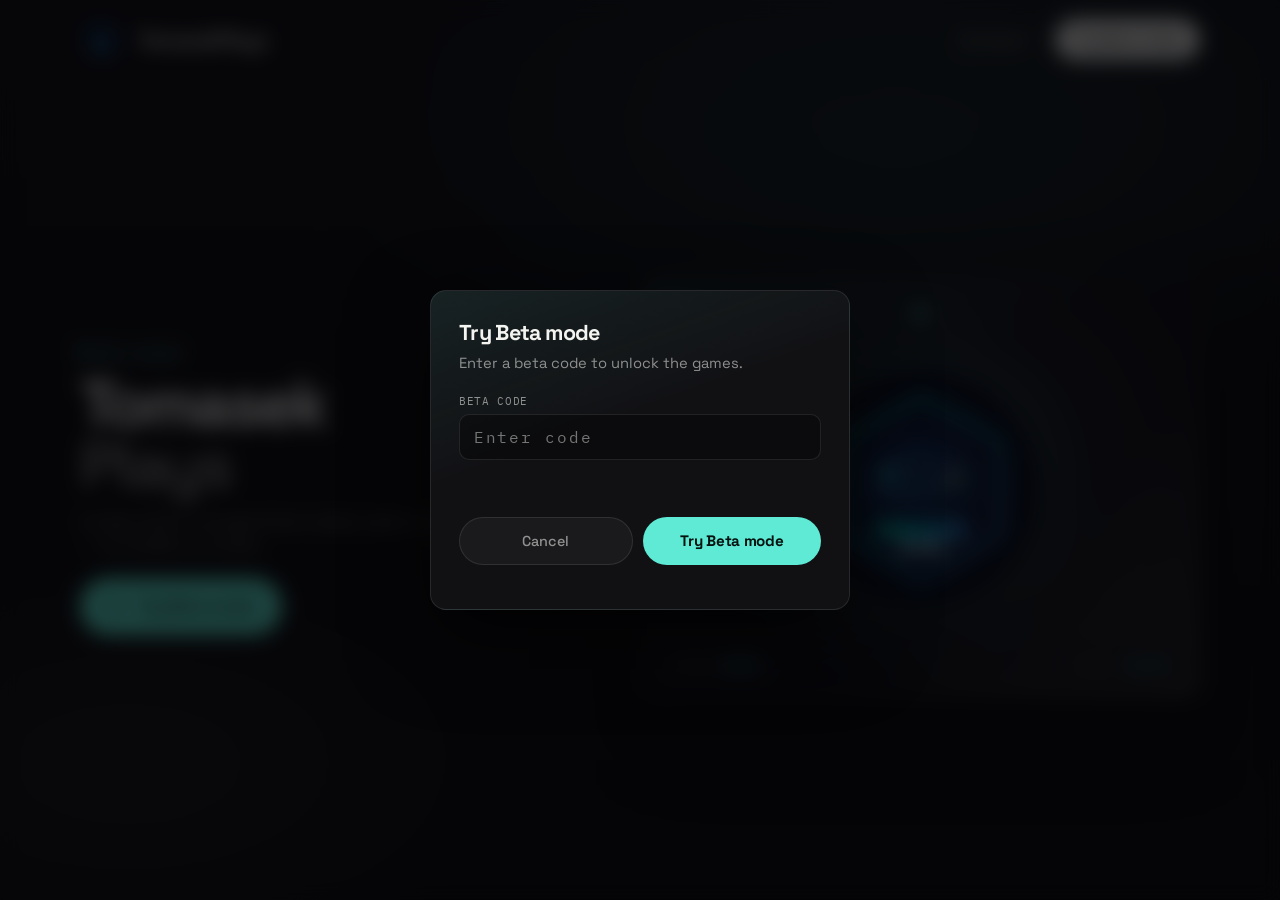
<file: videos/_shot_beta.html>
<!DOCTYPE html>
<html lang="en">
<head>
  <meta charset="UTF-8" />
  <meta name="viewport" content="width=device-width, initial-scale=1.0" />
  <title>TomasekPlays</title>
  <meta name="description" content="Tomasek Plays — jump in and play. Instant games, zero setup." />
  <link rel="icon" href="../logo.png" type="image/png" />
  <link rel="preconnect" href="https://fonts.googleapis.com" />
  <link rel="preconnect" href="https://fonts.gstatic.com" crossorigin />
  <link href="https://fonts.googleapis.com/css2?family=Space+Grotesk:wght@400;500;600;700&family=IBM+Plex+Mono:wght@400;500&display=swap" rel="stylesheet" />
  <style>
    :root {
      --bg: #09090b;
      --bg-elevated: #111114;
      --ink: #f4f4f0;
      --muted: rgba(244, 244, 240, 0.55);
      --line: rgba(244, 244, 240, 0.1);
      --accent: #5eead4;
      --accent-dim: rgba(94, 234, 212, 0.14);
      --warm: #e8d5b7;
      --radius: 12px;
      --font: "Space Grotesk", system-ui, sans-serif;
      --mono: "IBM Plex Mono", ui-monospace, monospace;
    }

    * { box-sizing: border-box; margin: 0; padding: 0; }

    html, body {
      height: 100%;
      overflow: hidden;
    }

    body {
      font-family: var(--font);
      background: var(--bg);
      color: var(--ink);
      -webkit-font-smoothing: antialiased;
    }

    a { color: inherit; text-decoration: none; }

    /* Atmosphere */
    .atmosphere {
      position: fixed;
      inset: 0;
      pointer-events: none;
      z-index: 0;
      background:
        radial-gradient(ellipse 80% 55% at 70% 15%, rgba(94, 234, 212, 0.09), transparent 55%),
        radial-gradient(ellipse 60% 45% at 10% 85%, rgba(232, 213, 183, 0.06), transparent 50%),
        linear-gradient(180deg, #0c0c10 0%, var(--bg) 45%, #08080a 100%);
    }

    .grid-fade {
      position: fixed;
      inset: 0;
      pointer-events: none;
      z-index: 0;
      opacity: 0.35;
      background-image:
        linear-gradient(var(--line) 1px, transparent 1px),
        linear-gradient(90deg, var(--line) 1px, transparent 1px);
      background-size: 64px 64px;
      mask-image: radial-gradient(ellipse 70% 60% at 50% 30%, black 10%, transparent 70%);
      animation: gridDrift 28s linear infinite;
    }

    @keyframes gridDrift {
      from { background-position: 0 0, 0 0; }
      to { background-position: 0 64px, 64px 0; }
    }

    .wrap {
      position: relative;
      z-index: 1;
      width: min(1120px, calc(100% - 2.5rem));
      margin-inline: auto;
      height: 100%;
      display: flex;
      flex-direction: column;
    }

    main {
      flex: 1;
      min-height: 0;
      display: flex;
      flex-direction: column;
    }

    /* Nav */
    .nav {
      display: flex;
      align-items: center;
      justify-content: space-between;
      padding: 1.1rem 0;
      flex-shrink: 0;
      animation: rise 0.7s ease both;
    }

    .brand {
      display: inline-flex;
      align-items: center;
      gap: 0.85rem;
      font-weight: 600;
      letter-spacing: -0.03em;
      font-size: 1.25rem;
    }

    .brand img {
      width: 44px;
      height: 44px;
      border-radius: 50%;
      object-fit: cover;
      border: 1px solid var(--line);
      display: block;
      transition: transform 0.2s ease, box-shadow 0.2s ease;
    }

    .brand .yt-logo:hover img {
      transform: scale(1.06);
      box-shadow: 0 0 0 3px var(--accent-dim);
    }

    .nav-links {
      display: flex;
      align-items: center;
      gap: 1.75rem;
      font-size: 1.05rem;
      color: var(--muted);
    }

    .nav-links a:hover { color: var(--ink); }

    .nav-cta {
      display: inline-flex;
      align-items: center;
      gap: 0.45rem;
      padding: 0.7rem 1.2rem;
      border-radius: 999px;
      background: var(--ink);
      color: var(--bg);
      font-weight: 600;
      font-size: 0.95rem;
      border: none;
      cursor: pointer;
      font-family: inherit;
      transition: transform 0.2s ease, opacity 0.2s ease;
    }

    .nav-cta:hover { transform: translateY(-1px); opacity: 0.92; }

    button.btn-play {
      border: none;
      cursor: pointer;
      font-family: inherit;
    }

    /* Hero — one composition, one screen */
    .hero {
      flex: 1;
      min-height: 0;
      display: grid;
      grid-template-columns: 1fr 1.05fr;
      gap: 2rem;
      align-items: center;
      padding: 0.5rem 0 0.75rem;
    }

    .hero-copy {
      animation: rise 0.85s 0.08s ease both;
    }

    .eyebrow {
      display: inline-flex;
      align-items: center;
      gap: 0.5rem;
      font-family: var(--mono);
      font-size: 0.72rem;
      letter-spacing: 0.08em;
      text-transform: uppercase;
      color: var(--accent);
      margin-bottom: 0.85rem;
    }

    .eyebrow::before {
      content: "";
      width: 6px;
      height: 6px;
      border-radius: 50%;
      background: var(--accent);
      box-shadow: 0 0 0 4px var(--accent-dim);
      animation: pulseDot 2.2s ease-in-out infinite;
    }

    @keyframes pulseDot {
      0%, 100% { transform: scale(1); opacity: 1; }
      50% { transform: scale(0.85); opacity: 0.7; }
    }

    .brand-hero {
      font-size: clamp(2.4rem, 5.5vw, 4rem);
      font-weight: 700;
      letter-spacing: -0.055em;
      line-height: 0.95;
      margin-bottom: 0.85rem;
    }

    .brand-hero span {
      display: block;
      color: var(--muted);
      font-weight: 500;
      letter-spacing: -0.04em;
    }

    .lede {
      max-width: 28rem;
      font-size: 1rem;
      line-height: 1.5;
      color: var(--muted);
      margin-bottom: 1.25rem;
    }

    .cta-row {
      display: flex;
      flex-wrap: wrap;
      gap: 0.75rem;
      align-items: center;
    }

    .btn-play {
      display: inline-flex;
      align-items: center;
      gap: 0.65rem;
      padding: 0.9rem 1.35rem;
      border-radius: 999px;
      background: var(--accent);
      color: #04120f;
      font-weight: 700;
      font-size: 0.95rem;
      letter-spacing: -0.02em;
      transition: transform 0.2s ease, box-shadow 0.2s ease;
      box-shadow: 0 0 0 0 rgba(94, 234, 212, 0.35);
      animation: ctaGlow 3s ease-in-out infinite;
    }

    .cta-row .btn-play {
      padding: 1.1rem 1.7rem;
      font-size: 1.1rem;
      gap: 0.75rem;
    }

    .cta-row .btn-play svg { width: 18px; height: 18px; }

    .btn-play:hover {
      transform: translateY(-2px) scale(1.02);
      box-shadow: 0 12px 40px rgba(94, 234, 212, 0.25);
    }

    .btn-play svg { width: 16px; height: 16px; }

    @keyframes ctaGlow {
      0%, 100% { box-shadow: 0 0 0 0 rgba(94, 234, 212, 0.25); }
      50% { box-shadow: 0 0 0 8px rgba(94, 234, 212, 0); }
    }

    .btn-ghost {
      display: inline-flex;
      align-items: center;
      padding: 0.9rem 1.15rem;
      border-radius: 999px;
      border: 1px solid var(--line);
      background: transparent;
      color: var(--muted);
      font-size: 0.9rem;
      cursor: pointer;
      font-family: inherit;
      transition: color 0.2s ease, border-color 0.2s ease, background 0.2s ease;
    }

    .btn-ghost:hover {
      color: var(--ink);
      border-color: rgba(244, 244, 240, 0.25);
      background: rgba(255, 255, 255, 0.03);
    }

    .btn-cancel {
      display: inline-flex;
      align-items: center;
      justify-content: center;
      padding: 0.9rem 1.15rem;
      border-radius: 999px;
      border: 1px solid var(--line);
      background: rgba(255, 255, 255, 0.04);
      color: var(--muted);
      font-size: 0.9rem;
      font-weight: 500;
      cursor: pointer;
      font-family: inherit;
      transition: color 0.2s ease, border-color 0.2s ease, background 0.2s ease;
    }

    .btn-cancel:hover {
      color: var(--ink);
      background: rgba(255, 255, 255, 0.08);
    }

    .nav-link-btn {
      border: none;
      background: transparent;
      color: var(--muted);
      font: inherit;
      font-size: inherit;
      cursor: pointer;
      padding: 0;
    }

    .nav-link-btn:hover { color: var(--ink); }

    /* Visual stage */
    .hero-stage {
      position: relative;
      animation: rise 1s 0.18s ease both;
      isolation: isolate;
      min-height: 0;
      display: flex;
      align-items: center;
    }

    .hero-stage .stage-frame { width: 100%; }

    .stage-frame {
      position: relative;
      border-radius: 18px;
      overflow: hidden;
      border: 1px solid var(--line);
      background: var(--bg-elevated);
      height: min(52vh, 420px);
      max-height: 100%;
      aspect-ratio: auto;
      box-shadow:
        0 0 0 1px rgba(255, 255, 255, 0.03) inset,
        0 40px 80px rgba(0, 0, 0, 0.45);
    }

    .stage-bg {
      position: absolute;
      inset: 0;
      background:
        linear-gradient(145deg, rgba(94, 234, 212, 0.12), transparent 40%),
        linear-gradient(320deg, rgba(232, 213, 183, 0.1), transparent 35%),
        radial-gradient(circle at 60% 40%, #1a1a22 0%, #0b0b0f 70%);
    }

    .stage-scan {
      position: absolute;
      inset: 0;
      background: repeating-linear-gradient(
        0deg,
        transparent,
        transparent 3px,
        rgba(0, 0, 0, 0.08) 3px,
        rgba(0, 0, 0, 0.08) 4px
      );
      opacity: 0.4;
      pointer-events: none;
    }

    .logo-orb {
      position: absolute;
      top: 50%;
      left: 50%;
      width: min(58%, 240px);
      aspect-ratio: 1;
      transform: translate(-50%, -50%);
      border-radius: 50%;
      overflow: hidden;
      border: 1px solid rgba(94, 234, 212, 0.35);
      box-shadow:
        0 20px 60px rgba(0, 0, 0, 0.5),
        0 0 80px rgba(94, 234, 212, 0.2);
      animation: floatLogo 5.5s ease-in-out infinite;
    }

    .logo-orb img {
      width: 100%;
      height: 100%;
      object-fit: cover;
      display: block;
    }

    @keyframes floatLogo {
      0%, 100% { transform: translate(-50%, -50%); }
      50% { transform: translate(-50%, calc(-50% - 10px)); }
    }

    .hud {
      position: absolute;
      left: 1rem;
      right: 1rem;
      bottom: 1rem;
      display: flex;
      justify-content: space-between;
      gap: 0.75rem;
      font-family: var(--mono);
      font-size: 0.68rem;
      color: var(--muted);
      letter-spacing: 0.04em;
      text-transform: uppercase;
    }

    .hud-chip {
      padding: 0.45rem 0.7rem;
      border-radius: 8px;
      background: rgba(9, 9, 11, 0.65);
      border: 1px solid var(--line);
      backdrop-filter: blur(8px);
    }

    .hud-chip strong {
      color: var(--accent);
      font-weight: 500;
    }

    .orbit {
      position: absolute;
      inset: 8%;
      border: 1px dashed rgba(244, 244, 240, 0.08);
      border-radius: 50%;
      animation: spin 40s linear infinite;
      pointer-events: none;
    }

    .orbit::after {
      content: "";
      position: absolute;
      top: -4px;
      left: 50%;
      width: 8px;
      height: 8px;
      margin-left: -4px;
      border-radius: 50%;
      background: var(--accent);
      box-shadow: 0 0 16px var(--accent);
    }

    @keyframes spin {
      to { transform: rotate(360deg); }
    }

    .contact-email {
      display: flex;
      align-items: center;
      justify-content: space-between;
      gap: 0.75rem;
      flex-wrap: wrap;
      padding: 0.85rem 1rem;
      border-radius: 10px;
      border: 1px solid var(--line);
      background: rgba(0, 0, 0, 0.35);
      margin-bottom: 1rem;
      font-family: var(--mono);
      font-size: 0.85rem;
      color: var(--accent);
      word-break: break-all;
    }

    .copy-status {
      min-height: 1.2rem;
      margin-bottom: 0.75rem;
      font-size: 0.85rem;
      color: var(--accent);
    }

    @keyframes rise {
      from { opacity: 0; transform: translateY(16px); }
      to { opacity: 1; transform: translateY(0); }
    }

    @media (max-width: 860px) {
      html, body { overflow: auto; height: auto; min-height: 100%; }

      .wrap { height: auto; min-height: 100dvh; }

      .hero {
        grid-template-columns: 1fr;
        gap: 1.25rem;
        padding: 0.75rem 0;
      }

      .brand-hero { font-size: clamp(2.2rem, 10vw, 3rem); }

      .stage-frame { height: min(38vh, 280px); width: 100%; }
    }

    /* Beta gate */
    .beta-overlay {
      position: fixed;
      inset: 0;
      z-index: 100;
      display: flex;
      align-items: center;
      justify-content: center;
      padding: 1.25rem;
      background: rgba(5, 5, 8, 0.72);
      backdrop-filter: blur(10px);
      opacity: 0;
      visibility: hidden;
      pointer-events: none;
      transition: opacity 0.35s ease, visibility 0.35s ease;
    }

    .beta-overlay.open {
      opacity: 1;
      visibility: visible;
      pointer-events: auto;
    }

    .beta-modal {
      width: min(420px, 100%);
      padding: 1.75rem;
      border-radius: 16px;
      border: 1px solid var(--line);
      background: linear-gradient(160deg, rgba(94, 234, 212, 0.08), transparent 42%), var(--bg-elevated);
      box-shadow: 0 30px 80px rgba(0, 0, 0, 0.55);
      transform: translateY(18px) scale(0.94);
      opacity: 0;
      transition: transform 0.45s cubic-bezier(0.22, 1, 0.36, 1), opacity 0.35s ease, border-color 0.3s ease, box-shadow 0.3s ease;
    }

    .beta-overlay.open .beta-modal {
      transform: translateY(0) scale(1);
      opacity: 1;
    }

    .beta-modal.shake {
      animation: modalShake 0.45s ease;
    }

    .beta-modal.unlock {
      animation: modalUnlock 0.85s cubic-bezier(0.22, 1, 0.36, 1) forwards;
      border-color: rgba(94, 234, 212, 0.65);
      box-shadow: 0 0 0 1px rgba(94, 234, 212, 0.25), 0 30px 80px rgba(94, 234, 212, 0.2);
    }

    @keyframes modalShake {
      0%, 100% { transform: translateX(0); }
      20% { transform: translateX(-8px); }
      40% { transform: translateX(8px); }
      60% { transform: translateX(-6px); }
      80% { transform: translateX(4px); }
    }

    @keyframes modalUnlock {
      0% { transform: scale(1); }
      35% { transform: scale(1.04); }
      70% { transform: scale(0.98); opacity: 1; }
      100% { transform: scale(1.08); opacity: 0; }
    }

    .beta-overlay.closing {
      opacity: 0;
      transition: opacity 0.4s ease;
    }

    .beta-modal h2 {
      font-size: 1.35rem;
      letter-spacing: -0.03em;
      margin-bottom: 0.4rem;
    }

    .beta-modal > p {
      color: var(--muted);
      font-size: 0.92rem;
      line-height: 1.5;
      margin-bottom: 1.25rem;
    }

    .beta-fields {
      display: grid;
      gap: 0.75rem;
      margin-bottom: 1rem;
    }

    .beta-fields label {
      display: grid;
      gap: 0.35rem;
      font-family: var(--mono);
      font-size: 0.68rem;
      letter-spacing: 0.06em;
      text-transform: uppercase;
      color: var(--muted);
    }

    .beta-fields input {
      width: 100%;
      padding: 0.75rem 0.85rem;
      border-radius: 10px;
      border: 1px solid var(--line);
      background: rgba(0, 0, 0, 0.35);
      color: var(--ink);
      font-family: var(--mono);
      font-size: 1rem;
      letter-spacing: 0.12em;
      outline: none;
      transition: border-color 0.2s ease, box-shadow 0.2s ease, background 0.3s ease;
    }

    .beta-fields input:focus {
      border-color: rgba(94, 234, 212, 0.55);
      box-shadow: 0 0 0 3px var(--accent-dim);
    }

    .beta-fields input.ok {
      border-color: rgba(94, 234, 212, 0.8);
      background: rgba(94, 234, 212, 0.12);
      box-shadow: 0 0 0 4px var(--accent-dim);
      animation: codePulse 0.7s ease;
    }

    @keyframes codePulse {
      0% { transform: scale(1); }
      40% { transform: scale(1.03); }
      100% { transform: scale(1); }
    }

    .beta-error {
      min-height: 1.2rem;
      margin-bottom: 0.85rem;
      font-size: 0.85rem;
      color: #f87171;
    }

    .beta-error.ok-msg {
      color: var(--accent);
    }

    .beta-actions {
      display: flex;
      gap: 0.65rem;
      flex-wrap: wrap;
    }

    .beta-actions .btn-play,
    .beta-actions .btn-cancel {
      flex: 1;
      justify-content: center;
      min-width: 120px;
    }

    /* Fullscreen unlock flash after correct code */
    .unlock-flash {
      position: fixed;
      inset: 0;
      z-index: 120;
      pointer-events: none;
      opacity: 0;
      background:
        radial-gradient(circle at 50% 45%, rgba(94, 234, 212, 0.35), transparent 55%),
        rgba(9, 9, 11, 0.55);
    }

    .unlock-flash.go {
      animation: unlockFlash 0.9s ease forwards;
    }

    @keyframes unlockFlash {
      0% { opacity: 0; transform: scale(1.05); }
      35% { opacity: 1; transform: scale(1); }
      100% { opacity: 0; transform: scale(0.98); }
    }

    .unlock-badge {
      position: fixed;
      left: 50%;
      top: 46%;
      z-index: 121;
      transform: translate(-50%, -40%) scale(0.8);
      opacity: 0;
      pointer-events: none;
      font-family: var(--mono);
      font-size: 0.85rem;
      letter-spacing: 0.12em;
      text-transform: uppercase;
      color: var(--accent);
      padding: 0.85rem 1.25rem;
      border-radius: 999px;
      border: 1px solid rgba(94, 234, 212, 0.45);
      background: rgba(9, 9, 11, 0.85);
      box-shadow: 0 0 40px rgba(94, 234, 212, 0.25);
    }

    .unlock-badge.go {
      animation: unlockBadge 0.9s cubic-bezier(0.22, 1, 0.36, 1) forwards;
    }

    @keyframes unlockBadge {
      0% { opacity: 0; transform: translate(-50%, -40%) scale(0.8); }
      40% { opacity: 1; transform: translate(-50%, -50%) scale(1.05); }
      100% { opacity: 0; transform: translate(-50%, -60%) scale(1); }
    }
  </style>

<style id="shotFix">
  *, *::before, *::after { animation: none !important; transition: none !important; }
  .hero-copy, .hero-stage, .nav, .brand-hero, .lede, .btn-play, .cta-row { opacity: 1 !important; transform: none !important; }
  html, body { overflow: hidden !important; height: 100% !important; }
</style>
</head>
<body>
  <div class="atmosphere" aria-hidden="true"></div>
  <div class="grid-fade" aria-hidden="true"></div>

  <div class="wrap">
    <header class="nav">
      <div class="brand">
        <a class="yt-logo" href="https://www.youtube.com/@TomasekPlays" target="_blank" rel="noopener noreferrer" title="TomasekPlays on YouTube">
          <img src="../logo.png" alt="TomasekPlays YouTube" width="44" height="44" />
        </a>
        <a href="index.html">TomasekPlays</a>
      </div>
      <nav class="nav-links" aria-label="Primary">
        <button type="button" class="nav-link-btn" onclick="openContact()">Contact</button>
        <button type="button" class="nav-cta" onclick="openBetaGate()">Try Beta mode</button>
      </nav>
    </header>

    <main>
      <section class="hero" aria-labelledby="brand-title">
        <div class="hero-copy">
          <p class="eyebrow">Beta access</p>
          <h1 class="brand-hero" id="brand-title">
            Tomasek
            <span>Plays</span>
          </h1>
          <p class="lede">
            A clean drop-in arcade. Enter a beta code to unlock play — no installs, no clutter.
          </p>
          <div class="cta-row">
            <button type="button" class="btn-play" onclick="openBetaGate()">
              <svg viewBox="0 0 16 16" fill="currentColor" aria-hidden="true">
                <path d="M3.5 2.8v10.4L13 8 3.5 2.8z" />
              </svg>
              Try Beta mode
            </button>
          </div>
        </div>

        <div class="hero-stage" aria-hidden="true">
          <div class="stage-frame">
            <div class="stage-bg"></div>
            <div class="orbit"></div>
            <div class="logo-orb">
              <img src="../logo.png" alt="" />
            </div>
            <div class="stage-scan"></div>
            <div class="hud">
              <span class="hud-chip">status <strong>ready</strong></span>
              <span class="hud-chip">session <strong>online</strong></span>
            </div>
          </div>
        </div>
      </section>
    </main>
  </div>

  <div class="beta-overlay open" id="betaGate" role="dialog" aria-modal="true" aria-labelledby="betaTitle">
    <div class="beta-modal" id="betaModal">
      <h2 id="betaTitle">Try Beta mode</h2>
      <p>Enter a beta code to unlock the games.</p>
      <form class="beta-fields" id="betaForm" autocomplete="off" onsubmit="return submitBeta(event)">
        <label>
          Beta code
          <input id="betaCode" name="code" inputmode="numeric" maxlength="8" placeholder="Enter code" required />
        </label>
        <p class="beta-error" id="betaError" aria-live="polite"></p>
        <div class="beta-actions">
          <button type="button" class="btn-cancel" onclick="closeBetaGate()">Cancel</button>
          <button type="submit" class="btn-play" id="betaSubmit">Try Beta mode</button>
        </div>
      </form>
    </div>
  </div>

  <div class="unlock-flash" id="unlockFlash" aria-hidden="true"></div>
  <div class="unlock-badge" id="unlockBadge" aria-hidden="true">Access unlocked</div>

  <div class="beta-overlay" id="contactGate" role="dialog" aria-modal="true" aria-labelledby="contactTitle">
    <div class="beta-modal">
      <h2 id="contactTitle">Contact</h2>
      <p>Business inquiries, collabs, or feedback.</p>
      <div class="contact-email" id="contactEmail">tomasekplays.business@outlook.com</div>
      <p class="copy-status" id="copyStatus" aria-live="polite"></p>
      <div class="beta-actions">
        <button type="button" class="btn-cancel" onclick="closeContact()">Close</button>
        <button type="button" class="btn-play" id="copyBtn" onclick="copyContactEmail()">Copy to clipboard</button>
      </div>
    </div>
  </div>

  <script>
    const BETA_CODES = ["4949", "148", "312"];
    const BETA_KEY = "tomasekBetaUnlocked";
    const CONTACT_EMAIL = "tomasekplays.business@outlook.com";
    let betaBusy = false;

    function openBetaGate() {
      if (betaBusy) return;
      if (sessionStorage.getItem(BETA_KEY) === "1") {
        playUnlockThenGo();
        return;
      }
      closeContact();
      const gate = document.getElementById("betaGate");
      const modal = document.getElementById("betaModal");
      const err = document.getElementById("betaError");
      const input = document.getElementById("betaCode");
      err.textContent = "";
      err.classList.remove("ok-msg");
      input.classList.remove("ok");
      input.value = "";
      modal.classList.remove("shake", "unlock");
      gate.classList.remove("closing");
      gate.classList.add("open");
      setTimeout(() => input.focus(), 280);
    }

    function closeBetaGate() {
      if (betaBusy) return;
      const gate = document.getElementById("betaGate");
      gate.classList.remove("open");
    }

    function openContact() {
      if (betaBusy) return;
      closeBetaGate();
      document.getElementById("copyStatus").textContent = "";
      document.getElementById("contactGate").classList.add("open");
    }

    function closeContact() {
      document.getElementById("contactGate").classList.remove("open");
    }

    async function copyContactEmail() {
      const status = document.getElementById("copyStatus");
      try {
        await navigator.clipboard.writeText(CONTACT_EMAIL);
        status.textContent = "Copied!";
      } catch (_) {
        const range = document.createRange();
        range.selectNodeContents(document.getElementById("contactEmail"));
        const sel = window.getSelection();
        sel.removeAllRanges();
        sel.addRange(range);
        status.textContent = "Select and copy the email above.";
      }
    }

    function playUnlockThenGo() {
      betaBusy = true;
      const gate = document.getElementById("betaGate");
      const modal = document.getElementById("betaModal");
      const flash = document.getElementById("unlockFlash");
      const badge = document.getElementById("unlockBadge");
      const err = document.getElementById("betaError");
      const input = document.getElementById("betaCode");

      err.textContent = "Code accepted — unlocking…";
      err.classList.add("ok-msg");
      input.classList.add("ok");
      input.blur();
      document.getElementById("betaSubmit").disabled = true;

      modal.classList.remove("shake");
      modal.classList.add("unlock");
      gate.classList.add("closing");
      flash.classList.add("go");
      badge.classList.add("go");

      setTimeout(() => {
        window.location.href = "../games.html";
      }, 900);
    }

    function submitBeta(event) {
      event.preventDefault();
      if (betaBusy) return false;

      const modal = document.getElementById("betaModal");
      const err = document.getElementById("betaError");
      const entered = document.getElementById("betaCode").value.trim();

      if (!BETA_CODES.includes(entered)) {
        err.textContent = "Wrong code. Try again.";
        err.classList.remove("ok-msg");
        modal.classList.remove("shake");
        void modal.offsetWidth;
        modal.classList.add("shake");
        return false;
      }

      sessionStorage.setItem(BETA_KEY, "1");
      playUnlockThenGo();
      return false;
    }

    document.getElementById("betaGate").addEventListener("click", (e) => {
      if (e.target.id === "betaGate") closeBetaGate();
    });

    document.getElementById("contactGate").addEventListener("click", (e) => {
      if (e.target.id === "contactGate") closeContact();
    });

    document.addEventListener("keydown", (e) => {
      if (e.key === "Escape" && !betaBusy) {
        closeBetaGate();
        closeContact();
      }
    });
  </script>
</body>
</html>
</file>
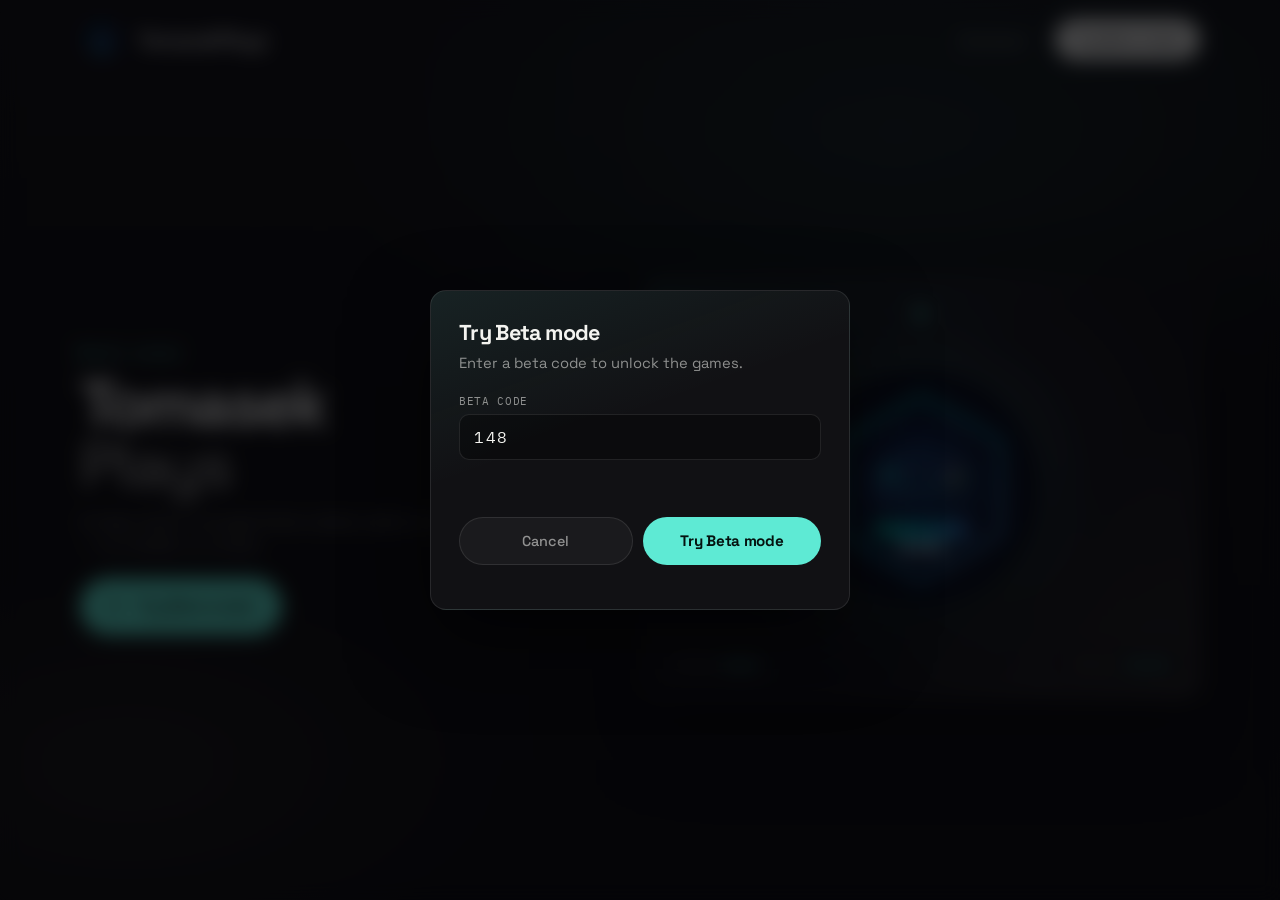
<file: videos/_shot_code.html>
<!DOCTYPE html>
<html lang="en">
<head>
  <meta charset="UTF-8" />
  <meta name="viewport" content="width=device-width, initial-scale=1.0" />
  <title>TomasekPlays</title>
  <meta name="description" content="Tomasek Plays — jump in and play. Instant games, zero setup." />
  <link rel="icon" href="../logo.png" type="image/png" />
  <link rel="preconnect" href="https://fonts.googleapis.com" />
  <link rel="preconnect" href="https://fonts.gstatic.com" crossorigin />
  <link href="https://fonts.googleapis.com/css2?family=Space+Grotesk:wght@400;500;600;700&family=IBM+Plex+Mono:wght@400;500&display=swap" rel="stylesheet" />
  <style>
    :root {
      --bg: #09090b;
      --bg-elevated: #111114;
      --ink: #f4f4f0;
      --muted: rgba(244, 244, 240, 0.55);
      --line: rgba(244, 244, 240, 0.1);
      --accent: #5eead4;
      --accent-dim: rgba(94, 234, 212, 0.14);
      --warm: #e8d5b7;
      --radius: 12px;
      --font: "Space Grotesk", system-ui, sans-serif;
      --mono: "IBM Plex Mono", ui-monospace, monospace;
    }

    * { box-sizing: border-box; margin: 0; padding: 0; }

    html, body {
      height: 100%;
      overflow: hidden;
    }

    body {
      font-family: var(--font);
      background: var(--bg);
      color: var(--ink);
      -webkit-font-smoothing: antialiased;
    }

    a { color: inherit; text-decoration: none; }

    /* Atmosphere */
    .atmosphere {
      position: fixed;
      inset: 0;
      pointer-events: none;
      z-index: 0;
      background:
        radial-gradient(ellipse 80% 55% at 70% 15%, rgba(94, 234, 212, 0.09), transparent 55%),
        radial-gradient(ellipse 60% 45% at 10% 85%, rgba(232, 213, 183, 0.06), transparent 50%),
        linear-gradient(180deg, #0c0c10 0%, var(--bg) 45%, #08080a 100%);
    }

    .grid-fade {
      position: fixed;
      inset: 0;
      pointer-events: none;
      z-index: 0;
      opacity: 0.35;
      background-image:
        linear-gradient(var(--line) 1px, transparent 1px),
        linear-gradient(90deg, var(--line) 1px, transparent 1px);
      background-size: 64px 64px;
      mask-image: radial-gradient(ellipse 70% 60% at 50% 30%, black 10%, transparent 70%);
      animation: gridDrift 28s linear infinite;
    }

    @keyframes gridDrift {
      from { background-position: 0 0, 0 0; }
      to { background-position: 0 64px, 64px 0; }
    }

    .wrap {
      position: relative;
      z-index: 1;
      width: min(1120px, calc(100% - 2.5rem));
      margin-inline: auto;
      height: 100%;
      display: flex;
      flex-direction: column;
    }

    main {
      flex: 1;
      min-height: 0;
      display: flex;
      flex-direction: column;
    }

    /* Nav */
    .nav {
      display: flex;
      align-items: center;
      justify-content: space-between;
      padding: 1.1rem 0;
      flex-shrink: 0;
      animation: rise 0.7s ease both;
    }

    .brand {
      display: inline-flex;
      align-items: center;
      gap: 0.85rem;
      font-weight: 600;
      letter-spacing: -0.03em;
      font-size: 1.25rem;
    }

    .brand img {
      width: 44px;
      height: 44px;
      border-radius: 50%;
      object-fit: cover;
      border: 1px solid var(--line);
      display: block;
      transition: transform 0.2s ease, box-shadow 0.2s ease;
    }

    .brand .yt-logo:hover img {
      transform: scale(1.06);
      box-shadow: 0 0 0 3px var(--accent-dim);
    }

    .nav-links {
      display: flex;
      align-items: center;
      gap: 1.75rem;
      font-size: 1.05rem;
      color: var(--muted);
    }

    .nav-links a:hover { color: var(--ink); }

    .nav-cta {
      display: inline-flex;
      align-items: center;
      gap: 0.45rem;
      padding: 0.7rem 1.2rem;
      border-radius: 999px;
      background: var(--ink);
      color: var(--bg);
      font-weight: 600;
      font-size: 0.95rem;
      border: none;
      cursor: pointer;
      font-family: inherit;
      transition: transform 0.2s ease, opacity 0.2s ease;
    }

    .nav-cta:hover { transform: translateY(-1px); opacity: 0.92; }

    button.btn-play {
      border: none;
      cursor: pointer;
      font-family: inherit;
    }

    /* Hero — one composition, one screen */
    .hero {
      flex: 1;
      min-height: 0;
      display: grid;
      grid-template-columns: 1fr 1.05fr;
      gap: 2rem;
      align-items: center;
      padding: 0.5rem 0 0.75rem;
    }

    .hero-copy {
      animation: rise 0.85s 0.08s ease both;
    }

    .eyebrow {
      display: inline-flex;
      align-items: center;
      gap: 0.5rem;
      font-family: var(--mono);
      font-size: 0.72rem;
      letter-spacing: 0.08em;
      text-transform: uppercase;
      color: var(--accent);
      margin-bottom: 0.85rem;
    }

    .eyebrow::before {
      content: "";
      width: 6px;
      height: 6px;
      border-radius: 50%;
      background: var(--accent);
      box-shadow: 0 0 0 4px var(--accent-dim);
      animation: pulseDot 2.2s ease-in-out infinite;
    }

    @keyframes pulseDot {
      0%, 100% { transform: scale(1); opacity: 1; }
      50% { transform: scale(0.85); opacity: 0.7; }
    }

    .brand-hero {
      font-size: clamp(2.4rem, 5.5vw, 4rem);
      font-weight: 700;
      letter-spacing: -0.055em;
      line-height: 0.95;
      margin-bottom: 0.85rem;
    }

    .brand-hero span {
      display: block;
      color: var(--muted);
      font-weight: 500;
      letter-spacing: -0.04em;
    }

    .lede {
      max-width: 28rem;
      font-size: 1rem;
      line-height: 1.5;
      color: var(--muted);
      margin-bottom: 1.25rem;
    }

    .cta-row {
      display: flex;
      flex-wrap: wrap;
      gap: 0.75rem;
      align-items: center;
    }

    .btn-play {
      display: inline-flex;
      align-items: center;
      gap: 0.65rem;
      padding: 0.9rem 1.35rem;
      border-radius: 999px;
      background: var(--accent);
      color: #04120f;
      font-weight: 700;
      font-size: 0.95rem;
      letter-spacing: -0.02em;
      transition: transform 0.2s ease, box-shadow 0.2s ease;
      box-shadow: 0 0 0 0 rgba(94, 234, 212, 0.35);
      animation: ctaGlow 3s ease-in-out infinite;
    }

    .cta-row .btn-play {
      padding: 1.1rem 1.7rem;
      font-size: 1.1rem;
      gap: 0.75rem;
    }

    .cta-row .btn-play svg { width: 18px; height: 18px; }

    .btn-play:hover {
      transform: translateY(-2px) scale(1.02);
      box-shadow: 0 12px 40px rgba(94, 234, 212, 0.25);
    }

    .btn-play svg { width: 16px; height: 16px; }

    @keyframes ctaGlow {
      0%, 100% { box-shadow: 0 0 0 0 rgba(94, 234, 212, 0.25); }
      50% { box-shadow: 0 0 0 8px rgba(94, 234, 212, 0); }
    }

    .btn-ghost {
      display: inline-flex;
      align-items: center;
      padding: 0.9rem 1.15rem;
      border-radius: 999px;
      border: 1px solid var(--line);
      background: transparent;
      color: var(--muted);
      font-size: 0.9rem;
      cursor: pointer;
      font-family: inherit;
      transition: color 0.2s ease, border-color 0.2s ease, background 0.2s ease;
    }

    .btn-ghost:hover {
      color: var(--ink);
      border-color: rgba(244, 244, 240, 0.25);
      background: rgba(255, 255, 255, 0.03);
    }

    .btn-cancel {
      display: inline-flex;
      align-items: center;
      justify-content: center;
      padding: 0.9rem 1.15rem;
      border-radius: 999px;
      border: 1px solid var(--line);
      background: rgba(255, 255, 255, 0.04);
      color: var(--muted);
      font-size: 0.9rem;
      font-weight: 500;
      cursor: pointer;
      font-family: inherit;
      transition: color 0.2s ease, border-color 0.2s ease, background 0.2s ease;
    }

    .btn-cancel:hover {
      color: var(--ink);
      background: rgba(255, 255, 255, 0.08);
    }

    .nav-link-btn {
      border: none;
      background: transparent;
      color: var(--muted);
      font: inherit;
      font-size: inherit;
      cursor: pointer;
      padding: 0;
    }

    .nav-link-btn:hover { color: var(--ink); }

    /* Visual stage */
    .hero-stage {
      position: relative;
      animation: rise 1s 0.18s ease both;
      isolation: isolate;
      min-height: 0;
      display: flex;
      align-items: center;
    }

    .hero-stage .stage-frame { width: 100%; }

    .stage-frame {
      position: relative;
      border-radius: 18px;
      overflow: hidden;
      border: 1px solid var(--line);
      background: var(--bg-elevated);
      height: min(52vh, 420px);
      max-height: 100%;
      aspect-ratio: auto;
      box-shadow:
        0 0 0 1px rgba(255, 255, 255, 0.03) inset,
        0 40px 80px rgba(0, 0, 0, 0.45);
    }

    .stage-bg {
      position: absolute;
      inset: 0;
      background:
        linear-gradient(145deg, rgba(94, 234, 212, 0.12), transparent 40%),
        linear-gradient(320deg, rgba(232, 213, 183, 0.1), transparent 35%),
        radial-gradient(circle at 60% 40%, #1a1a22 0%, #0b0b0f 70%);
    }

    .stage-scan {
      position: absolute;
      inset: 0;
      background: repeating-linear-gradient(
        0deg,
        transparent,
        transparent 3px,
        rgba(0, 0, 0, 0.08) 3px,
        rgba(0, 0, 0, 0.08) 4px
      );
      opacity: 0.4;
      pointer-events: none;
    }

    .logo-orb {
      position: absolute;
      top: 50%;
      left: 50%;
      width: min(58%, 240px);
      aspect-ratio: 1;
      transform: translate(-50%, -50%);
      border-radius: 50%;
      overflow: hidden;
      border: 1px solid rgba(94, 234, 212, 0.35);
      box-shadow:
        0 20px 60px rgba(0, 0, 0, 0.5),
        0 0 80px rgba(94, 234, 212, 0.2);
      animation: floatLogo 5.5s ease-in-out infinite;
    }

    .logo-orb img {
      width: 100%;
      height: 100%;
      object-fit: cover;
      display: block;
    }

    @keyframes floatLogo {
      0%, 100% { transform: translate(-50%, -50%); }
      50% { transform: translate(-50%, calc(-50% - 10px)); }
    }

    .hud {
      position: absolute;
      left: 1rem;
      right: 1rem;
      bottom: 1rem;
      display: flex;
      justify-content: space-between;
      gap: 0.75rem;
      font-family: var(--mono);
      font-size: 0.68rem;
      color: var(--muted);
      letter-spacing: 0.04em;
      text-transform: uppercase;
    }

    .hud-chip {
      padding: 0.45rem 0.7rem;
      border-radius: 8px;
      background: rgba(9, 9, 11, 0.65);
      border: 1px solid var(--line);
      backdrop-filter: blur(8px);
    }

    .hud-chip strong {
      color: var(--accent);
      font-weight: 500;
    }

    .orbit {
      position: absolute;
      inset: 8%;
      border: 1px dashed rgba(244, 244, 240, 0.08);
      border-radius: 50%;
      animation: spin 40s linear infinite;
      pointer-events: none;
    }

    .orbit::after {
      content: "";
      position: absolute;
      top: -4px;
      left: 50%;
      width: 8px;
      height: 8px;
      margin-left: -4px;
      border-radius: 50%;
      background: var(--accent);
      box-shadow: 0 0 16px var(--accent);
    }

    @keyframes spin {
      to { transform: rotate(360deg); }
    }

    .contact-email {
      display: flex;
      align-items: center;
      justify-content: space-between;
      gap: 0.75rem;
      flex-wrap: wrap;
      padding: 0.85rem 1rem;
      border-radius: 10px;
      border: 1px solid var(--line);
      background: rgba(0, 0, 0, 0.35);
      margin-bottom: 1rem;
      font-family: var(--mono);
      font-size: 0.85rem;
      color: var(--accent);
      word-break: break-all;
    }

    .copy-status {
      min-height: 1.2rem;
      margin-bottom: 0.75rem;
      font-size: 0.85rem;
      color: var(--accent);
    }

    @keyframes rise {
      from { opacity: 0; transform: translateY(16px); }
      to { opacity: 1; transform: translateY(0); }
    }

    @media (max-width: 860px) {
      html, body { overflow: auto; height: auto; min-height: 100%; }

      .wrap { height: auto; min-height: 100dvh; }

      .hero {
        grid-template-columns: 1fr;
        gap: 1.25rem;
        padding: 0.75rem 0;
      }

      .brand-hero { font-size: clamp(2.2rem, 10vw, 3rem); }

      .stage-frame { height: min(38vh, 280px); width: 100%; }
    }

    /* Beta gate */
    .beta-overlay {
      position: fixed;
      inset: 0;
      z-index: 100;
      display: flex;
      align-items: center;
      justify-content: center;
      padding: 1.25rem;
      background: rgba(5, 5, 8, 0.72);
      backdrop-filter: blur(10px);
      opacity: 0;
      visibility: hidden;
      pointer-events: none;
      transition: opacity 0.35s ease, visibility 0.35s ease;
    }

    .beta-overlay.open {
      opacity: 1;
      visibility: visible;
      pointer-events: auto;
    }

    .beta-modal {
      width: min(420px, 100%);
      padding: 1.75rem;
      border-radius: 16px;
      border: 1px solid var(--line);
      background: linear-gradient(160deg, rgba(94, 234, 212, 0.08), transparent 42%), var(--bg-elevated);
      box-shadow: 0 30px 80px rgba(0, 0, 0, 0.55);
      transform: translateY(18px) scale(0.94);
      opacity: 0;
      transition: transform 0.45s cubic-bezier(0.22, 1, 0.36, 1), opacity 0.35s ease, border-color 0.3s ease, box-shadow 0.3s ease;
    }

    .beta-overlay.open .beta-modal {
      transform: translateY(0) scale(1);
      opacity: 1;
    }

    .beta-modal.shake {
      animation: modalShake 0.45s ease;
    }

    .beta-modal.unlock {
      animation: modalUnlock 0.85s cubic-bezier(0.22, 1, 0.36, 1) forwards;
      border-color: rgba(94, 234, 212, 0.65);
      box-shadow: 0 0 0 1px rgba(94, 234, 212, 0.25), 0 30px 80px rgba(94, 234, 212, 0.2);
    }

    @keyframes modalShake {
      0%, 100% { transform: translateX(0); }
      20% { transform: translateX(-8px); }
      40% { transform: translateX(8px); }
      60% { transform: translateX(-6px); }
      80% { transform: translateX(4px); }
    }

    @keyframes modalUnlock {
      0% { transform: scale(1); }
      35% { transform: scale(1.04); }
      70% { transform: scale(0.98); opacity: 1; }
      100% { transform: scale(1.08); opacity: 0; }
    }

    .beta-overlay.closing {
      opacity: 0;
      transition: opacity 0.4s ease;
    }

    .beta-modal h2 {
      font-size: 1.35rem;
      letter-spacing: -0.03em;
      margin-bottom: 0.4rem;
    }

    .beta-modal > p {
      color: var(--muted);
      font-size: 0.92rem;
      line-height: 1.5;
      margin-bottom: 1.25rem;
    }

    .beta-fields {
      display: grid;
      gap: 0.75rem;
      margin-bottom: 1rem;
    }

    .beta-fields label {
      display: grid;
      gap: 0.35rem;
      font-family: var(--mono);
      font-size: 0.68rem;
      letter-spacing: 0.06em;
      text-transform: uppercase;
      color: var(--muted);
    }

    .beta-fields input {
      width: 100%;
      padding: 0.75rem 0.85rem;
      border-radius: 10px;
      border: 1px solid var(--line);
      background: rgba(0, 0, 0, 0.35);
      color: var(--ink);
      font-family: var(--mono);
      font-size: 1rem;
      letter-spacing: 0.12em;
      outline: none;
      transition: border-color 0.2s ease, box-shadow 0.2s ease, background 0.3s ease;
    }

    .beta-fields input:focus {
      border-color: rgba(94, 234, 212, 0.55);
      box-shadow: 0 0 0 3px var(--accent-dim);
    }

    .beta-fields input.ok {
      border-color: rgba(94, 234, 212, 0.8);
      background: rgba(94, 234, 212, 0.12);
      box-shadow: 0 0 0 4px var(--accent-dim);
      animation: codePulse 0.7s ease;
    }

    @keyframes codePulse {
      0% { transform: scale(1); }
      40% { transform: scale(1.03); }
      100% { transform: scale(1); }
    }

    .beta-error {
      min-height: 1.2rem;
      margin-bottom: 0.85rem;
      font-size: 0.85rem;
      color: #f87171;
    }

    .beta-error.ok-msg {
      color: var(--accent);
    }

    .beta-actions {
      display: flex;
      gap: 0.65rem;
      flex-wrap: wrap;
    }

    .beta-actions .btn-play,
    .beta-actions .btn-cancel {
      flex: 1;
      justify-content: center;
      min-width: 120px;
    }

    /* Fullscreen unlock flash after correct code */
    .unlock-flash {
      position: fixed;
      inset: 0;
      z-index: 120;
      pointer-events: none;
      opacity: 0;
      background:
        radial-gradient(circle at 50% 45%, rgba(94, 234, 212, 0.35), transparent 55%),
        rgba(9, 9, 11, 0.55);
    }

    .unlock-flash.go {
      animation: unlockFlash 0.9s ease forwards;
    }

    @keyframes unlockFlash {
      0% { opacity: 0; transform: scale(1.05); }
      35% { opacity: 1; transform: scale(1); }
      100% { opacity: 0; transform: scale(0.98); }
    }

    .unlock-badge {
      position: fixed;
      left: 50%;
      top: 46%;
      z-index: 121;
      transform: translate(-50%, -40%) scale(0.8);
      opacity: 0;
      pointer-events: none;
      font-family: var(--mono);
      font-size: 0.85rem;
      letter-spacing: 0.12em;
      text-transform: uppercase;
      color: var(--accent);
      padding: 0.85rem 1.25rem;
      border-radius: 999px;
      border: 1px solid rgba(94, 234, 212, 0.45);
      background: rgba(9, 9, 11, 0.85);
      box-shadow: 0 0 40px rgba(94, 234, 212, 0.25);
    }

    .unlock-badge.go {
      animation: unlockBadge 0.9s cubic-bezier(0.22, 1, 0.36, 1) forwards;
    }

    @keyframes unlockBadge {
      0% { opacity: 0; transform: translate(-50%, -40%) scale(0.8); }
      40% { opacity: 1; transform: translate(-50%, -50%) scale(1.05); }
      100% { opacity: 0; transform: translate(-50%, -60%) scale(1); }
    }
  </style>

<style id="shotFix">
  *, *::before, *::after { animation: none !important; transition: none !important; }
  .hero-copy, .hero-stage, .nav, .brand-hero, .lede, .btn-play, .cta-row { opacity: 1 !important; transform: none !important; }
  html, body { overflow: hidden !important; height: 100% !important; }
</style>
</head>
<body>
  <div class="atmosphere" aria-hidden="true"></div>
  <div class="grid-fade" aria-hidden="true"></div>

  <div class="wrap">
    <header class="nav">
      <div class="brand">
        <a class="yt-logo" href="https://www.youtube.com/@TomasekPlays" target="_blank" rel="noopener noreferrer" title="TomasekPlays on YouTube">
          <img src="../logo.png" alt="TomasekPlays YouTube" width="44" height="44" />
        </a>
        <a href="index.html">TomasekPlays</a>
      </div>
      <nav class="nav-links" aria-label="Primary">
        <button type="button" class="nav-link-btn" onclick="openContact()">Contact</button>
        <button type="button" class="nav-cta" onclick="openBetaGate()">Try Beta mode</button>
      </nav>
    </header>

    <main>
      <section class="hero" aria-labelledby="brand-title">
        <div class="hero-copy">
          <p class="eyebrow">Beta access</p>
          <h1 class="brand-hero" id="brand-title">
            Tomasek
            <span>Plays</span>
          </h1>
          <p class="lede">
            A clean drop-in arcade. Enter a beta code to unlock play — no installs, no clutter.
          </p>
          <div class="cta-row">
            <button type="button" class="btn-play" onclick="openBetaGate()">
              <svg viewBox="0 0 16 16" fill="currentColor" aria-hidden="true">
                <path d="M3.5 2.8v10.4L13 8 3.5 2.8z" />
              </svg>
              Try Beta mode
            </button>
          </div>
        </div>

        <div class="hero-stage" aria-hidden="true">
          <div class="stage-frame">
            <div class="stage-bg"></div>
            <div class="orbit"></div>
            <div class="logo-orb">
              <img src="../logo.png" alt="" />
            </div>
            <div class="stage-scan"></div>
            <div class="hud">
              <span class="hud-chip">status <strong>ready</strong></span>
              <span class="hud-chip">session <strong>online</strong></span>
            </div>
          </div>
        </div>
      </section>
    </main>
  </div>

  <div class="beta-overlay open" id="betaGate" role="dialog" aria-modal="true" aria-labelledby="betaTitle">
    <div class="beta-modal" id="betaModal">
      <h2 id="betaTitle">Try Beta mode</h2>
      <p>Enter a beta code to unlock the games.</p>
      <form class="beta-fields" id="betaForm" autocomplete="off" onsubmit="return submitBeta(event)">
        <label>
          Beta code
          <input id="betaCode" name="code" inputmode="numeric" maxlength="8" placeholder="Enter code" required value="148" />
        </label>
        <p class="beta-error" id="betaError" aria-live="polite"></p>
        <div class="beta-actions">
          <button type="button" class="btn-cancel" onclick="closeBetaGate()">Cancel</button>
          <button type="submit" class="btn-play" id="betaSubmit">Try Beta mode</button>
        </div>
      </form>
    </div>
  </div>

  <div class="unlock-flash" id="unlockFlash" aria-hidden="true"></div>
  <div class="unlock-badge" id="unlockBadge" aria-hidden="true">Access unlocked</div>

  <div class="beta-overlay" id="contactGate" role="dialog" aria-modal="true" aria-labelledby="contactTitle">
    <div class="beta-modal">
      <h2 id="contactTitle">Contact</h2>
      <p>Business inquiries, collabs, or feedback.</p>
      <div class="contact-email" id="contactEmail">tomasekplays.business@outlook.com</div>
      <p class="copy-status" id="copyStatus" aria-live="polite"></p>
      <div class="beta-actions">
        <button type="button" class="btn-cancel" onclick="closeContact()">Close</button>
        <button type="button" class="btn-play" id="copyBtn" onclick="copyContactEmail()">Copy to clipboard</button>
      </div>
    </div>
  </div>

  <script>
    const BETA_CODES = ["4949", "148", "312"];
    const BETA_KEY = "tomasekBetaUnlocked";
    const CONTACT_EMAIL = "tomasekplays.business@outlook.com";
    let betaBusy = false;

    function openBetaGate() {
      if (betaBusy) return;
      if (sessionStorage.getItem(BETA_KEY) === "1") {
        playUnlockThenGo();
        return;
      }
      closeContact();
      const gate = document.getElementById("betaGate");
      const modal = document.getElementById("betaModal");
      const err = document.getElementById("betaError");
      const input = document.getElementById("betaCode");
      err.textContent = "";
      err.classList.remove("ok-msg");
      input.classList.remove("ok");
      input.value = "";
      modal.classList.remove("shake", "unlock");
      gate.classList.remove("closing");
      gate.classList.add("open");
      setTimeout(() => input.focus(), 280);
    }

    function closeBetaGate() {
      if (betaBusy) return;
      const gate = document.getElementById("betaGate");
      gate.classList.remove("open");
    }

    function openContact() {
      if (betaBusy) return;
      closeBetaGate();
      document.getElementById("copyStatus").textContent = "";
      document.getElementById("contactGate").classList.add("open");
    }

    function closeContact() {
      document.getElementById("contactGate").classList.remove("open");
    }

    async function copyContactEmail() {
      const status = document.getElementById("copyStatus");
      try {
        await navigator.clipboard.writeText(CONTACT_EMAIL);
        status.textContent = "Copied!";
      } catch (_) {
        const range = document.createRange();
        range.selectNodeContents(document.getElementById("contactEmail"));
        const sel = window.getSelection();
        sel.removeAllRanges();
        sel.addRange(range);
        status.textContent = "Select and copy the email above.";
      }
    }

    function playUnlockThenGo() {
      betaBusy = true;
      const gate = document.getElementById("betaGate");
      const modal = document.getElementById("betaModal");
      const flash = document.getElementById("unlockFlash");
      const badge = document.getElementById("unlockBadge");
      const err = document.getElementById("betaError");
      const input = document.getElementById("betaCode");

      err.textContent = "Code accepted — unlocking…";
      err.classList.add("ok-msg");
      input.classList.add("ok");
      input.blur();
      document.getElementById("betaSubmit").disabled = true;

      modal.classList.remove("shake");
      modal.classList.add("unlock");
      gate.classList.add("closing");
      flash.classList.add("go");
      badge.classList.add("go");

      setTimeout(() => {
        window.location.href = "../games.html";
      }, 900);
    }

    function submitBeta(event) {
      event.preventDefault();
      if (betaBusy) return false;

      const modal = document.getElementById("betaModal");
      const err = document.getElementById("betaError");
      const entered = document.getElementById("betaCode").value.trim();

      if (!BETA_CODES.includes(entered)) {
        err.textContent = "Wrong code. Try again.";
        err.classList.remove("ok-msg");
        modal.classList.remove("shake");
        void modal.offsetWidth;
        modal.classList.add("shake");
        return false;
      }

      sessionStorage.setItem(BETA_KEY, "1");
      playUnlockThenGo();
      return false;
    }

    document.getElementById("betaGate").addEventListener("click", (e) => {
      if (e.target.id === "betaGate") closeBetaGate();
    });

    document.getElementById("contactGate").addEventListener("click", (e) => {
      if (e.target.id === "contactGate") closeContact();
    });

    document.addEventListener("keydown", (e) => {
      if (e.key === "Escape" && !betaBusy) {
        closeBetaGate();
        closeContact();
      }
    });
  </script>
</body>
</html>
</file>
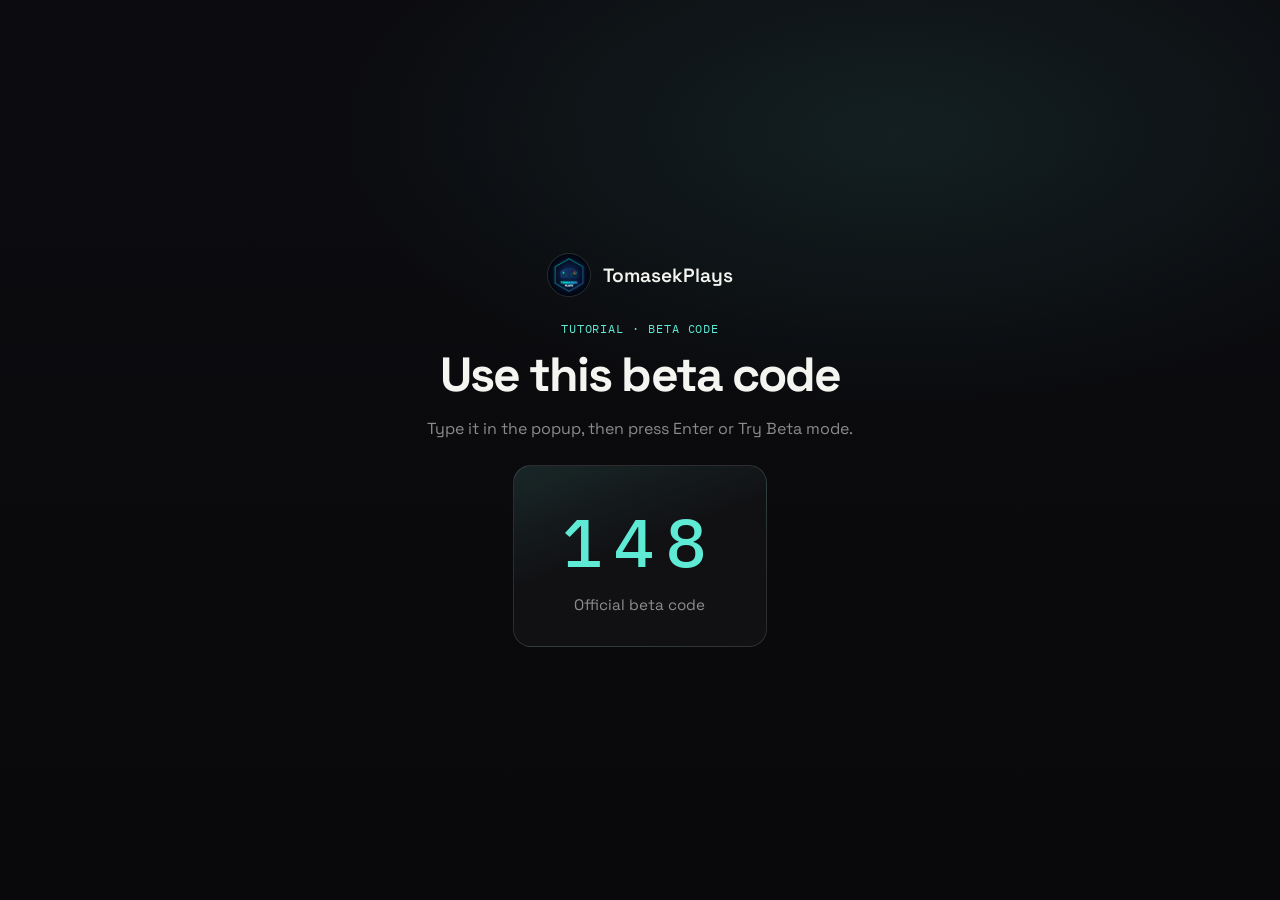
<file: videos/_shot_codes.html>
<!DOCTYPE html>
<html lang="en"><head><meta charset="UTF-8" />
<link href="https://fonts.googleapis.com/css2?family=Space+Grotesk:wght@400;600;700&family=IBM+Plex+Mono:wght@400;500&display=swap" rel="stylesheet" />
<style>
:root { --bg:#09090b; --ink:#f4f4f0; --muted:rgba(244,244,240,.55); --accent:#5eead4; --line:rgba(244,244,240,.12); --elev:#111114; }
* { box-sizing:border-box; margin:0; padding:0; }
body { font-family:Space Grotesk,system-ui,sans-serif; background:var(--bg); color:var(--ink); min-height:100vh; display:grid; place-items:center;
  background-image: radial-gradient(ellipse 80% 55% at 70% 15%, rgba(94,234,212,.09), transparent 55%), linear-gradient(180deg,#0c0c10,var(--bg)); }
.wrap { width:min(900px,92vw); text-align:center; }
.brand { display:inline-flex; gap:.75rem; align-items:center; font-weight:600; font-size:1.2rem; margin-bottom:1.5rem; }
.brand img { width:44px; height:44px; border-radius:50%; border:1px solid var(--line); object-fit:cover; }
.chip { font-family:IBM Plex Mono,monospace; font-size:.72rem; letter-spacing:.08em; text-transform:uppercase; color:var(--accent); margin-bottom:.5rem; }
h1 { font-size:clamp(2rem,4vw,3rem); letter-spacing:-.04em; margin-bottom:.75rem; }
p { color:var(--muted); line-height:1.5; margin-bottom:1.5rem; }
.card { display:inline-block; border:1px solid var(--line); background:linear-gradient(160deg,rgba(94,234,212,.1),transparent 45%), var(--elev);
  border-radius:18px; padding:2rem 3rem; }
.card .n { font-family:IBM Plex Mono,monospace; font-size:4.2rem; letter-spacing:.18em; color:var(--accent); font-weight:500; }
.card .l { margin-top:.6rem; color:var(--muted); font-size:.95rem; }
</style></head><body>
<div class="wrap">
  <div class="brand"><img src="../logo.png" alt="" /> TomasekPlays</div>
  <div class="chip">Tutorial · Beta code</div>
  <h1>Use this beta code</h1>
  <p>Type it in the popup, then press Enter or Try Beta mode.</p>
  <div class="card"><div class="n">148</div><div class="l">Official beta code</div></div>
</div>
</body></html>
</file>
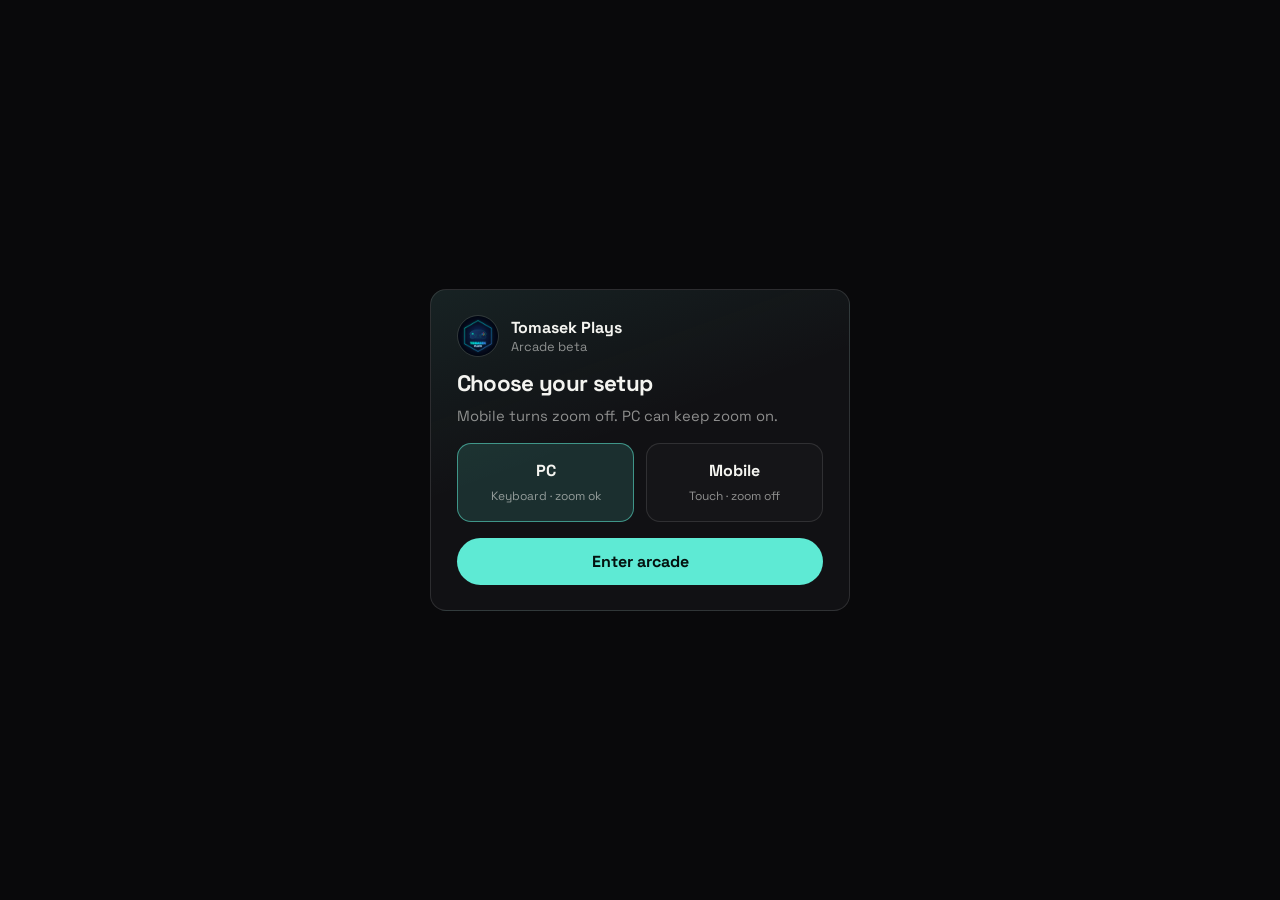
<file: videos/_shot_device.html>
<!DOCTYPE html>
<html lang="en"><head><meta charset="UTF-8" />
<link href="https://fonts.googleapis.com/css2?family=Space+Grotesk:wght@400;600;700&family=IBM+Plex+Mono:wght@400;500&display=swap" rel="stylesheet" />
<style>
:root{--bg:#09090b;--elev:#111114;--ink:#f4f4f0;--muted:rgba(244,244,240,.55);--line:rgba(244,244,240,.12);--accent:#5eead4;--font:Space Grotesk,system-ui,sans-serif}
*{box-sizing:border-box;margin:0;padding:0}body{font-family:var(--font);background:var(--bg);color:var(--ink);min-height:100vh;display:grid;place-items:center;
background-image:radial-gradient(ellipse 80% 50% at 70% 10%,rgba(94,234,212,.1),transparent 55%),#09090b}
.card{width:min(420px,92vw);padding:1.6rem;border-radius:16px;border:1px solid var(--line);background:linear-gradient(160deg,rgba(94,234,212,.08),transparent 45%),var(--elev)}
h1{font-size:1.4rem;letter-spacing:-.03em;margin:.2rem 0 .4rem}p{color:var(--muted);font-size:.92rem;line-height:1.5;margin-bottom:1rem}
.devs{display:grid;grid-template-columns:1fr 1fr;gap:.7rem;margin-bottom:1rem}
.dev{padding:1rem .7rem;border-radius:14px;border:1px solid var(--line);background:rgba(255,255,255,.02);text-align:center}
.dev.on{border-color:rgba(94,234,212,.55);background:rgba(94,234,212,.14)}
.dev strong{display:block;margin-bottom:.2rem}.dev span{color:var(--muted);font-size:.75rem}
.btn{display:flex;justify-content:center;border:none;border-radius:999px;padding:.8rem 1.1rem;font-weight:700;background:var(--accent);color:#04120f;width:100%}
.brand{display:flex;gap:.75rem;align-items:center;margin-bottom:.75rem}
.brand img{width:42px;height:42px;border-radius:50%;border:1px solid var(--line);object-fit:cover}
</style></head><body>
<div class="card">
  <div class="brand"><img src="../logo.png" alt="" /><div><strong>Tomasek Plays</strong><div style="color:var(--muted);font-size:.8rem">Arcade beta</div></div></div>
  <h1>Choose your setup</h1>
  <p>Mobile turns zoom off. PC can keep zoom on.</p>
  <div class="devs">
    <div class="dev on"><strong>PC</strong><span>Keyboard · zoom ok</span></div>
    <div class="dev"><strong>Mobile</strong><span>Touch · zoom off</span></div>
  </div>
  <div class="btn">Enter arcade</div>
</div>
</body></html>
</file>
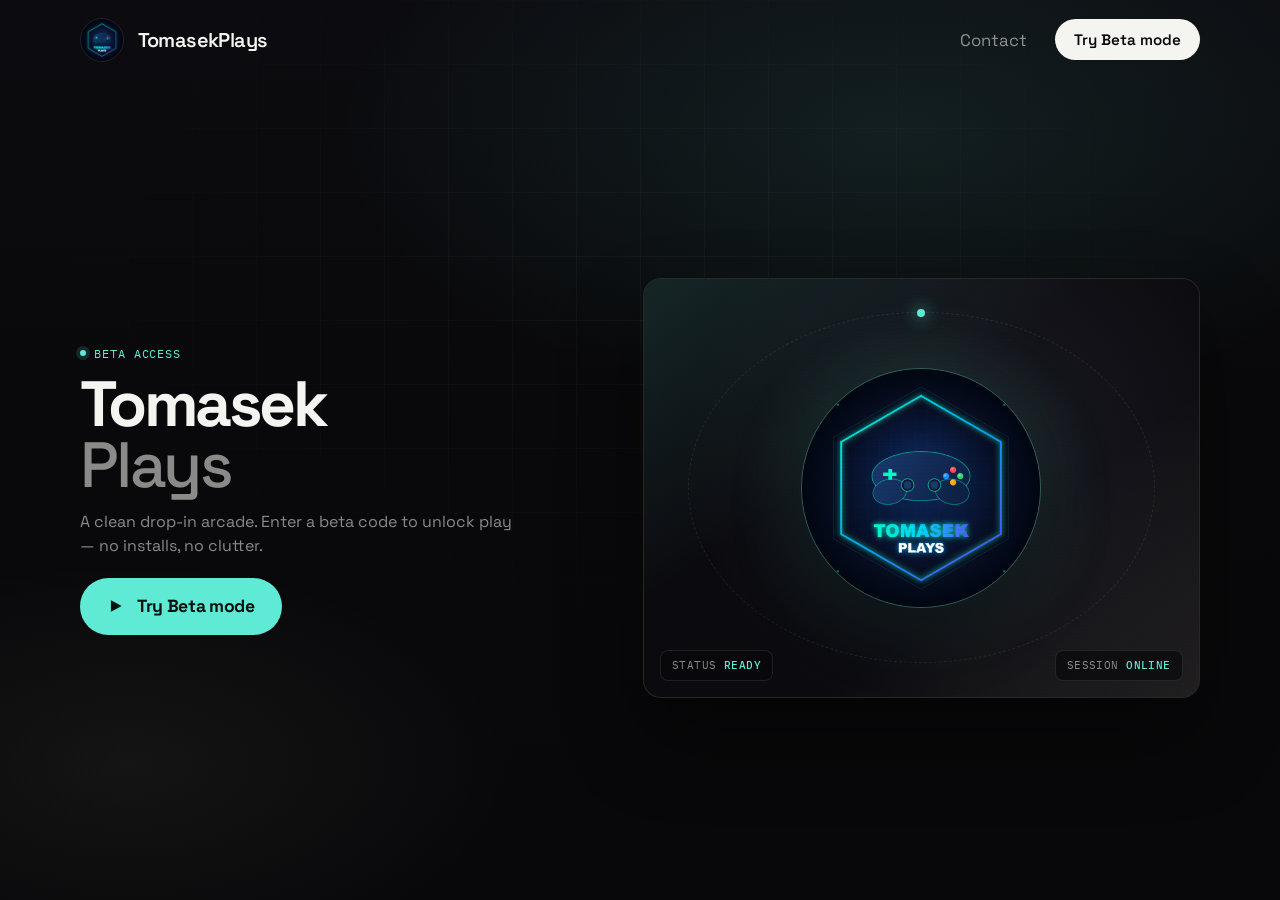
<file: videos/_shot_home.html>
<!DOCTYPE html>
<html lang="en">
<head>
  <meta charset="UTF-8" />
  <meta name="viewport" content="width=device-width, initial-scale=1.0" />
  <title>TomasekPlays</title>
  <meta name="description" content="Tomasek Plays — jump in and play. Instant games, zero setup." />
  <link rel="icon" href="../logo.png" type="image/png" />
  <link rel="preconnect" href="https://fonts.googleapis.com" />
  <link rel="preconnect" href="https://fonts.gstatic.com" crossorigin />
  <link href="https://fonts.googleapis.com/css2?family=Space+Grotesk:wght@400;500;600;700&family=IBM+Plex+Mono:wght@400;500&display=swap" rel="stylesheet" />
  <style>
    :root {
      --bg: #09090b;
      --bg-elevated: #111114;
      --ink: #f4f4f0;
      --muted: rgba(244, 244, 240, 0.55);
      --line: rgba(244, 244, 240, 0.1);
      --accent: #5eead4;
      --accent-dim: rgba(94, 234, 212, 0.14);
      --warm: #e8d5b7;
      --radius: 12px;
      --font: "Space Grotesk", system-ui, sans-serif;
      --mono: "IBM Plex Mono", ui-monospace, monospace;
    }

    * { box-sizing: border-box; margin: 0; padding: 0; }

    html, body {
      height: 100%;
      overflow: hidden;
    }

    body {
      font-family: var(--font);
      background: var(--bg);
      color: var(--ink);
      -webkit-font-smoothing: antialiased;
    }

    a { color: inherit; text-decoration: none; }

    /* Atmosphere */
    .atmosphere {
      position: fixed;
      inset: 0;
      pointer-events: none;
      z-index: 0;
      background:
        radial-gradient(ellipse 80% 55% at 70% 15%, rgba(94, 234, 212, 0.09), transparent 55%),
        radial-gradient(ellipse 60% 45% at 10% 85%, rgba(232, 213, 183, 0.06), transparent 50%),
        linear-gradient(180deg, #0c0c10 0%, var(--bg) 45%, #08080a 100%);
    }

    .grid-fade {
      position: fixed;
      inset: 0;
      pointer-events: none;
      z-index: 0;
      opacity: 0.35;
      background-image:
        linear-gradient(var(--line) 1px, transparent 1px),
        linear-gradient(90deg, var(--line) 1px, transparent 1px);
      background-size: 64px 64px;
      mask-image: radial-gradient(ellipse 70% 60% at 50% 30%, black 10%, transparent 70%);
      animation: gridDrift 28s linear infinite;
    }

    @keyframes gridDrift {
      from { background-position: 0 0, 0 0; }
      to { background-position: 0 64px, 64px 0; }
    }

    .wrap {
      position: relative;
      z-index: 1;
      width: min(1120px, calc(100% - 2.5rem));
      margin-inline: auto;
      height: 100%;
      display: flex;
      flex-direction: column;
    }

    main {
      flex: 1;
      min-height: 0;
      display: flex;
      flex-direction: column;
    }

    /* Nav */
    .nav {
      display: flex;
      align-items: center;
      justify-content: space-between;
      padding: 1.1rem 0;
      flex-shrink: 0;
      animation: rise 0.7s ease both;
    }

    .brand {
      display: inline-flex;
      align-items: center;
      gap: 0.85rem;
      font-weight: 600;
      letter-spacing: -0.03em;
      font-size: 1.25rem;
    }

    .brand img {
      width: 44px;
      height: 44px;
      border-radius: 50%;
      object-fit: cover;
      border: 1px solid var(--line);
      display: block;
      transition: transform 0.2s ease, box-shadow 0.2s ease;
    }

    .brand .yt-logo:hover img {
      transform: scale(1.06);
      box-shadow: 0 0 0 3px var(--accent-dim);
    }

    .nav-links {
      display: flex;
      align-items: center;
      gap: 1.75rem;
      font-size: 1.05rem;
      color: var(--muted);
    }

    .nav-links a:hover { color: var(--ink); }

    .nav-cta {
      display: inline-flex;
      align-items: center;
      gap: 0.45rem;
      padding: 0.7rem 1.2rem;
      border-radius: 999px;
      background: var(--ink);
      color: var(--bg);
      font-weight: 600;
      font-size: 0.95rem;
      border: none;
      cursor: pointer;
      font-family: inherit;
      transition: transform 0.2s ease, opacity 0.2s ease;
    }

    .nav-cta:hover { transform: translateY(-1px); opacity: 0.92; }

    button.btn-play {
      border: none;
      cursor: pointer;
      font-family: inherit;
    }

    /* Hero — one composition, one screen */
    .hero {
      flex: 1;
      min-height: 0;
      display: grid;
      grid-template-columns: 1fr 1.05fr;
      gap: 2rem;
      align-items: center;
      padding: 0.5rem 0 0.75rem;
    }

    .hero-copy {
      animation: rise 0.85s 0.08s ease both;
    }

    .eyebrow {
      display: inline-flex;
      align-items: center;
      gap: 0.5rem;
      font-family: var(--mono);
      font-size: 0.72rem;
      letter-spacing: 0.08em;
      text-transform: uppercase;
      color: var(--accent);
      margin-bottom: 0.85rem;
    }

    .eyebrow::before {
      content: "";
      width: 6px;
      height: 6px;
      border-radius: 50%;
      background: var(--accent);
      box-shadow: 0 0 0 4px var(--accent-dim);
      animation: pulseDot 2.2s ease-in-out infinite;
    }

    @keyframes pulseDot {
      0%, 100% { transform: scale(1); opacity: 1; }
      50% { transform: scale(0.85); opacity: 0.7; }
    }

    .brand-hero {
      font-size: clamp(2.4rem, 5.5vw, 4rem);
      font-weight: 700;
      letter-spacing: -0.055em;
      line-height: 0.95;
      margin-bottom: 0.85rem;
    }

    .brand-hero span {
      display: block;
      color: var(--muted);
      font-weight: 500;
      letter-spacing: -0.04em;
    }

    .lede {
      max-width: 28rem;
      font-size: 1rem;
      line-height: 1.5;
      color: var(--muted);
      margin-bottom: 1.25rem;
    }

    .cta-row {
      display: flex;
      flex-wrap: wrap;
      gap: 0.75rem;
      align-items: center;
    }

    .btn-play {
      display: inline-flex;
      align-items: center;
      gap: 0.65rem;
      padding: 0.9rem 1.35rem;
      border-radius: 999px;
      background: var(--accent);
      color: #04120f;
      font-weight: 700;
      font-size: 0.95rem;
      letter-spacing: -0.02em;
      transition: transform 0.2s ease, box-shadow 0.2s ease;
      box-shadow: 0 0 0 0 rgba(94, 234, 212, 0.35);
      animation: ctaGlow 3s ease-in-out infinite;
    }

    .cta-row .btn-play {
      padding: 1.1rem 1.7rem;
      font-size: 1.1rem;
      gap: 0.75rem;
    }

    .cta-row .btn-play svg { width: 18px; height: 18px; }

    .btn-play:hover {
      transform: translateY(-2px) scale(1.02);
      box-shadow: 0 12px 40px rgba(94, 234, 212, 0.25);
    }

    .btn-play svg { width: 16px; height: 16px; }

    @keyframes ctaGlow {
      0%, 100% { box-shadow: 0 0 0 0 rgba(94, 234, 212, 0.25); }
      50% { box-shadow: 0 0 0 8px rgba(94, 234, 212, 0); }
    }

    .btn-ghost {
      display: inline-flex;
      align-items: center;
      padding: 0.9rem 1.15rem;
      border-radius: 999px;
      border: 1px solid var(--line);
      background: transparent;
      color: var(--muted);
      font-size: 0.9rem;
      cursor: pointer;
      font-family: inherit;
      transition: color 0.2s ease, border-color 0.2s ease, background 0.2s ease;
    }

    .btn-ghost:hover {
      color: var(--ink);
      border-color: rgba(244, 244, 240, 0.25);
      background: rgba(255, 255, 255, 0.03);
    }

    .btn-cancel {
      display: inline-flex;
      align-items: center;
      justify-content: center;
      padding: 0.9rem 1.15rem;
      border-radius: 999px;
      border: 1px solid var(--line);
      background: rgba(255, 255, 255, 0.04);
      color: var(--muted);
      font-size: 0.9rem;
      font-weight: 500;
      cursor: pointer;
      font-family: inherit;
      transition: color 0.2s ease, border-color 0.2s ease, background 0.2s ease;
    }

    .btn-cancel:hover {
      color: var(--ink);
      background: rgba(255, 255, 255, 0.08);
    }

    .nav-link-btn {
      border: none;
      background: transparent;
      color: var(--muted);
      font: inherit;
      font-size: inherit;
      cursor: pointer;
      padding: 0;
    }

    .nav-link-btn:hover { color: var(--ink); }

    /* Visual stage */
    .hero-stage {
      position: relative;
      animation: rise 1s 0.18s ease both;
      isolation: isolate;
      min-height: 0;
      display: flex;
      align-items: center;
    }

    .hero-stage .stage-frame { width: 100%; }

    .stage-frame {
      position: relative;
      border-radius: 18px;
      overflow: hidden;
      border: 1px solid var(--line);
      background: var(--bg-elevated);
      height: min(52vh, 420px);
      max-height: 100%;
      aspect-ratio: auto;
      box-shadow:
        0 0 0 1px rgba(255, 255, 255, 0.03) inset,
        0 40px 80px rgba(0, 0, 0, 0.45);
    }

    .stage-bg {
      position: absolute;
      inset: 0;
      background:
        linear-gradient(145deg, rgba(94, 234, 212, 0.12), transparent 40%),
        linear-gradient(320deg, rgba(232, 213, 183, 0.1), transparent 35%),
        radial-gradient(circle at 60% 40%, #1a1a22 0%, #0b0b0f 70%);
    }

    .stage-scan {
      position: absolute;
      inset: 0;
      background: repeating-linear-gradient(
        0deg,
        transparent,
        transparent 3px,
        rgba(0, 0, 0, 0.08) 3px,
        rgba(0, 0, 0, 0.08) 4px
      );
      opacity: 0.4;
      pointer-events: none;
    }

    .logo-orb {
      position: absolute;
      top: 50%;
      left: 50%;
      width: min(58%, 240px);
      aspect-ratio: 1;
      transform: translate(-50%, -50%);
      border-radius: 50%;
      overflow: hidden;
      border: 1px solid rgba(94, 234, 212, 0.35);
      box-shadow:
        0 20px 60px rgba(0, 0, 0, 0.5),
        0 0 80px rgba(94, 234, 212, 0.2);
      animation: floatLogo 5.5s ease-in-out infinite;
    }

    .logo-orb img {
      width: 100%;
      height: 100%;
      object-fit: cover;
      display: block;
    }

    @keyframes floatLogo {
      0%, 100% { transform: translate(-50%, -50%); }
      50% { transform: translate(-50%, calc(-50% - 10px)); }
    }

    .hud {
      position: absolute;
      left: 1rem;
      right: 1rem;
      bottom: 1rem;
      display: flex;
      justify-content: space-between;
      gap: 0.75rem;
      font-family: var(--mono);
      font-size: 0.68rem;
      color: var(--muted);
      letter-spacing: 0.04em;
      text-transform: uppercase;
    }

    .hud-chip {
      padding: 0.45rem 0.7rem;
      border-radius: 8px;
      background: rgba(9, 9, 11, 0.65);
      border: 1px solid var(--line);
      backdrop-filter: blur(8px);
    }

    .hud-chip strong {
      color: var(--accent);
      font-weight: 500;
    }

    .orbit {
      position: absolute;
      inset: 8%;
      border: 1px dashed rgba(244, 244, 240, 0.08);
      border-radius: 50%;
      animation: spin 40s linear infinite;
      pointer-events: none;
    }

    .orbit::after {
      content: "";
      position: absolute;
      top: -4px;
      left: 50%;
      width: 8px;
      height: 8px;
      margin-left: -4px;
      border-radius: 50%;
      background: var(--accent);
      box-shadow: 0 0 16px var(--accent);
    }

    @keyframes spin {
      to { transform: rotate(360deg); }
    }

    .contact-email {
      display: flex;
      align-items: center;
      justify-content: space-between;
      gap: 0.75rem;
      flex-wrap: wrap;
      padding: 0.85rem 1rem;
      border-radius: 10px;
      border: 1px solid var(--line);
      background: rgba(0, 0, 0, 0.35);
      margin-bottom: 1rem;
      font-family: var(--mono);
      font-size: 0.85rem;
      color: var(--accent);
      word-break: break-all;
    }

    .copy-status {
      min-height: 1.2rem;
      margin-bottom: 0.75rem;
      font-size: 0.85rem;
      color: var(--accent);
    }

    @keyframes rise {
      from { opacity: 0; transform: translateY(16px); }
      to { opacity: 1; transform: translateY(0); }
    }

    @media (max-width: 860px) {
      html, body { overflow: auto; height: auto; min-height: 100%; }

      .wrap { height: auto; min-height: 100dvh; }

      .hero {
        grid-template-columns: 1fr;
        gap: 1.25rem;
        padding: 0.75rem 0;
      }

      .brand-hero { font-size: clamp(2.2rem, 10vw, 3rem); }

      .stage-frame { height: min(38vh, 280px); width: 100%; }
    }

    /* Beta gate */
    .beta-overlay {
      position: fixed;
      inset: 0;
      z-index: 100;
      display: flex;
      align-items: center;
      justify-content: center;
      padding: 1.25rem;
      background: rgba(5, 5, 8, 0.72);
      backdrop-filter: blur(10px);
      opacity: 0;
      visibility: hidden;
      pointer-events: none;
      transition: opacity 0.35s ease, visibility 0.35s ease;
    }

    .beta-overlay.open {
      opacity: 1;
      visibility: visible;
      pointer-events: auto;
    }

    .beta-modal {
      width: min(420px, 100%);
      padding: 1.75rem;
      border-radius: 16px;
      border: 1px solid var(--line);
      background: linear-gradient(160deg, rgba(94, 234, 212, 0.08), transparent 42%), var(--bg-elevated);
      box-shadow: 0 30px 80px rgba(0, 0, 0, 0.55);
      transform: translateY(18px) scale(0.94);
      opacity: 0;
      transition: transform 0.45s cubic-bezier(0.22, 1, 0.36, 1), opacity 0.35s ease, border-color 0.3s ease, box-shadow 0.3s ease;
    }

    .beta-overlay.open .beta-modal {
      transform: translateY(0) scale(1);
      opacity: 1;
    }

    .beta-modal.shake {
      animation: modalShake 0.45s ease;
    }

    .beta-modal.unlock {
      animation: modalUnlock 0.85s cubic-bezier(0.22, 1, 0.36, 1) forwards;
      border-color: rgba(94, 234, 212, 0.65);
      box-shadow: 0 0 0 1px rgba(94, 234, 212, 0.25), 0 30px 80px rgba(94, 234, 212, 0.2);
    }

    @keyframes modalShake {
      0%, 100% { transform: translateX(0); }
      20% { transform: translateX(-8px); }
      40% { transform: translateX(8px); }
      60% { transform: translateX(-6px); }
      80% { transform: translateX(4px); }
    }

    @keyframes modalUnlock {
      0% { transform: scale(1); }
      35% { transform: scale(1.04); }
      70% { transform: scale(0.98); opacity: 1; }
      100% { transform: scale(1.08); opacity: 0; }
    }

    .beta-overlay.closing {
      opacity: 0;
      transition: opacity 0.4s ease;
    }

    .beta-modal h2 {
      font-size: 1.35rem;
      letter-spacing: -0.03em;
      margin-bottom: 0.4rem;
    }

    .beta-modal > p {
      color: var(--muted);
      font-size: 0.92rem;
      line-height: 1.5;
      margin-bottom: 1.25rem;
    }

    .beta-fields {
      display: grid;
      gap: 0.75rem;
      margin-bottom: 1rem;
    }

    .beta-fields label {
      display: grid;
      gap: 0.35rem;
      font-family: var(--mono);
      font-size: 0.68rem;
      letter-spacing: 0.06em;
      text-transform: uppercase;
      color: var(--muted);
    }

    .beta-fields input {
      width: 100%;
      padding: 0.75rem 0.85rem;
      border-radius: 10px;
      border: 1px solid var(--line);
      background: rgba(0, 0, 0, 0.35);
      color: var(--ink);
      font-family: var(--mono);
      font-size: 1rem;
      letter-spacing: 0.12em;
      outline: none;
      transition: border-color 0.2s ease, box-shadow 0.2s ease, background 0.3s ease;
    }

    .beta-fields input:focus {
      border-color: rgba(94, 234, 212, 0.55);
      box-shadow: 0 0 0 3px var(--accent-dim);
    }

    .beta-fields input.ok {
      border-color: rgba(94, 234, 212, 0.8);
      background: rgba(94, 234, 212, 0.12);
      box-shadow: 0 0 0 4px var(--accent-dim);
      animation: codePulse 0.7s ease;
    }

    @keyframes codePulse {
      0% { transform: scale(1); }
      40% { transform: scale(1.03); }
      100% { transform: scale(1); }
    }

    .beta-error {
      min-height: 1.2rem;
      margin-bottom: 0.85rem;
      font-size: 0.85rem;
      color: #f87171;
    }

    .beta-error.ok-msg {
      color: var(--accent);
    }

    .beta-actions {
      display: flex;
      gap: 0.65rem;
      flex-wrap: wrap;
    }

    .beta-actions .btn-play,
    .beta-actions .btn-cancel {
      flex: 1;
      justify-content: center;
      min-width: 120px;
    }

    /* Fullscreen unlock flash after correct code */
    .unlock-flash {
      position: fixed;
      inset: 0;
      z-index: 120;
      pointer-events: none;
      opacity: 0;
      background:
        radial-gradient(circle at 50% 45%, rgba(94, 234, 212, 0.35), transparent 55%),
        rgba(9, 9, 11, 0.55);
    }

    .unlock-flash.go {
      animation: unlockFlash 0.9s ease forwards;
    }

    @keyframes unlockFlash {
      0% { opacity: 0; transform: scale(1.05); }
      35% { opacity: 1; transform: scale(1); }
      100% { opacity: 0; transform: scale(0.98); }
    }

    .unlock-badge {
      position: fixed;
      left: 50%;
      top: 46%;
      z-index: 121;
      transform: translate(-50%, -40%) scale(0.8);
      opacity: 0;
      pointer-events: none;
      font-family: var(--mono);
      font-size: 0.85rem;
      letter-spacing: 0.12em;
      text-transform: uppercase;
      color: var(--accent);
      padding: 0.85rem 1.25rem;
      border-radius: 999px;
      border: 1px solid rgba(94, 234, 212, 0.45);
      background: rgba(9, 9, 11, 0.85);
      box-shadow: 0 0 40px rgba(94, 234, 212, 0.25);
    }

    .unlock-badge.go {
      animation: unlockBadge 0.9s cubic-bezier(0.22, 1, 0.36, 1) forwards;
    }

    @keyframes unlockBadge {
      0% { opacity: 0; transform: translate(-50%, -40%) scale(0.8); }
      40% { opacity: 1; transform: translate(-50%, -50%) scale(1.05); }
      100% { opacity: 0; transform: translate(-50%, -60%) scale(1); }
    }
  </style>

<style id="shotFix">
  *, *::before, *::after { animation: none !important; transition: none !important; }
  .hero-copy, .hero-stage, .nav, .brand-hero, .lede, .btn-play, .cta-row { opacity: 1 !important; transform: none !important; }
  html, body { overflow: hidden !important; height: 100% !important; }
</style>
</head>
<body>
  <div class="atmosphere" aria-hidden="true"></div>
  <div class="grid-fade" aria-hidden="true"></div>

  <div class="wrap">
    <header class="nav">
      <div class="brand">
        <a class="yt-logo" href="https://www.youtube.com/@TomasekPlays" target="_blank" rel="noopener noreferrer" title="TomasekPlays on YouTube">
          <img src="../logo.png" alt="TomasekPlays YouTube" width="44" height="44" />
        </a>
        <a href="index.html">TomasekPlays</a>
      </div>
      <nav class="nav-links" aria-label="Primary">
        <button type="button" class="nav-link-btn" onclick="openContact()">Contact</button>
        <button type="button" class="nav-cta" onclick="openBetaGate()">Try Beta mode</button>
      </nav>
    </header>

    <main>
      <section class="hero" aria-labelledby="brand-title">
        <div class="hero-copy">
          <p class="eyebrow">Beta access</p>
          <h1 class="brand-hero" id="brand-title">
            Tomasek
            <span>Plays</span>
          </h1>
          <p class="lede">
            A clean drop-in arcade. Enter a beta code to unlock play — no installs, no clutter.
          </p>
          <div class="cta-row">
            <button type="button" class="btn-play" onclick="openBetaGate()">
              <svg viewBox="0 0 16 16" fill="currentColor" aria-hidden="true">
                <path d="M3.5 2.8v10.4L13 8 3.5 2.8z" />
              </svg>
              Try Beta mode
            </button>
          </div>
        </div>

        <div class="hero-stage" aria-hidden="true">
          <div class="stage-frame">
            <div class="stage-bg"></div>
            <div class="orbit"></div>
            <div class="logo-orb">
              <img src="../logo.png" alt="" />
            </div>
            <div class="stage-scan"></div>
            <div class="hud">
              <span class="hud-chip">status <strong>ready</strong></span>
              <span class="hud-chip">session <strong>online</strong></span>
            </div>
          </div>
        </div>
      </section>
    </main>
  </div>

  <div class="beta-overlay" id="betaGate" role="dialog" aria-modal="true" aria-labelledby="betaTitle">
    <div class="beta-modal" id="betaModal">
      <h2 id="betaTitle">Try Beta mode</h2>
      <p>Enter a beta code to unlock the games.</p>
      <form class="beta-fields" id="betaForm" autocomplete="off" onsubmit="return submitBeta(event)">
        <label>
          Beta code
          <input id="betaCode" name="code" inputmode="numeric" maxlength="8" placeholder="Enter code" required />
        </label>
        <p class="beta-error" id="betaError" aria-live="polite"></p>
        <div class="beta-actions">
          <button type="button" class="btn-cancel" onclick="closeBetaGate()">Cancel</button>
          <button type="submit" class="btn-play" id="betaSubmit">Try Beta mode</button>
        </div>
      </form>
    </div>
  </div>

  <div class="unlock-flash" id="unlockFlash" aria-hidden="true"></div>
  <div class="unlock-badge" id="unlockBadge" aria-hidden="true">Access unlocked</div>

  <div class="beta-overlay" id="contactGate" role="dialog" aria-modal="true" aria-labelledby="contactTitle">
    <div class="beta-modal">
      <h2 id="contactTitle">Contact</h2>
      <p>Business inquiries, collabs, or feedback.</p>
      <div class="contact-email" id="contactEmail">tomasekplays.business@outlook.com</div>
      <p class="copy-status" id="copyStatus" aria-live="polite"></p>
      <div class="beta-actions">
        <button type="button" class="btn-cancel" onclick="closeContact()">Close</button>
        <button type="button" class="btn-play" id="copyBtn" onclick="copyContactEmail()">Copy to clipboard</button>
      </div>
    </div>
  </div>

  <script>
    const BETA_CODES = ["4949", "148", "312"];
    const BETA_KEY = "tomasekBetaUnlocked";
    const CONTACT_EMAIL = "tomasekplays.business@outlook.com";
    let betaBusy = false;

    function openBetaGate() {
      if (betaBusy) return;
      if (sessionStorage.getItem(BETA_KEY) === "1") {
        playUnlockThenGo();
        return;
      }
      closeContact();
      const gate = document.getElementById("betaGate");
      const modal = document.getElementById("betaModal");
      const err = document.getElementById("betaError");
      const input = document.getElementById("betaCode");
      err.textContent = "";
      err.classList.remove("ok-msg");
      input.classList.remove("ok");
      input.value = "";
      modal.classList.remove("shake", "unlock");
      gate.classList.remove("closing");
      gate.classList.add("open");
      setTimeout(() => input.focus(), 280);
    }

    function closeBetaGate() {
      if (betaBusy) return;
      const gate = document.getElementById("betaGate");
      gate.classList.remove("open");
    }

    function openContact() {
      if (betaBusy) return;
      closeBetaGate();
      document.getElementById("copyStatus").textContent = "";
      document.getElementById("contactGate").classList.add("open");
    }

    function closeContact() {
      document.getElementById("contactGate").classList.remove("open");
    }

    async function copyContactEmail() {
      const status = document.getElementById("copyStatus");
      try {
        await navigator.clipboard.writeText(CONTACT_EMAIL);
        status.textContent = "Copied!";
      } catch (_) {
        const range = document.createRange();
        range.selectNodeContents(document.getElementById("contactEmail"));
        const sel = window.getSelection();
        sel.removeAllRanges();
        sel.addRange(range);
        status.textContent = "Select and copy the email above.";
      }
    }

    function playUnlockThenGo() {
      betaBusy = true;
      const gate = document.getElementById("betaGate");
      const modal = document.getElementById("betaModal");
      const flash = document.getElementById("unlockFlash");
      const badge = document.getElementById("unlockBadge");
      const err = document.getElementById("betaError");
      const input = document.getElementById("betaCode");

      err.textContent = "Code accepted — unlocking…";
      err.classList.add("ok-msg");
      input.classList.add("ok");
      input.blur();
      document.getElementById("betaSubmit").disabled = true;

      modal.classList.remove("shake");
      modal.classList.add("unlock");
      gate.classList.add("closing");
      flash.classList.add("go");
      badge.classList.add("go");

      setTimeout(() => {
        window.location.href = "../games.html";
      }, 900);
    }

    function submitBeta(event) {
      event.preventDefault();
      if (betaBusy) return false;

      const modal = document.getElementById("betaModal");
      const err = document.getElementById("betaError");
      const entered = document.getElementById("betaCode").value.trim();

      if (!BETA_CODES.includes(entered)) {
        err.textContent = "Wrong code. Try again.";
        err.classList.remove("ok-msg");
        modal.classList.remove("shake");
        void modal.offsetWidth;
        modal.classList.add("shake");
        return false;
      }

      sessionStorage.setItem(BETA_KEY, "1");
      playUnlockThenGo();
      return false;
    }

    document.getElementById("betaGate").addEventListener("click", (e) => {
      if (e.target.id === "betaGate") closeBetaGate();
    });

    document.getElementById("contactGate").addEventListener("click", (e) => {
      if (e.target.id === "contactGate") closeContact();
    });

    document.addEventListener("keydown", (e) => {
      if (e.key === "Escape" && !betaBusy) {
        closeBetaGate();
        closeContact();
      }
    });
  </script>
</body>
</html>
</file>
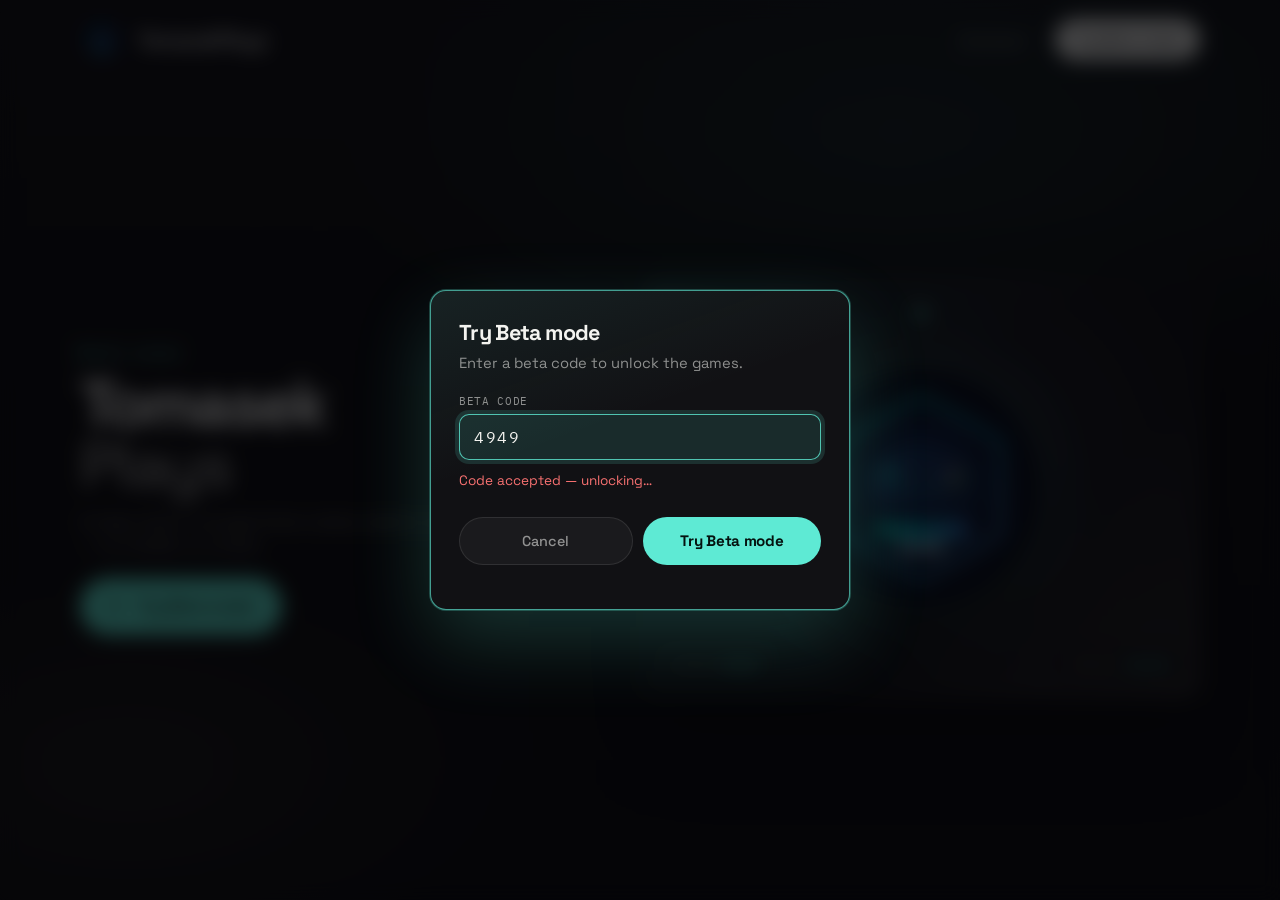
<file: videos/_shot_unlock.html>
<!DOCTYPE html>
<html lang="en">
<head>
  <meta charset="UTF-8" />
  <meta name="viewport" content="width=device-width, initial-scale=1.0" />
  <title>TomasekPlays</title>
  <meta name="description" content="Tomasek Plays — jump in and play. Instant games, zero setup." />
  <link rel="icon" href="../logo.png" type="image/png" />
  <link rel="preconnect" href="https://fonts.googleapis.com" />
  <link rel="preconnect" href="https://fonts.gstatic.com" crossorigin />
  <link href="https://fonts.googleapis.com/css2?family=Space+Grotesk:wght@400;500;600;700&family=IBM+Plex+Mono:wght@400;500&display=swap" rel="stylesheet" />
  <style>
    :root {
      --bg: #09090b;
      --bg-elevated: #111114;
      --ink: #f4f4f0;
      --muted: rgba(244, 244, 240, 0.55);
      --line: rgba(244, 244, 240, 0.1);
      --accent: #5eead4;
      --accent-dim: rgba(94, 234, 212, 0.14);
      --warm: #e8d5b7;
      --radius: 12px;
      --font: "Space Grotesk", system-ui, sans-serif;
      --mono: "IBM Plex Mono", ui-monospace, monospace;
    }

    * { box-sizing: border-box; margin: 0; padding: 0; }

    html, body {
      height: 100%;
      overflow: hidden;
    }

    body {
      font-family: var(--font);
      background: var(--bg);
      color: var(--ink);
      -webkit-font-smoothing: antialiased;
    }

    a { color: inherit; text-decoration: none; }

    /* Atmosphere */
    .atmosphere {
      position: fixed;
      inset: 0;
      pointer-events: none;
      z-index: 0;
      background:
        radial-gradient(ellipse 80% 55% at 70% 15%, rgba(94, 234, 212, 0.09), transparent 55%),
        radial-gradient(ellipse 60% 45% at 10% 85%, rgba(232, 213, 183, 0.06), transparent 50%),
        linear-gradient(180deg, #0c0c10 0%, var(--bg) 45%, #08080a 100%);
    }

    .grid-fade {
      position: fixed;
      inset: 0;
      pointer-events: none;
      z-index: 0;
      opacity: 0.35;
      background-image:
        linear-gradient(var(--line) 1px, transparent 1px),
        linear-gradient(90deg, var(--line) 1px, transparent 1px);
      background-size: 64px 64px;
      mask-image: radial-gradient(ellipse 70% 60% at 50% 30%, black 10%, transparent 70%);
      animation: gridDrift 28s linear infinite;
    }

    @keyframes gridDrift {
      from { background-position: 0 0, 0 0; }
      to { background-position: 0 64px, 64px 0; }
    }

    .wrap {
      position: relative;
      z-index: 1;
      width: min(1120px, calc(100% - 2.5rem));
      margin-inline: auto;
      height: 100%;
      display: flex;
      flex-direction: column;
    }

    main {
      flex: 1;
      min-height: 0;
      display: flex;
      flex-direction: column;
    }

    /* Nav */
    .nav {
      display: flex;
      align-items: center;
      justify-content: space-between;
      padding: 1.1rem 0;
      flex-shrink: 0;
      animation: rise 0.7s ease both;
    }

    .brand {
      display: inline-flex;
      align-items: center;
      gap: 0.85rem;
      font-weight: 600;
      letter-spacing: -0.03em;
      font-size: 1.25rem;
    }

    .brand img {
      width: 44px;
      height: 44px;
      border-radius: 50%;
      object-fit: cover;
      border: 1px solid var(--line);
      display: block;
      transition: transform 0.2s ease, box-shadow 0.2s ease;
    }

    .brand .yt-logo:hover img {
      transform: scale(1.06);
      box-shadow: 0 0 0 3px var(--accent-dim);
    }

    .nav-links {
      display: flex;
      align-items: center;
      gap: 1.75rem;
      font-size: 1.05rem;
      color: var(--muted);
    }

    .nav-links a:hover { color: var(--ink); }

    .nav-cta {
      display: inline-flex;
      align-items: center;
      gap: 0.45rem;
      padding: 0.7rem 1.2rem;
      border-radius: 999px;
      background: var(--ink);
      color: var(--bg);
      font-weight: 600;
      font-size: 0.95rem;
      border: none;
      cursor: pointer;
      font-family: inherit;
      transition: transform 0.2s ease, opacity 0.2s ease;
    }

    .nav-cta:hover { transform: translateY(-1px); opacity: 0.92; }

    button.btn-play {
      border: none;
      cursor: pointer;
      font-family: inherit;
    }

    /* Hero — one composition, one screen */
    .hero {
      flex: 1;
      min-height: 0;
      display: grid;
      grid-template-columns: 1fr 1.05fr;
      gap: 2rem;
      align-items: center;
      padding: 0.5rem 0 0.75rem;
    }

    .hero-copy {
      animation: rise 0.85s 0.08s ease both;
    }

    .eyebrow {
      display: inline-flex;
      align-items: center;
      gap: 0.5rem;
      font-family: var(--mono);
      font-size: 0.72rem;
      letter-spacing: 0.08em;
      text-transform: uppercase;
      color: var(--accent);
      margin-bottom: 0.85rem;
    }

    .eyebrow::before {
      content: "";
      width: 6px;
      height: 6px;
      border-radius: 50%;
      background: var(--accent);
      box-shadow: 0 0 0 4px var(--accent-dim);
      animation: pulseDot 2.2s ease-in-out infinite;
    }

    @keyframes pulseDot {
      0%, 100% { transform: scale(1); opacity: 1; }
      50% { transform: scale(0.85); opacity: 0.7; }
    }

    .brand-hero {
      font-size: clamp(2.4rem, 5.5vw, 4rem);
      font-weight: 700;
      letter-spacing: -0.055em;
      line-height: 0.95;
      margin-bottom: 0.85rem;
    }

    .brand-hero span {
      display: block;
      color: var(--muted);
      font-weight: 500;
      letter-spacing: -0.04em;
    }

    .lede {
      max-width: 28rem;
      font-size: 1rem;
      line-height: 1.5;
      color: var(--muted);
      margin-bottom: 1.25rem;
    }

    .cta-row {
      display: flex;
      flex-wrap: wrap;
      gap: 0.75rem;
      align-items: center;
    }

    .btn-play {
      display: inline-flex;
      align-items: center;
      gap: 0.65rem;
      padding: 0.9rem 1.35rem;
      border-radius: 999px;
      background: var(--accent);
      color: #04120f;
      font-weight: 700;
      font-size: 0.95rem;
      letter-spacing: -0.02em;
      transition: transform 0.2s ease, box-shadow 0.2s ease;
      box-shadow: 0 0 0 0 rgba(94, 234, 212, 0.35);
      animation: ctaGlow 3s ease-in-out infinite;
    }

    .cta-row .btn-play {
      padding: 1.1rem 1.7rem;
      font-size: 1.1rem;
      gap: 0.75rem;
    }

    .cta-row .btn-play svg { width: 18px; height: 18px; }

    .btn-play:hover {
      transform: translateY(-2px) scale(1.02);
      box-shadow: 0 12px 40px rgba(94, 234, 212, 0.25);
    }

    .btn-play svg { width: 16px; height: 16px; }

    @keyframes ctaGlow {
      0%, 100% { box-shadow: 0 0 0 0 rgba(94, 234, 212, 0.25); }
      50% { box-shadow: 0 0 0 8px rgba(94, 234, 212, 0); }
    }

    .btn-ghost {
      display: inline-flex;
      align-items: center;
      padding: 0.9rem 1.15rem;
      border-radius: 999px;
      border: 1px solid var(--line);
      background: transparent;
      color: var(--muted);
      font-size: 0.9rem;
      cursor: pointer;
      font-family: inherit;
      transition: color 0.2s ease, border-color 0.2s ease, background 0.2s ease;
    }

    .btn-ghost:hover {
      color: var(--ink);
      border-color: rgba(244, 244, 240, 0.25);
      background: rgba(255, 255, 255, 0.03);
    }

    .btn-cancel {
      display: inline-flex;
      align-items: center;
      justify-content: center;
      padding: 0.9rem 1.15rem;
      border-radius: 999px;
      border: 1px solid var(--line);
      background: rgba(255, 255, 255, 0.04);
      color: var(--muted);
      font-size: 0.9rem;
      font-weight: 500;
      cursor: pointer;
      font-family: inherit;
      transition: color 0.2s ease, border-color 0.2s ease, background 0.2s ease;
    }

    .btn-cancel:hover {
      color: var(--ink);
      background: rgba(255, 255, 255, 0.08);
    }

    .nav-link-btn {
      border: none;
      background: transparent;
      color: var(--muted);
      font: inherit;
      font-size: inherit;
      cursor: pointer;
      padding: 0;
    }

    .nav-link-btn:hover { color: var(--ink); }

    /* Visual stage */
    .hero-stage {
      position: relative;
      animation: rise 1s 0.18s ease both;
      isolation: isolate;
      min-height: 0;
      display: flex;
      align-items: center;
    }

    .hero-stage .stage-frame { width: 100%; }

    .stage-frame {
      position: relative;
      border-radius: 18px;
      overflow: hidden;
      border: 1px solid var(--line);
      background: var(--bg-elevated);
      height: min(52vh, 420px);
      max-height: 100%;
      aspect-ratio: auto;
      box-shadow:
        0 0 0 1px rgba(255, 255, 255, 0.03) inset,
        0 40px 80px rgba(0, 0, 0, 0.45);
    }

    .stage-bg {
      position: absolute;
      inset: 0;
      background:
        linear-gradient(145deg, rgba(94, 234, 212, 0.12), transparent 40%),
        linear-gradient(320deg, rgba(232, 213, 183, 0.1), transparent 35%),
        radial-gradient(circle at 60% 40%, #1a1a22 0%, #0b0b0f 70%);
    }

    .stage-scan {
      position: absolute;
      inset: 0;
      background: repeating-linear-gradient(
        0deg,
        transparent,
        transparent 3px,
        rgba(0, 0, 0, 0.08) 3px,
        rgba(0, 0, 0, 0.08) 4px
      );
      opacity: 0.4;
      pointer-events: none;
    }

    .logo-orb {
      position: absolute;
      top: 50%;
      left: 50%;
      width: min(58%, 240px);
      aspect-ratio: 1;
      transform: translate(-50%, -50%);
      border-radius: 50%;
      overflow: hidden;
      border: 1px solid rgba(94, 234, 212, 0.35);
      box-shadow:
        0 20px 60px rgba(0, 0, 0, 0.5),
        0 0 80px rgba(94, 234, 212, 0.2);
      animation: floatLogo 5.5s ease-in-out infinite;
    }

    .logo-orb img {
      width: 100%;
      height: 100%;
      object-fit: cover;
      display: block;
    }

    @keyframes floatLogo {
      0%, 100% { transform: translate(-50%, -50%); }
      50% { transform: translate(-50%, calc(-50% - 10px)); }
    }

    .hud {
      position: absolute;
      left: 1rem;
      right: 1rem;
      bottom: 1rem;
      display: flex;
      justify-content: space-between;
      gap: 0.75rem;
      font-family: var(--mono);
      font-size: 0.68rem;
      color: var(--muted);
      letter-spacing: 0.04em;
      text-transform: uppercase;
    }

    .hud-chip {
      padding: 0.45rem 0.7rem;
      border-radius: 8px;
      background: rgba(9, 9, 11, 0.65);
      border: 1px solid var(--line);
      backdrop-filter: blur(8px);
    }

    .hud-chip strong {
      color: var(--accent);
      font-weight: 500;
    }

    .orbit {
      position: absolute;
      inset: 8%;
      border: 1px dashed rgba(244, 244, 240, 0.08);
      border-radius: 50%;
      animation: spin 40s linear infinite;
      pointer-events: none;
    }

    .orbit::after {
      content: "";
      position: absolute;
      top: -4px;
      left: 50%;
      width: 8px;
      height: 8px;
      margin-left: -4px;
      border-radius: 50%;
      background: var(--accent);
      box-shadow: 0 0 16px var(--accent);
    }

    @keyframes spin {
      to { transform: rotate(360deg); }
    }

    .contact-email {
      display: flex;
      align-items: center;
      justify-content: space-between;
      gap: 0.75rem;
      flex-wrap: wrap;
      padding: 0.85rem 1rem;
      border-radius: 10px;
      border: 1px solid var(--line);
      background: rgba(0, 0, 0, 0.35);
      margin-bottom: 1rem;
      font-family: var(--mono);
      font-size: 0.85rem;
      color: var(--accent);
      word-break: break-all;
    }

    .copy-status {
      min-height: 1.2rem;
      margin-bottom: 0.75rem;
      font-size: 0.85rem;
      color: var(--accent);
    }

    @keyframes rise {
      from { opacity: 0; transform: translateY(16px); }
      to { opacity: 1; transform: translateY(0); }
    }

    @media (max-width: 860px) {
      html, body { overflow: auto; height: auto; min-height: 100%; }

      .wrap { height: auto; min-height: 100dvh; }

      .hero {
        grid-template-columns: 1fr;
        gap: 1.25rem;
        padding: 0.75rem 0;
      }

      .brand-hero { font-size: clamp(2.2rem, 10vw, 3rem); }

      .stage-frame { height: min(38vh, 280px); width: 100%; }
    }

    /* Beta gate */
    .beta-overlay {
      position: fixed;
      inset: 0;
      z-index: 100;
      display: flex;
      align-items: center;
      justify-content: center;
      padding: 1.25rem;
      background: rgba(5, 5, 8, 0.72);
      backdrop-filter: blur(10px);
      opacity: 0;
      visibility: hidden;
      pointer-events: none;
      transition: opacity 0.35s ease, visibility 0.35s ease;
    }

    .beta-overlay.open {
      opacity: 1;
      visibility: visible;
      pointer-events: auto;
    }

    .beta-modal {
      width: min(420px, 100%);
      padding: 1.75rem;
      border-radius: 16px;
      border: 1px solid var(--line);
      background: linear-gradient(160deg, rgba(94, 234, 212, 0.08), transparent 42%), var(--bg-elevated);
      box-shadow: 0 30px 80px rgba(0, 0, 0, 0.55);
      transform: translateY(18px) scale(0.94);
      opacity: 0;
      transition: transform 0.45s cubic-bezier(0.22, 1, 0.36, 1), opacity 0.35s ease, border-color 0.3s ease, box-shadow 0.3s ease;
    }

    .beta-overlay.open .beta-modal {
      transform: translateY(0) scale(1);
      opacity: 1;
    }

    .beta-modal.shake {
      animation: modalShake 0.45s ease;
    }

    .beta-modal.unlock {
      animation: modalUnlock 0.85s cubic-bezier(0.22, 1, 0.36, 1) forwards;
      border-color: rgba(94, 234, 212, 0.65);
      box-shadow: 0 0 0 1px rgba(94, 234, 212, 0.25), 0 30px 80px rgba(94, 234, 212, 0.2);
    }

    @keyframes modalShake {
      0%, 100% { transform: translateX(0); }
      20% { transform: translateX(-8px); }
      40% { transform: translateX(8px); }
      60% { transform: translateX(-6px); }
      80% { transform: translateX(4px); }
    }

    @keyframes modalUnlock {
      0% { transform: scale(1); }
      35% { transform: scale(1.04); }
      70% { transform: scale(0.98); opacity: 1; }
      100% { transform: scale(1.08); opacity: 0; }
    }

    .beta-overlay.closing {
      opacity: 0;
      transition: opacity 0.4s ease;
    }

    .beta-modal h2 {
      font-size: 1.35rem;
      letter-spacing: -0.03em;
      margin-bottom: 0.4rem;
    }

    .beta-modal > p {
      color: var(--muted);
      font-size: 0.92rem;
      line-height: 1.5;
      margin-bottom: 1.25rem;
    }

    .beta-fields {
      display: grid;
      gap: 0.75rem;
      margin-bottom: 1rem;
    }

    .beta-fields label {
      display: grid;
      gap: 0.35rem;
      font-family: var(--mono);
      font-size: 0.68rem;
      letter-spacing: 0.06em;
      text-transform: uppercase;
      color: var(--muted);
    }

    .beta-fields input {
      width: 100%;
      padding: 0.75rem 0.85rem;
      border-radius: 10px;
      border: 1px solid var(--line);
      background: rgba(0, 0, 0, 0.35);
      color: var(--ink);
      font-family: var(--mono);
      font-size: 1rem;
      letter-spacing: 0.12em;
      outline: none;
      transition: border-color 0.2s ease, box-shadow 0.2s ease, background 0.3s ease;
    }

    .beta-fields input:focus {
      border-color: rgba(94, 234, 212, 0.55);
      box-shadow: 0 0 0 3px var(--accent-dim);
    }

    .beta-fields input.ok {
      border-color: rgba(94, 234, 212, 0.8);
      background: rgba(94, 234, 212, 0.12);
      box-shadow: 0 0 0 4px var(--accent-dim);
      animation: codePulse 0.7s ease;
    }

    @keyframes codePulse {
      0% { transform: scale(1); }
      40% { transform: scale(1.03); }
      100% { transform: scale(1); }
    }

    .beta-error {
      min-height: 1.2rem;
      margin-bottom: 0.85rem;
      font-size: 0.85rem;
      color: #f87171;
    }

    .beta-error.ok-msg {
      color: var(--accent);
    }

    .beta-actions {
      display: flex;
      gap: 0.65rem;
      flex-wrap: wrap;
    }

    .beta-actions .btn-play,
    .beta-actions .btn-cancel {
      flex: 1;
      justify-content: center;
      min-width: 120px;
    }

    /* Fullscreen unlock flash after correct code */
    .unlock-flash {
      position: fixed;
      inset: 0;
      z-index: 120;
      pointer-events: none;
      opacity: 0;
      background:
        radial-gradient(circle at 50% 45%, rgba(94, 234, 212, 0.35), transparent 55%),
        rgba(9, 9, 11, 0.55);
    }

    .unlock-flash.go {
      animation: unlockFlash 0.9s ease forwards;
    }

    @keyframes unlockFlash {
      0% { opacity: 0; transform: scale(1.05); }
      35% { opacity: 1; transform: scale(1); }
      100% { opacity: 0; transform: scale(0.98); }
    }

    .unlock-badge {
      position: fixed;
      left: 50%;
      top: 46%;
      z-index: 121;
      transform: translate(-50%, -40%) scale(0.8);
      opacity: 0;
      pointer-events: none;
      font-family: var(--mono);
      font-size: 0.85rem;
      letter-spacing: 0.12em;
      text-transform: uppercase;
      color: var(--accent);
      padding: 0.85rem 1.25rem;
      border-radius: 999px;
      border: 1px solid rgba(94, 234, 212, 0.45);
      background: rgba(9, 9, 11, 0.85);
      box-shadow: 0 0 40px rgba(94, 234, 212, 0.25);
    }

    .unlock-badge.go {
      animation: unlockBadge 0.9s cubic-bezier(0.22, 1, 0.36, 1) forwards;
    }

    @keyframes unlockBadge {
      0% { opacity: 0; transform: translate(-50%, -40%) scale(0.8); }
      40% { opacity: 1; transform: translate(-50%, -50%) scale(1.05); }
      100% { opacity: 0; transform: translate(-50%, -60%) scale(1); }
    }
  </style>

<style id="shotFix">
  *, *::before, *::after { animation: none !important; transition: none !important; }
  .hero-copy, .hero-stage, .nav, .brand-hero, .lede, .btn-play, .cta-row { opacity: 1 !important; transform: none !important; }
  html, body { overflow: hidden !important; height: 100% !important; }
</style>
</head>
<body>
  <div class="atmosphere" aria-hidden="true"></div>
  <div class="grid-fade" aria-hidden="true"></div>

  <div class="wrap">
    <header class="nav">
      <div class="brand">
        <a class="yt-logo" href="https://www.youtube.com/@TomasekPlays" target="_blank" rel="noopener noreferrer" title="TomasekPlays on YouTube">
          <img src="../logo.png" alt="TomasekPlays YouTube" width="44" height="44" />
        </a>
        <a href="index.html">TomasekPlays</a>
      </div>
      <nav class="nav-links" aria-label="Primary">
        <button type="button" class="nav-link-btn" onclick="openContact()">Contact</button>
        <button type="button" class="nav-cta" onclick="openBetaGate()">Try Beta mode</button>
      </nav>
    </header>

    <main>
      <section class="hero" aria-labelledby="brand-title">
        <div class="hero-copy">
          <p class="eyebrow">Beta access</p>
          <h1 class="brand-hero" id="brand-title">
            Tomasek
            <span>Plays</span>
          </h1>
          <p class="lede">
            A clean drop-in arcade. Enter a beta code to unlock play — no installs, no clutter.
          </p>
          <div class="cta-row">
            <button type="button" class="btn-play" onclick="openBetaGate()">
              <svg viewBox="0 0 16 16" fill="currentColor" aria-hidden="true">
                <path d="M3.5 2.8v10.4L13 8 3.5 2.8z" />
              </svg>
              Try Beta mode
            </button>
          </div>
        </div>

        <div class="hero-stage" aria-hidden="true">
          <div class="stage-frame">
            <div class="stage-bg"></div>
            <div class="orbit"></div>
            <div class="logo-orb">
              <img src="../logo.png" alt="" />
            </div>
            <div class="stage-scan"></div>
            <div class="hud">
              <span class="hud-chip">status <strong>ready</strong></span>
              <span class="hud-chip">session <strong>online</strong></span>
            </div>
          </div>
        </div>
      </section>
    </main>
  </div>

  <div class="beta-overlay open" id="betaGate" role="dialog" aria-modal="true" aria-labelledby="betaTitle">
    <div class="beta-modal unlock" id="betaModal">
      <h2 id="betaTitle">Try Beta mode</h2>
      <p>Enter a beta code to unlock the games.</p>
      <form class="beta-fields" id="betaForm" autocomplete="off" onsubmit="return submitBeta(event)">
        <label>
          Beta code
          <input id="betaCode" name="code" inputmode="numeric" maxlength="8" placeholder="Enter code" required value="4949" class="ok" />
        </label>
        <p class="beta-error" id="betaError" class="ok-msg" aria-live="polite">Code accepted — unlocking…</p>
        <div class="beta-actions">
          <button type="button" class="btn-cancel" onclick="closeBetaGate()">Cancel</button>
          <button type="submit" class="btn-play" id="betaSubmit">Try Beta mode</button>
        </div>
      </form>
    </div>
  </div>

  <div class="unlock-flash" id="unlockFlash" aria-hidden="true"></div>
  <div class="unlock-badge" id="unlockBadge" aria-hidden="true">Access unlocked</div>

  <div class="beta-overlay" id="contactGate" role="dialog" aria-modal="true" aria-labelledby="contactTitle">
    <div class="beta-modal">
      <h2 id="contactTitle">Contact</h2>
      <p>Business inquiries, collabs, or feedback.</p>
      <div class="contact-email" id="contactEmail">tomasekplays.business@outlook.com</div>
      <p class="copy-status" id="copyStatus" aria-live="polite"></p>
      <div class="beta-actions">
        <button type="button" class="btn-cancel" onclick="closeContact()">Close</button>
        <button type="button" class="btn-play" id="copyBtn" onclick="copyContactEmail()">Copy to clipboard</button>
      </div>
    </div>
  </div>

  <script>
    const BETA_CODES = ["4949", "148", "312"];
    const BETA_KEY = "tomasekBetaUnlocked";
    const CONTACT_EMAIL = "tomasekplays.business@outlook.com";
    let betaBusy = false;

    function openBetaGate() {
      if (betaBusy) return;
      if (sessionStorage.getItem(BETA_KEY) === "1") {
        playUnlockThenGo();
        return;
      }
      closeContact();
      const gate = document.getElementById("betaGate");
      const modal = document.getElementById("betaModal");
      const err = document.getElementById("betaError");
      const input = document.getElementById("betaCode");
      err.textContent = "";
      err.classList.remove("ok-msg");
      input.classList.remove("ok");
      input.value = "";
      modal.classList.remove("shake", "unlock");
      gate.classList.remove("closing");
      gate.classList.add("open");
      setTimeout(() => input.focus(), 280);
    }

    function closeBetaGate() {
      if (betaBusy) return;
      const gate = document.getElementById("betaGate");
      gate.classList.remove("open");
    }

    function openContact() {
      if (betaBusy) return;
      closeBetaGate();
      document.getElementById("copyStatus").textContent = "";
      document.getElementById("contactGate").classList.add("open");
    }

    function closeContact() {
      document.getElementById("contactGate").classList.remove("open");
    }

    async function copyContactEmail() {
      const status = document.getElementById("copyStatus");
      try {
        await navigator.clipboard.writeText(CONTACT_EMAIL);
        status.textContent = "Copied!";
      } catch (_) {
        const range = document.createRange();
        range.selectNodeContents(document.getElementById("contactEmail"));
        const sel = window.getSelection();
        sel.removeAllRanges();
        sel.addRange(range);
        status.textContent = "Select and copy the email above.";
      }
    }

    function playUnlockThenGo() {
      betaBusy = true;
      const gate = document.getElementById("betaGate");
      const modal = document.getElementById("betaModal");
      const flash = document.getElementById("unlockFlash");
      const badge = document.getElementById("unlockBadge");
      const err = document.getElementById("betaError");
      const input = document.getElementById("betaCode");

      err.textContent = "Code accepted — unlocking…";
      err.classList.add("ok-msg");
      input.classList.add("ok");
      input.blur();
      document.getElementById("betaSubmit").disabled = true;

      modal.classList.remove("shake");
      modal.classList.add("unlock");
      gate.classList.add("closing");
      flash.classList.add("go");
      badge.classList.add("go");

      setTimeout(() => {
        window.location.href = "../games.html";
      }, 900);
    }

    function submitBeta(event) {
      event.preventDefault();
      if (betaBusy) return false;

      const modal = document.getElementById("betaModal");
      const err = document.getElementById("betaError");
      const entered = document.getElementById("betaCode").value.trim();

      if (!BETA_CODES.includes(entered)) {
        err.textContent = "Wrong code. Try again.";
        err.classList.remove("ok-msg");
        modal.classList.remove("shake");
        void modal.offsetWidth;
        modal.classList.add("shake");
        return false;
      }

      sessionStorage.setItem(BETA_KEY, "1");
      playUnlockThenGo();
      return false;
    }

    document.getElementById("betaGate").addEventListener("click", (e) => {
      if (e.target.id === "betaGate") closeBetaGate();
    });

    document.getElementById("contactGate").addEventListener("click", (e) => {
      if (e.target.id === "contactGate") closeContact();
    });

    document.addEventListener("keydown", (e) => {
      if (e.key === "Escape" && !betaBusy) {
        closeBetaGate();
        closeContact();
      }
    });
  </script>
</body>
</html>
</file>
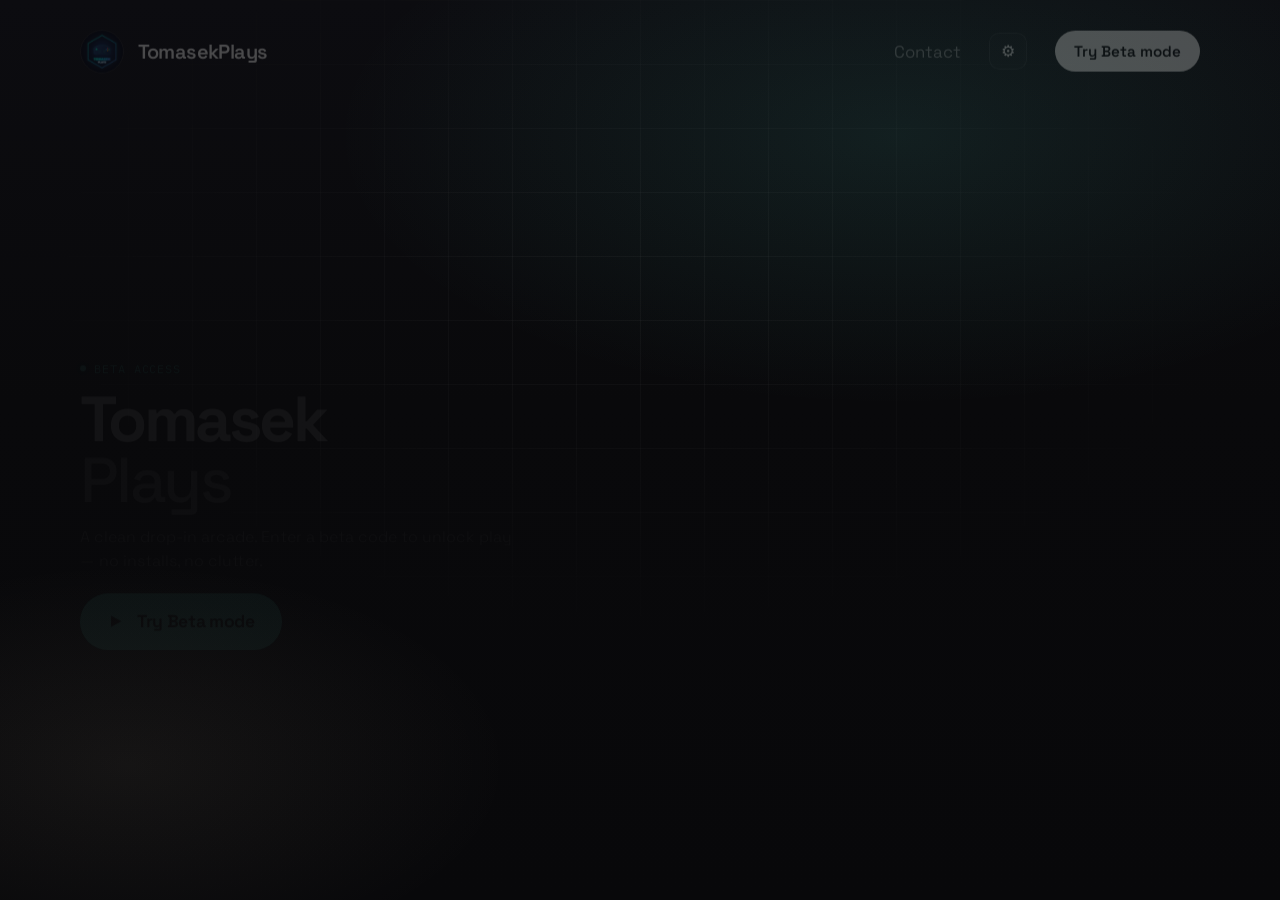
<file: videos/shot-home.html>
<!DOCTYPE html>
<html lang="en">
<head>
  <meta charset="UTF-8" />
  <meta http-equiv="refresh" content="0;url=../index.html" />
  <script>
    // Open index with screenshot flags via query — unused; we inline a frozen copy below.
  </script>
</head>
<body></body>
</html>
</file>
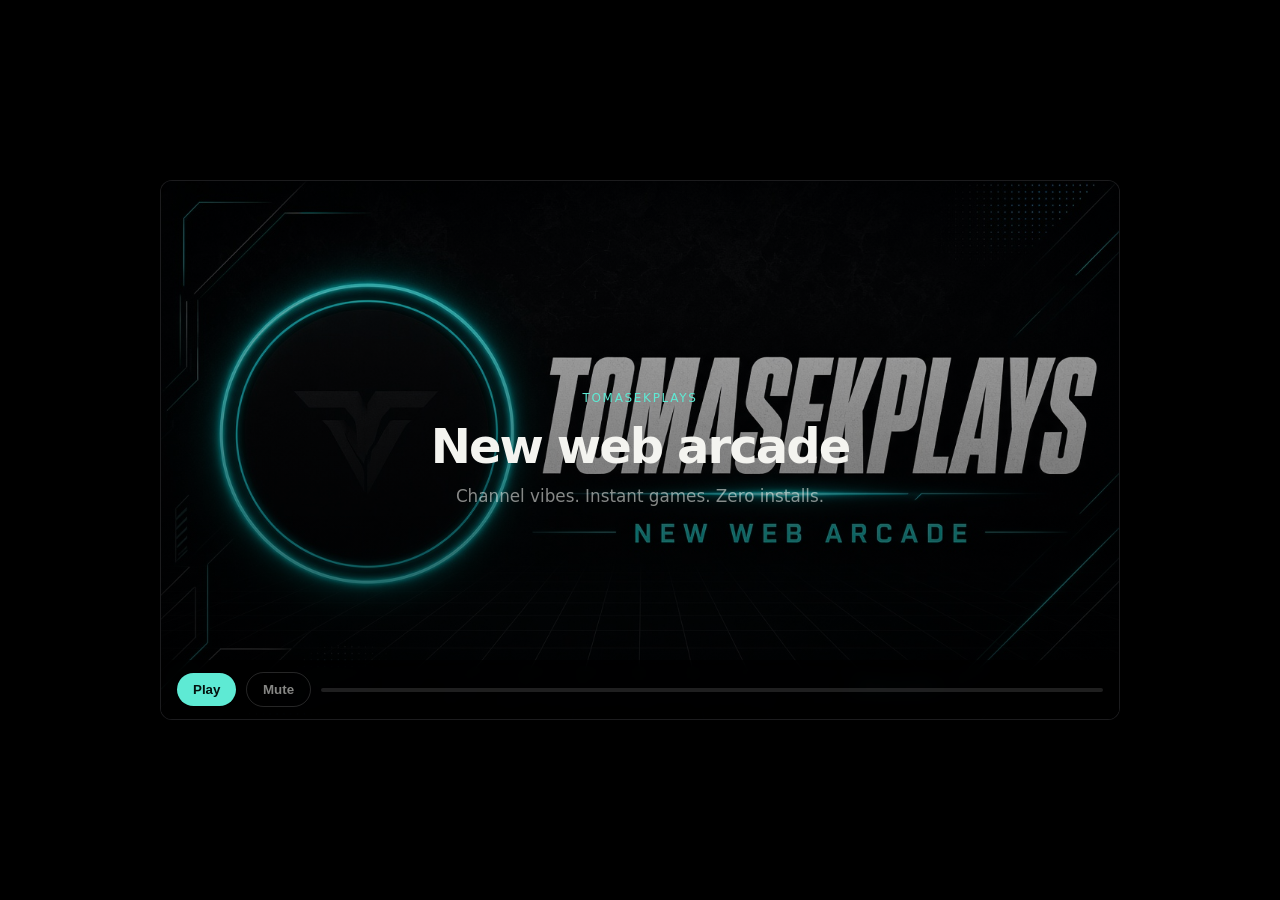
<file: videos/watch-promo.html>
<!DOCTYPE html>
<html lang="en">
<head>
  <meta charset="UTF-8" />
  <meta name="viewport" content="width=device-width, initial-scale=1" />
  <title>TomasekPlays · Promo</title>
  <style>
    :root { --bg:#09090b; --ink:#f4f4f0; --muted:rgba(244,244,240,.55); --accent:#5eead4; }
    * { box-sizing:border-box; margin:0; padding:0; }
    body { font-family:"Segoe UI",system-ui,sans-serif; background:#000; color:var(--ink); min-height:100vh; display:grid; place-items:center; }
    .stage { width:min(960px,100vw); aspect-ratio:16/9; position:relative; overflow:hidden; background:var(--bg); border:1px solid rgba(255,255,255,.08); border-radius:12px; }
    .slide { position:absolute; inset:0; opacity:0; transform:scale(1.04); transition:opacity .7s ease, transform 1.1s ease; background-size:cover; background-position:center; display:grid; place-items:center; text-align:center; padding:2rem; }
    .slide.on { opacity:1; transform:scale(1); }
    .slide::after { content:""; position:absolute; inset:0; background:linear-gradient(180deg,rgba(0,0,0,.25),rgba(0,0,0,.65)); }
    .copy { position:relative; z-index:1; max-width:34rem; }
    .eyebrow { font-size:.75rem; letter-spacing:.14em; text-transform:uppercase; color:var(--accent); margin-bottom:.8rem; }
    h1 { font-size:clamp(1.8rem,5vw,3rem); letter-spacing:-.04em; margin-bottom:.6rem; }
    p { color:var(--muted); font-size:1.05rem; line-height:1.5; }
    .logo { width:120px; height:120px; border-radius:50%; border:2px solid rgba(94,234,212,.5); margin:0 auto 1rem; object-fit:cover; box-shadow:0 0 40px rgba(94,234,212,.25); }
    .bar { position:absolute; left:0; right:0; bottom:0; z-index:2; display:flex; gap:.6rem; align-items:center; padding:.75rem 1rem; background:rgba(0,0,0,.55); backdrop-filter:blur(8px); }
    button { border:0; border-radius:999px; padding:.55rem 1rem; font-weight:700; cursor:pointer; }
    .play { background:var(--accent); color:#04120f; }
    .mute { background:transparent; color:var(--muted); border:1px solid rgba(255,255,255,.15); }
    .prog { flex:1; height:4px; background:rgba(255,255,255,.12); border-radius:99px; overflow:hidden; }
    .prog > i { display:block; height:100%; width:0; background:var(--accent); }
    a { color:var(--accent); }
  </style>
</head>
<body>
  <div>
    <div class="stage" id="stage">
      <div class="slide on" style="background-image:url('assets/promo-title.jpg')">
        <div class="copy"><div class="eyebrow">TomasekPlays</div><h1>New web arcade</h1><p>Channel vibes. Instant games. Zero installs.</p></div>
      </div>
      <div class="slide">
        <div class="copy"><img class="logo" src="assets/logo.png" alt="" /><div class="eyebrow">YouTube</div><h1>@TomasekPlays</h1><p>Subscribe for more — then jump into the web arcade.</p></div>
      </div>
      <div class="slide" style="background-image:url('assets/promo-arcade.jpg')">
        <div class="copy"><div class="eyebrow">Play on the web</div><h1>Arcade unlocked</h1><p>Flappy Duck, Pong, Tic Tac Toe and more — all in the browser.</p></div>
      </div>
      <div class="slide" style="background-image:url('assets/promo-outro.jpg')">
        <div class="copy"><div class="eyebrow">Outro</div><h1>Like · Subscribe · Play</h1><p><a href="../index.html">Open the website</a> · <a href="https://www.youtube.com/@TomasekPlays" target="_blank" rel="noopener">YouTube</a></p></div>
      </div>
      <div class="bar">
        <button class="play" id="btn" type="button">Play</button>
        <button class="mute" id="mute" type="button">Mute</button>
        <div class="prog"><i id="prog"></i></div>
      </div>
    </div>
  </div>
  <script>
    const slides = [...document.querySelectorAll(".slide")];
    const dur = 4500;
    let i = 0, timer = null, t0 = 0, ac = null, nodes = [], muted = false, playing = false;

    function musicStart() {
      if (ac) return;
      ac = new (window.AudioContext || window.webkitAudioContext)();
      const master = ac.createGain();
      master.gain.value = muted ? 0 : 0.08;
      master.connect(ac.destination);
      const notes = [220, 261.63, 329.63, 392, 329.63, 261.63];
      notes.forEach((f, idx) => {
        const o = ac.createOscillator();
        const g = ac.createGain();
        o.type = "sine";
        o.frequency.value = f;
        g.gain.value = 0.0001;
        o.connect(g); g.connect(master);
        o.start();
        nodes.push({ o, g, f, idx });
      });
      const pulse = () => {
        if (!playing || !ac) return;
        const now = ac.currentTime;
        const n = nodes[Math.floor(now * 1.6) % nodes.length];
        n.g.gain.cancelScheduledValues(now);
        n.g.gain.setValueAtTime(0.0001, now);
        n.g.gain.linearRampToValueAtTime(0.35, now + 0.05);
        n.g.gain.exponentialRampToValueAtTime(0.0001, now + 0.55);
        setTimeout(pulse, 380);
      };
      pulse();
      musicStart.master = master;
    }

    function show(n) {
      slides.forEach((s, k) => s.classList.toggle("on", k === n));
      i = n;
      t0 = performance.now();
    }

    function tick(now) {
      if (!playing) return;
      const p = Math.min(1, (now - t0) / dur);
      document.getElementById("prog").style.width = ((i + p) / slides.length * 100) + "%";
      if (p >= 1) {
        if (i < slides.length - 1) show(i + 1);
        else { playing = false; document.getElementById("btn").textContent = "Replay"; return; }
      }
      requestAnimationFrame(tick);
    }

    document.getElementById("btn").onclick = async () => {
      musicStart();
      if (ac.state === "suspended") await ac.resume();
      playing = true;
      document.getElementById("btn").textContent = "Playing…";
      show(0);
      requestAnimationFrame(tick);
    };
    document.getElementById("mute").onclick = () => {
      muted = !muted;
      if (musicStart.master) musicStart.master.gain.value = muted ? 0 : 0.08;
      document.getElementById("mute").textContent = muted ? "Unmute" : "Mute";
    };
  </script>
</body>
</html>
</file>
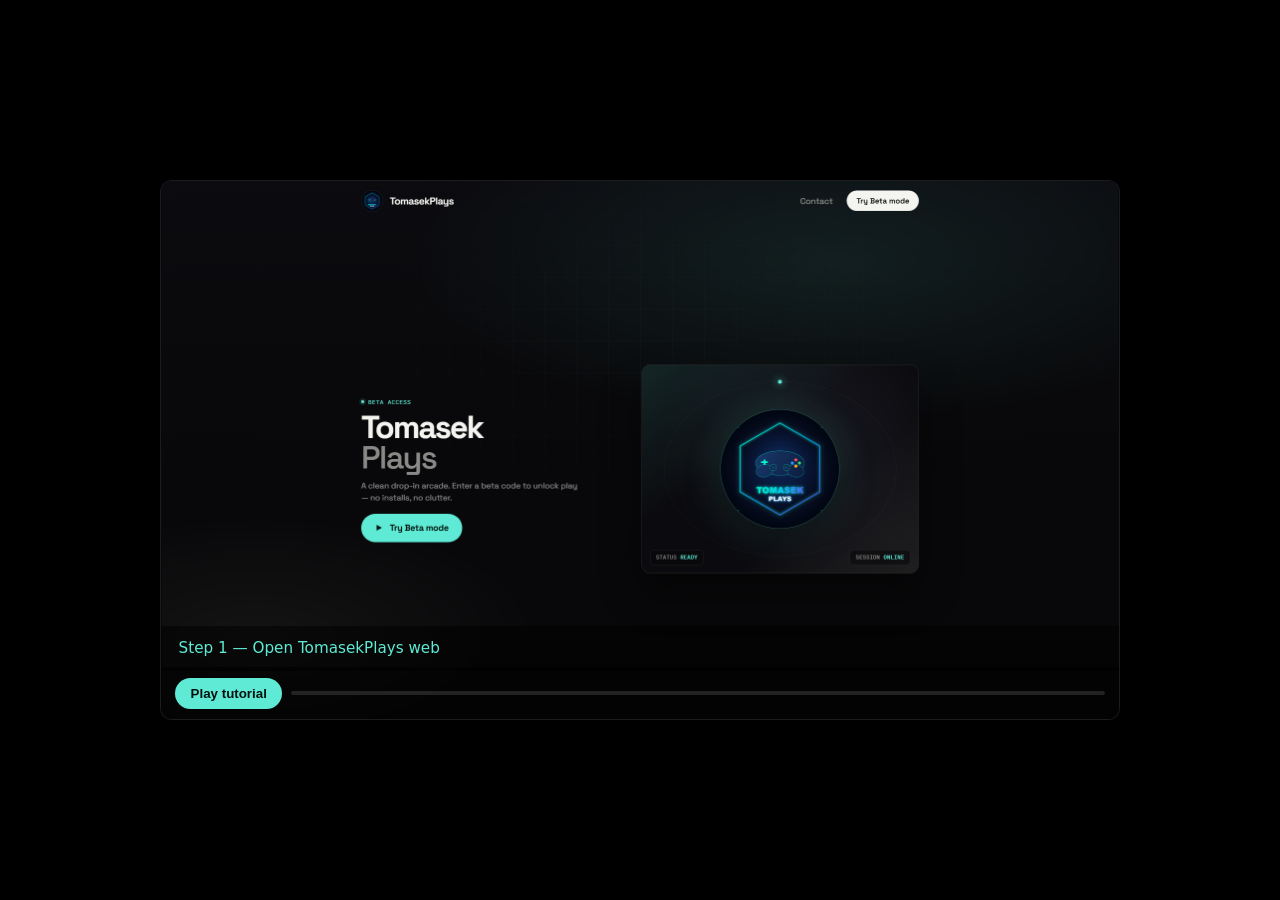
<file: videos/watch-tutorial.html>
<!DOCTYPE html>
<html lang="en">
<head>
  <meta charset="UTF-8" />
  <meta name="viewport" content="width=device-width, initial-scale=1" />
  <title>Beta tutorial · TomasekPlays</title>
  <style>
    :root { --accent:#5eead4; --muted:rgba(244,244,240,.6); }
    * { box-sizing:border-box; margin:0; padding:0; }
    body { background:#000; color:#f4f4f0; min-height:100vh; display:grid; place-items:center; font-family:Segoe UI,system-ui,sans-serif; }
    .stage { width:min(960px,100vw); aspect-ratio:16/9; position:relative; overflow:hidden; border-radius:12px; border:1px solid rgba(255,255,255,.08); background:#09090b; }
    .slide { position:absolute; inset:0; opacity:0; transition:opacity .55s ease; background:#09090b center/contain no-repeat; }
    .slide.on { opacity:1; }
    .cap { position:absolute; left:0; right:0; bottom:48px; z-index:2; padding:.85rem 1.1rem; background:rgba(0,0,0,.55); color:var(--accent); font-size:.95rem; }
    .bar { position:absolute; left:0; right:0; bottom:0; z-index:3; display:flex; gap:.55rem; align-items:center; padding:.65rem .9rem; background:rgba(0,0,0,.65); }
    button { border:0; border-radius:999px; padding:.5rem .95rem; font-weight:700; cursor:pointer; }
    .play { background:var(--accent); color:#04120f; }
    .prog { flex:1; height:4px; background:rgba(255,255,255,.12); border-radius:99px; overflow:hidden; }
    .prog i { display:block; height:100%; width:0; background:var(--accent); }
    audio { display:none; }
  </style>
</head>
<body>
  <div class="stage" id="stage">
    <div class="slide on" style="background-image:url('assets/real-home.png')" data-c="Step 1 — Open TomasekPlays web"></div>
    <div class="slide" style="background-image:url('assets/real-beta.png')" data-c="Step 2 — Press Try Beta mode"></div>
    <div class="slide" style="background-image:url('assets/real-codes.png')" data-c="Step 3 — Beta code: 148"></div>
    <div class="slide" style="background-image:url('assets/real-code.png')" data-c="Step 4 — Type 148 · press Enter"></div>
    <div class="slide" style="background-image:url('assets/real-device.png')" data-c="Step 5 — Choose PC or Mobile"></div>
    <div class="slide" style="background-image:url('assets/real-arcade.png')" data-c="Step 6 — Pick a game and play"></div>
    <div class="cap" id="cap">Step 1 — Open TomasekPlays web</div>
    <div class="bar">
      <button class="play" id="btn" type="button">Play tutorial</button>
      <div class="prog"><i id="prog"></i></div>
    </div>
  </div>
  <audio id="bg" src="music/tutorial.mp3" loop></audio>
  <script>
    const slides=[...document.querySelectorAll('.slide')]; const dur=4500; let i=0,t0=0,playing=false;
    const bg=document.getElementById('bg');
    function show(n){ slides.forEach((s,k)=>s.classList.toggle('on',k===n)); document.getElementById('cap').textContent=slides[n].dataset.c; i=n; t0=performance.now(); }
    function tick(now){ if(!playing)return; const p=Math.min(1,(now-t0)/dur); document.getElementById('prog').style.width=((i+p)/slides.length*100)+'%'; if(p>=1){ if(i<slides.length-1) show(i+1); else { playing=false; bg.pause(); document.getElementById('btn').textContent='Replay'; return; } } requestAnimationFrame(tick); }
    document.getElementById('btn').onclick=async()=>{ playing=true; document.getElementById('btn').textContent='Playing…'; bg.currentTime=5; bg.volume=.55; await bg.play(); show(0); requestAnimationFrame(tick); };
  </script>
</body>
</html>
</file>
<file: season.css>
/* Seasonal themes (Christmas from 1 Dec 2026) */

body.theme-christmas {
  --bg: #07110e;
  --bg-elevated: #12241c;
  --ink: #f7f3ea;
  --muted: rgba(247, 243, 234, 0.6);
  --line: rgba(247, 243, 234, 0.14);
  --accent: #7dffb3;
  --accent-dim: rgba(125, 255, 179, 0.18);
  --warm: #ff6b6b;
}

body.theme-christmas .atmosphere,
body.theme-christmas .bg {
  background:
    radial-gradient(ellipse 55% 40% at 50% -5%, rgba(255, 215, 106, 0.12), transparent 55%),
    radial-gradient(ellipse 70% 50% at 85% 8%, rgba(255, 107, 107, 0.22), transparent 55%),
    radial-gradient(ellipse 55% 45% at 8% 88%, rgba(125, 255, 179, 0.16), transparent 50%),
    radial-gradient(ellipse 40% 30% at 70% 70%, rgba(126, 182, 255, 0.08), transparent 50%),
    linear-gradient(180deg, #10241c 0%, #0a1612 42%, #050c0a 100%) !important;
}

body.theme-christmas .grid-fade {
  opacity: 0.14;
}

body.theme-christmas .brand-hero,
body.theme-christmas .brand a,
body.theme-christmas h1 {
  text-shadow: 0 0 28px rgba(125, 255, 179, 0.22), 0 0 48px rgba(255, 107, 107, 0.1);
}

body.theme-christmas .nav-cta,
body.theme-christmas .btn-play,
body.theme-christmas .btn.btn-a {
  box-shadow: 0 0 0 1px rgba(125, 255, 179, 0.2), 0 10px 32px rgba(125, 255, 179, 0.12);
}

/* Continuous snowfall */
.xmas-snow {
  position: fixed;
  inset: 0;
  z-index: 40;
  pointer-events: none;
  overflow: hidden;
  opacity: 0;
  visibility: hidden;
  transition: opacity 0.6s ease;
}
.xmas-snow.on {
  opacity: 1;
  visibility: visible;
}
.xmas-snow i {
  position: absolute;
  top: -8%;
  width: var(--s, 4px);
  height: var(--s, 4px);
  border-radius: 50%;
  background: radial-gradient(circle at 30% 30%, #fff, rgba(255, 255, 255, 0.55));
  opacity: var(--o, 0.7);
  box-shadow: 0 0 6px rgba(255, 255, 255, 0.35);
  animation: xmasDrift var(--t, 14s) var(--d, 0s) linear infinite;
}
@keyframes xmasDrift {
  0% {
    transform: translate3d(0, -5vh, 0);
    opacity: 0;
  }
  8% { opacity: var(--o, 0.7); }
  100% {
    transform: translate3d(var(--x, 20px), 110vh, 0);
    opacity: 0.12;
  }
}

/* String lights along the top */
.xmas-lights {
  position: fixed;
  top: 0;
  left: 0;
  right: 0;
  z-index: 45;
  height: 28px;
  display: none;
  justify-content: space-evenly;
  align-items: flex-start;
  padding: 0 4vw;
  pointer-events: none;
}
.xmas-lights.on { display: flex; }
.xmas-lights::before {
  content: "";
  position: absolute;
  top: 8px;
  left: 2%;
  right: 2%;
  height: 2px;
  background: linear-gradient(90deg, transparent, rgba(247, 243, 234, 0.25), transparent);
}
.xmas-lights span {
  position: relative;
  width: 10px;
  height: 14px;
  margin-top: 4px;
  border-radius: 50% 50% 45% 45%;
  background: var(--c, #ff6b6b);
  box-shadow:
    0 0 8px var(--c, #ff6b6b),
    0 0 18px color-mix(in srgb, var(--c, #ff6b6b) 55%, transparent);
  animation: xmasBulb 1.6s ease-in-out infinite alternate;
  animation-delay: calc(var(--i, 0) * 0.12s);
}
.xmas-lights span::before {
  content: "";
  position: absolute;
  top: -5px;
  left: 50%;
  width: 4px;
  height: 6px;
  transform: translateX(-50%);
  background: #3a3a32;
  border-radius: 1px;
}
@keyframes xmasBulb {
  from { filter: brightness(0.75); opacity: 0.75; }
  to { filter: brightness(1.25); opacity: 1; }
}

@media (prefers-reduced-motion: reduce) {
  .xmas-snow i,
  .xmas-lights span {
    animation: none !important;
  }
  .xmas-snow i {
    opacity: 0.35;
    top: auto;
    bottom: 20%;
  }
}

.season-fx {
  position: fixed;
  inset: 0;
  z-index: 300;
  pointer-events: none;
  display: none;
  align-items: center;
  justify-content: center;
  background: rgba(5, 10, 8, 0.55);
  backdrop-filter: blur(6px);
}

.season-fx.on {
  display: flex;
  animation: seasonFade 2.8s ease forwards;
}

@keyframes seasonFade {
  0% { opacity: 0; }
  12% { opacity: 1; }
  70% { opacity: 1; }
  100% { opacity: 0; }
}

.season-fx .stage {
  position: relative;
  width: min(280px, 70vw);
  height: min(320px, 75vh);
  display: grid;
  place-items: center;
}

.season-fx .label {
  position: absolute;
  bottom: -2.2rem;
  left: 50%;
  transform: translateX(-50%);
  font-family: "IBM Plex Mono", ui-monospace, monospace;
  font-size: 0.75rem;
  letter-spacing: 0.08em;
  text-transform: uppercase;
  color: #7dffb3;
  white-space: nowrap;
}

/* Tree */
.xmas-tree {
  width: 0;
  height: 0;
  position: relative;
  filter: drop-shadow(0 0 24px rgba(125, 255, 179, 0.35));
  animation: treePop 0.7s cubic-bezier(0.22, 1, 0.36, 1) both;
}
.xmas-tree::before,
.xmas-tree::after,
.xmas-tree .mid {
  content: "";
  position: absolute;
  left: 50%;
  transform: translateX(-50%);
  width: 0;
  height: 0;
  border-left: 70px solid transparent;
  border-right: 70px solid transparent;
  border-bottom: 90px solid #1f8f5f;
}
.xmas-tree::before { top: 10px; border-left-width: 48px; border-right-width: 48px; border-bottom-width: 70px; border-bottom-color: #27a86f; }
.xmas-tree .mid { top: 55px; border-left-width: 62px; border-right-width: 62px; border-bottom-width: 82px; }
.xmas-tree::after { top: 105px; border-bottom-color: #187a52; }
.xmas-tree .trunk {
  position: absolute;
  left: 50%;
  bottom: -28px;
  transform: translateX(-50%);
  width: 22px;
  height: 28px;
  background: #6b3f24;
  border-radius: 3px;
}
.xmas-tree .star {
  position: absolute;
  top: -8px;
  left: 50%;
  transform: translateX(-50%);
  color: #ffd76a;
  font-size: 1.6rem;
  animation: twinkle 0.9s ease-in-out infinite alternate;
}

@keyframes treePop {
  from { transform: scale(0.2) translateY(40px); opacity: 0; }
  to { transform: scale(1) translateY(0); opacity: 1; }
}

@keyframes twinkle {
  from { filter: drop-shadow(0 0 2px #ffd76a); transform: translateX(-50%) scale(0.9); }
  to { filter: drop-shadow(0 0 14px #ffd76a); transform: translateX(-50%) scale(1.15); }
}

/* Snow burst */
.snow-burst { position: absolute; inset: 0; overflow: hidden; }
.snow-burst i {
  position: absolute;
  top: -10%;
  width: 6px;
  height: 6px;
  border-radius: 50%;
  background: #fff;
  opacity: 0.85;
  animation: snowFall linear forwards;
}
@keyframes snowFall {
  to { transform: translateY(110vh) rotate(220deg); opacity: 0.15; }
}

/* Gift */
.xmas-gift {
  width: 110px;
  height: 90px;
  background: #c94c4c;
  border-radius: 8px;
  position: relative;
  animation: giftBounce 0.8s cubic-bezier(0.22, 1, 0.36, 1) both;
  box-shadow: 0 18px 40px rgba(0,0,0,0.35);
}
.xmas-gift::before {
  content: "";
  position: absolute;
  left: 50%;
  top: 0;
  bottom: 0;
  width: 18px;
  transform: translateX(-50%);
  background: #ffd76a;
}
.xmas-gift::after {
  content: "";
  position: absolute;
  left: 0;
  right: 0;
  top: 36px;
  height: 18px;
  background: #ffd76a;
}
.xmas-gift .bow {
  position: absolute;
  top: -18px;
  left: 50%;
  transform: translateX(-50%);
  font-size: 1.8rem;
}
@keyframes giftBounce {
  0% { transform: translateY(60px) scale(0.4); opacity: 0; }
  60% { transform: translateY(-10px) scale(1.05); opacity: 1; }
  100% { transform: translateY(0) scale(1); }
}

/* Star burst */
.xmas-star {
  font-size: 5rem;
  color: #ffd76a;
  animation: starSpin 1.2s ease both;
  filter: drop-shadow(0 0 20px rgba(255, 215, 106, 0.7));
}
@keyframes starSpin {
  from { transform: scale(0.1) rotate(-120deg); opacity: 0; }
  to { transform: scale(1) rotate(0deg); opacity: 1; }
}

/* Owners daily gate */
.own-gate {
  position: fixed;
  inset: 0;
  z-index: 400;
  display: none;
  align-items: center;
  justify-content: center;
  padding: 1.25rem;
  background: rgba(5, 5, 8, 0.82);
  backdrop-filter: blur(12px);
}
.own-gate.on { display: flex; }
.own-gate .box {
  width: min(420px, 100%);
  padding: 1.75rem;
  border-radius: 16px;
  border: 1px solid rgba(244, 244, 240, 0.1);
  background: linear-gradient(160deg, rgba(125, 255, 179, 0.08), transparent 42%), #111114;
  box-shadow: 0 30px 80px rgba(0, 0, 0, 0.55);
}
.own-gate h2 { font-size: 1.35rem; letter-spacing: -0.03em; margin: 0 0 0.4rem; }
.own-gate p { color: rgba(244, 244, 240, 0.55); font-size: 0.92rem; margin: 0 0 1rem; line-height: 1.45; }
.own-gate label {
  display: grid;
  gap: 0.35rem;
  font-family: "IBM Plex Mono", ui-monospace, monospace;
  font-size: 0.68rem;
  letter-spacing: 0.06em;
  text-transform: uppercase;
  color: rgba(244, 244, 240, 0.55);
  margin-bottom: 0.75rem;
}
.own-gate input {
  padding: 0.75rem 0.85rem;
  border-radius: 10px;
  border: 1px solid rgba(244, 244, 240, 0.1);
  background: rgba(0, 0, 0, 0.35);
  color: #f4f4f0;
  font-size: 1rem;
  text-transform: uppercase;
}
.own-gate .err { min-height: 1.1rem; color: #f87171; font-size: 0.85rem; margin-bottom: 0.75rem; }
.own-gate button {
  width: 100%;
  padding: 0.8rem 1rem;
  border: none;
  border-radius: 999px;
  background: #f4f4f0;
  color: #09090b;
  font-weight: 600;
  font-size: 0.95rem;
  cursor: pointer;
}

/* Christmas early-redeem wait + countdown */
.xmas-wait {
  position: fixed;
  inset: 0;
  z-index: 420;
  display: none;
  align-items: center;
  justify-content: center;
  padding: 1.25rem;
  background: rgba(5, 10, 8, 0.82);
  backdrop-filter: blur(12px);
}
.xmas-wait.on { display: flex; }
.xmas-wait .box {
  width: min(440px, 100%);
  padding: 1.75rem 1.6rem 1.4rem;
  border-radius: 16px;
  border: 1px solid rgba(255, 107, 107, 0.28);
  background:
    radial-gradient(ellipse 70% 50% at 80% 0%, rgba(255, 107, 107, 0.14), transparent 55%),
    linear-gradient(165deg, #14201a 0%, #111114 55%, #0c0c10 100%);
  box-shadow: 0 30px 80px rgba(0, 0, 0, 0.55);
  text-align: center;
}
.xmas-wait h2 {
  font-size: 1.35rem;
  letter-spacing: -0.03em;
  margin: 0 0 0.4rem;
}
.xmas-wait .msg {
  color: #f87171;
  font-size: 0.95rem;
  margin: 0 0 1.15rem;
  line-height: 1.45;
}
.xmas-wait .timer {
  display: grid;
  grid-template-columns: repeat(4, 1fr);
  gap: 0.5rem;
  margin-bottom: 1.15rem;
}
.xmas-wait .unit {
  padding: 0.7rem 0.35rem;
  border-radius: 12px;
  border: 1px solid rgba(244, 244, 240, 0.1);
  background: rgba(0, 0, 0, 0.28);
}
.xmas-wait .unit b {
  display: block;
  font-size: clamp(1.2rem, 4vw, 1.55rem);
  letter-spacing: -0.03em;
  color: #7dffb3;
  font-variant-numeric: tabular-nums;
}
.xmas-wait .unit span {
  display: block;
  margin-top: 0.2rem;
  font-family: "IBM Plex Mono", ui-monospace, monospace;
  font-size: 0.62rem;
  letter-spacing: 0.08em;
  text-transform: uppercase;
  color: rgba(244, 244, 240, 0.5);
}
.xmas-wait .sub {
  color: rgba(244, 244, 240, 0.5);
  font-size: 0.82rem;
  margin: 0 0 1rem;
}
.xmas-wait button {
  width: 100%;
  padding: 0.8rem 1rem;
  border: none;
  border-radius: 999px;
  background: #f4f4f0;
  color: #09090b;
  font-weight: 600;
  font-size: 0.95rem;
  cursor: pointer;
  font-family: inherit;
}
</file>
